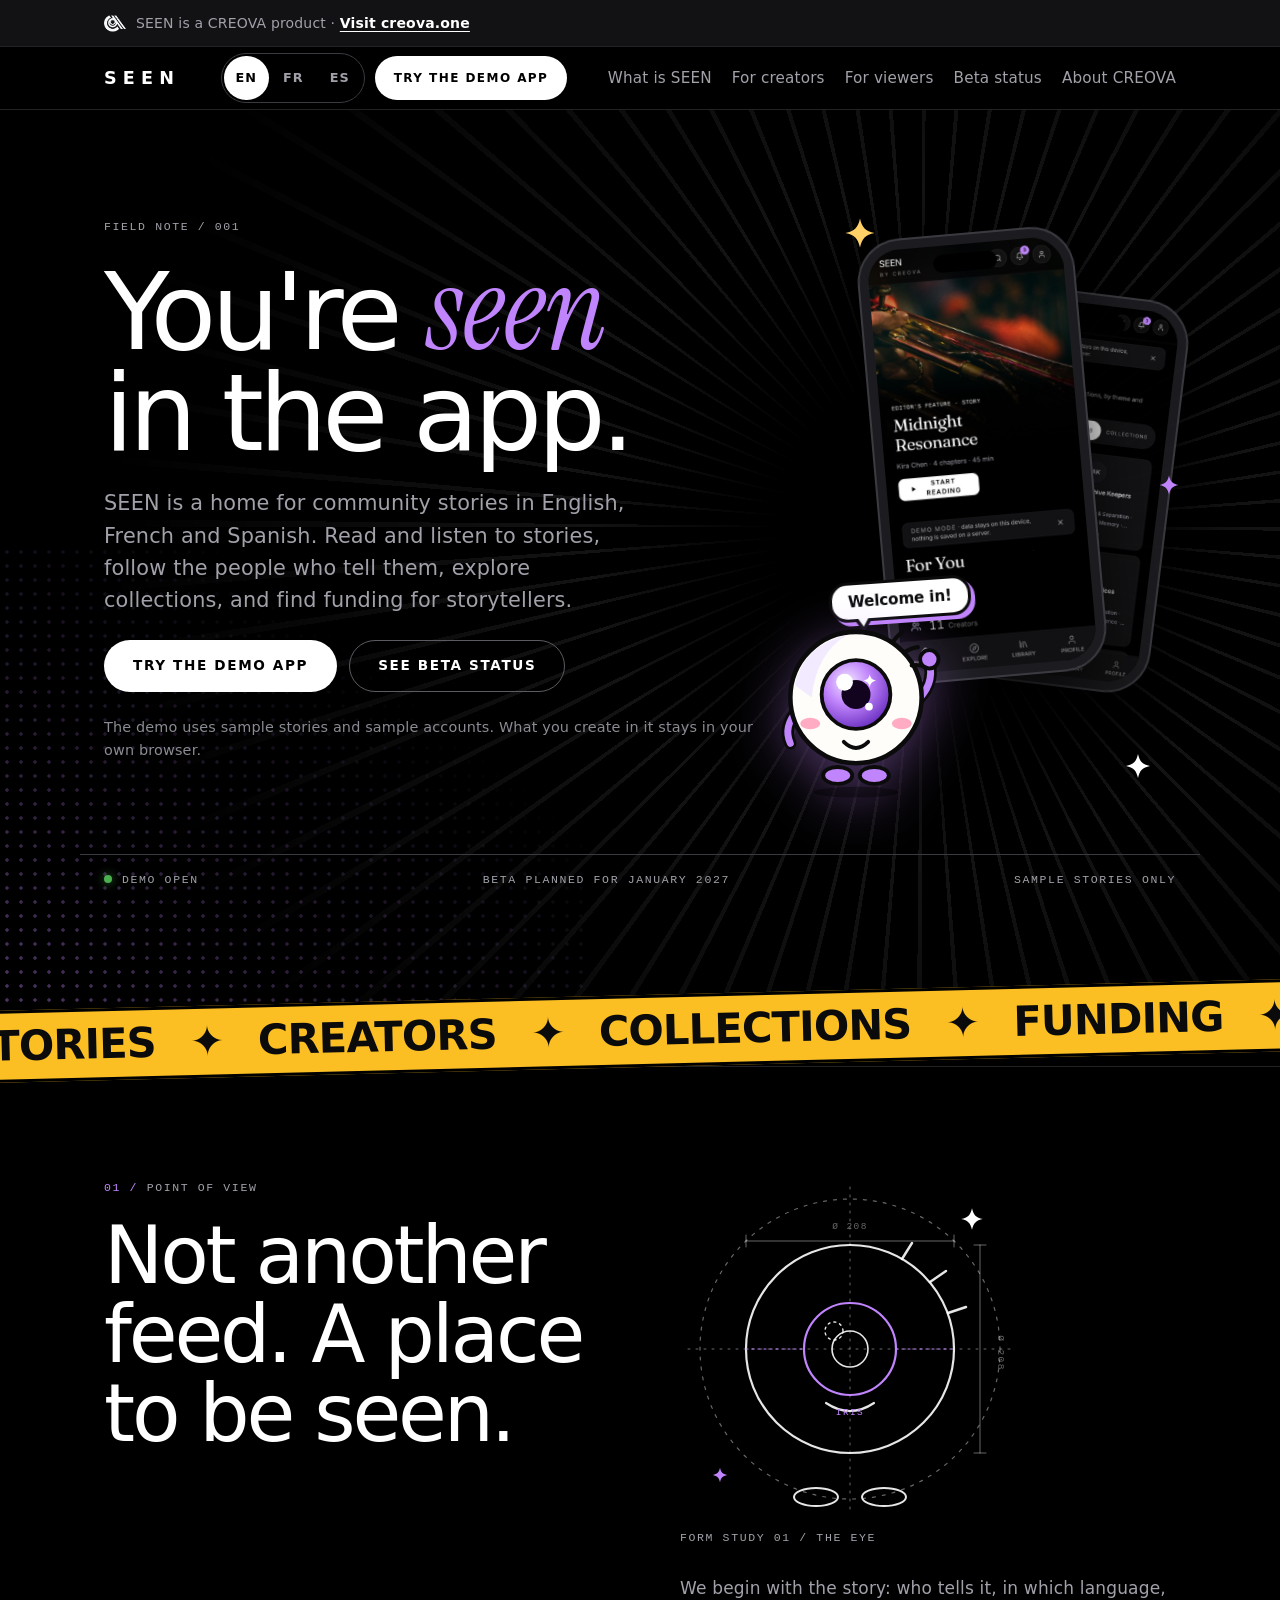
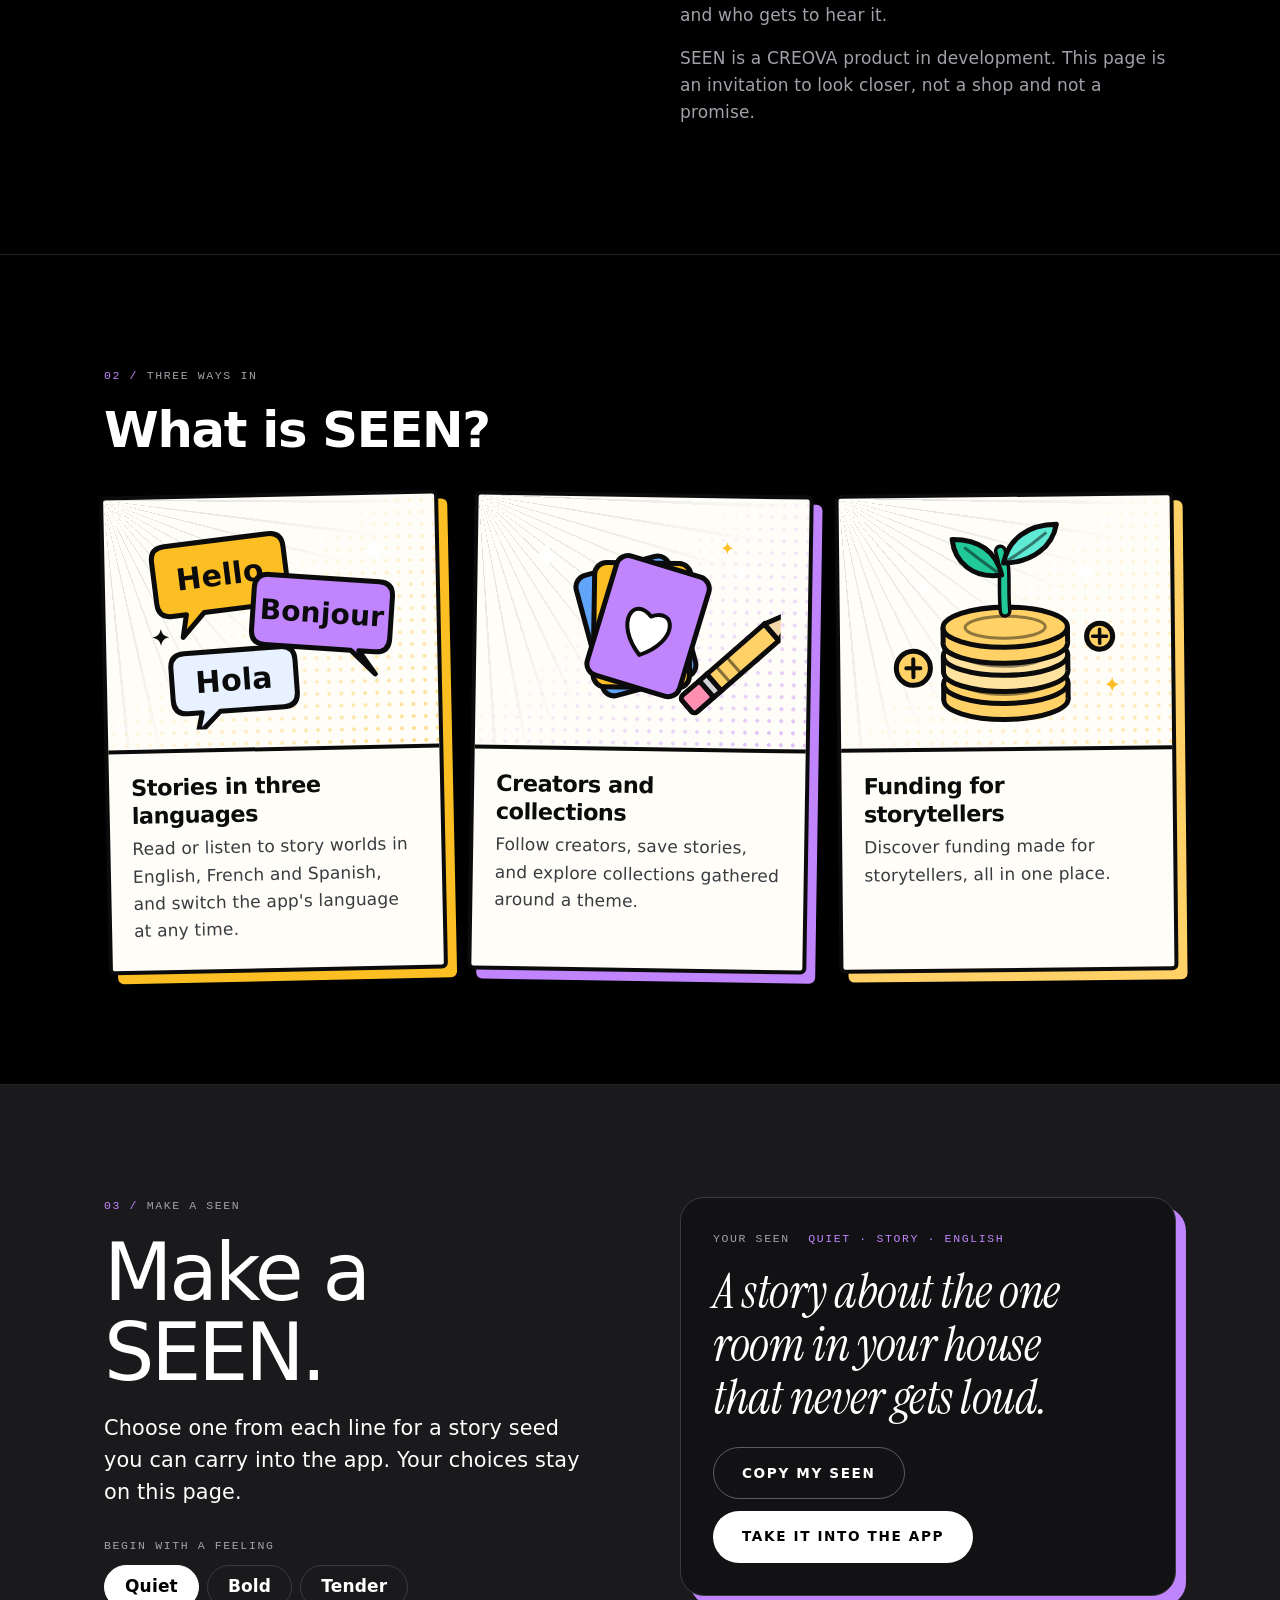
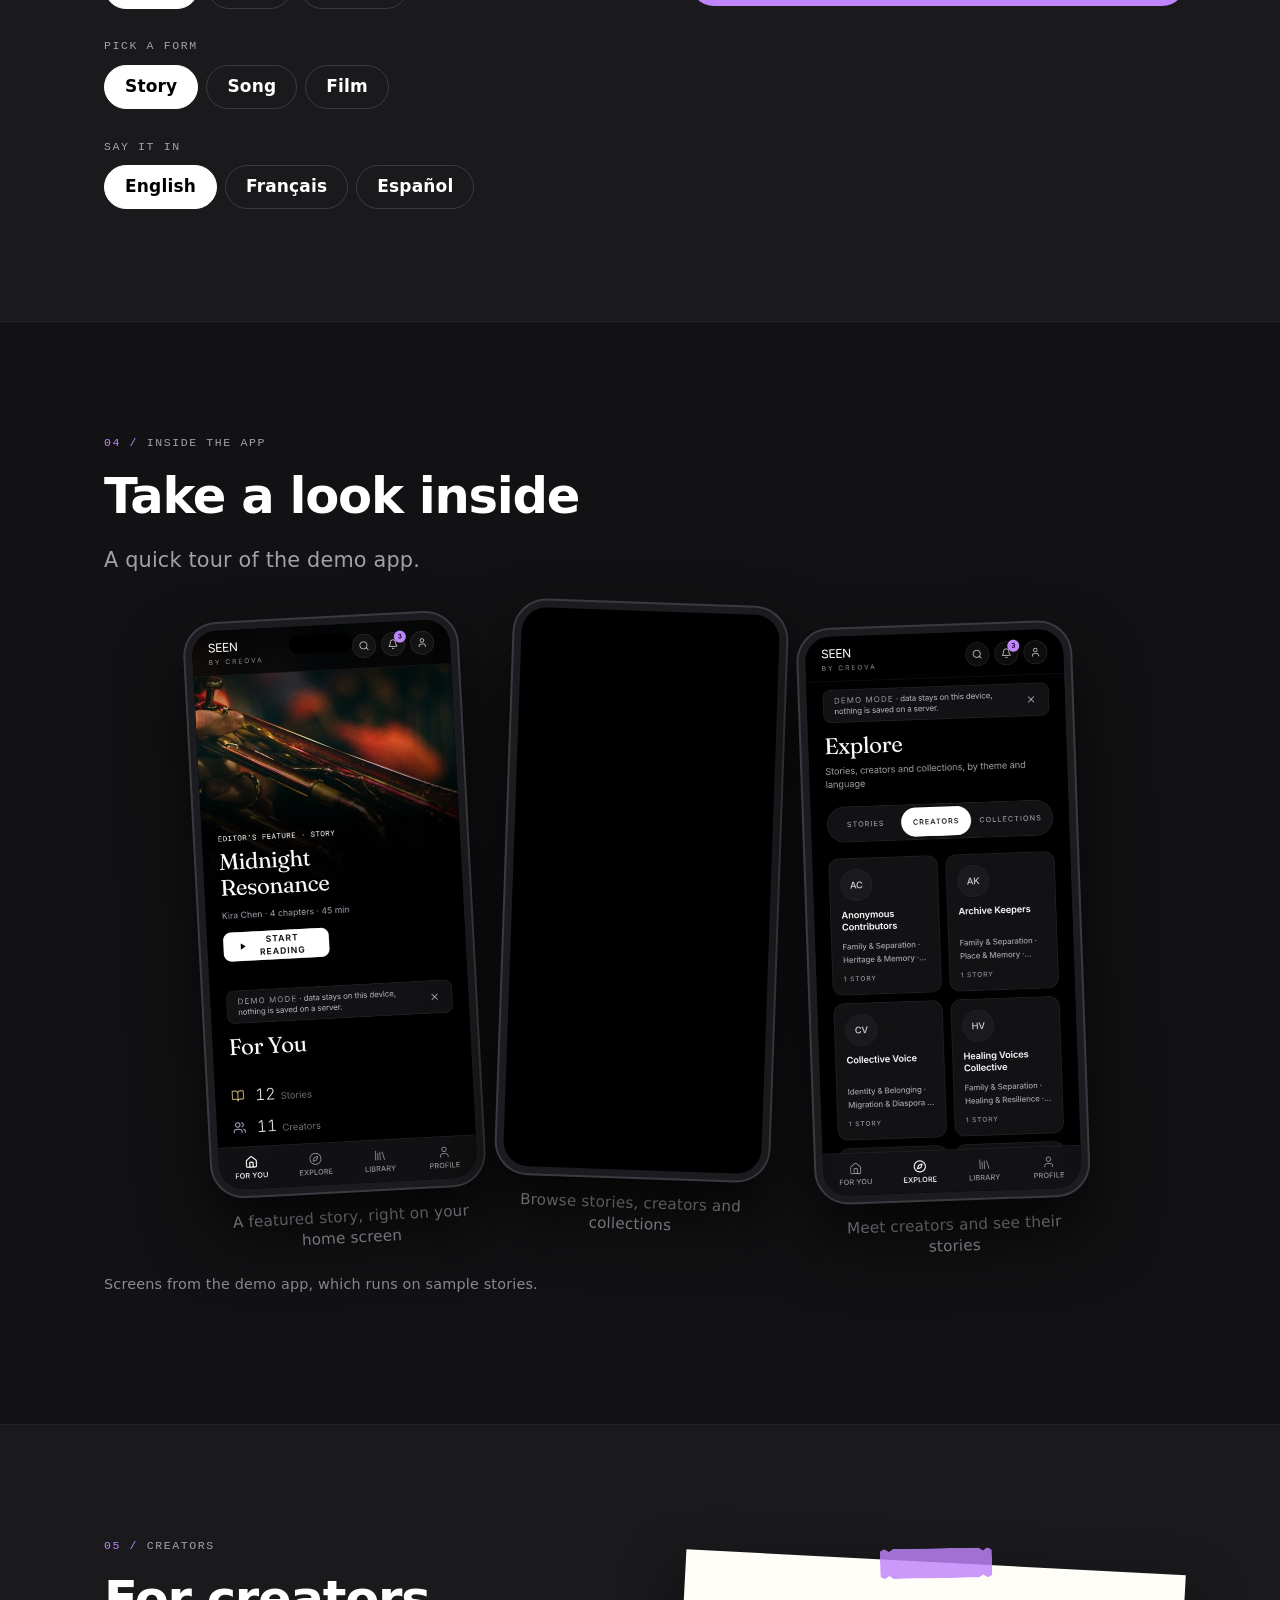
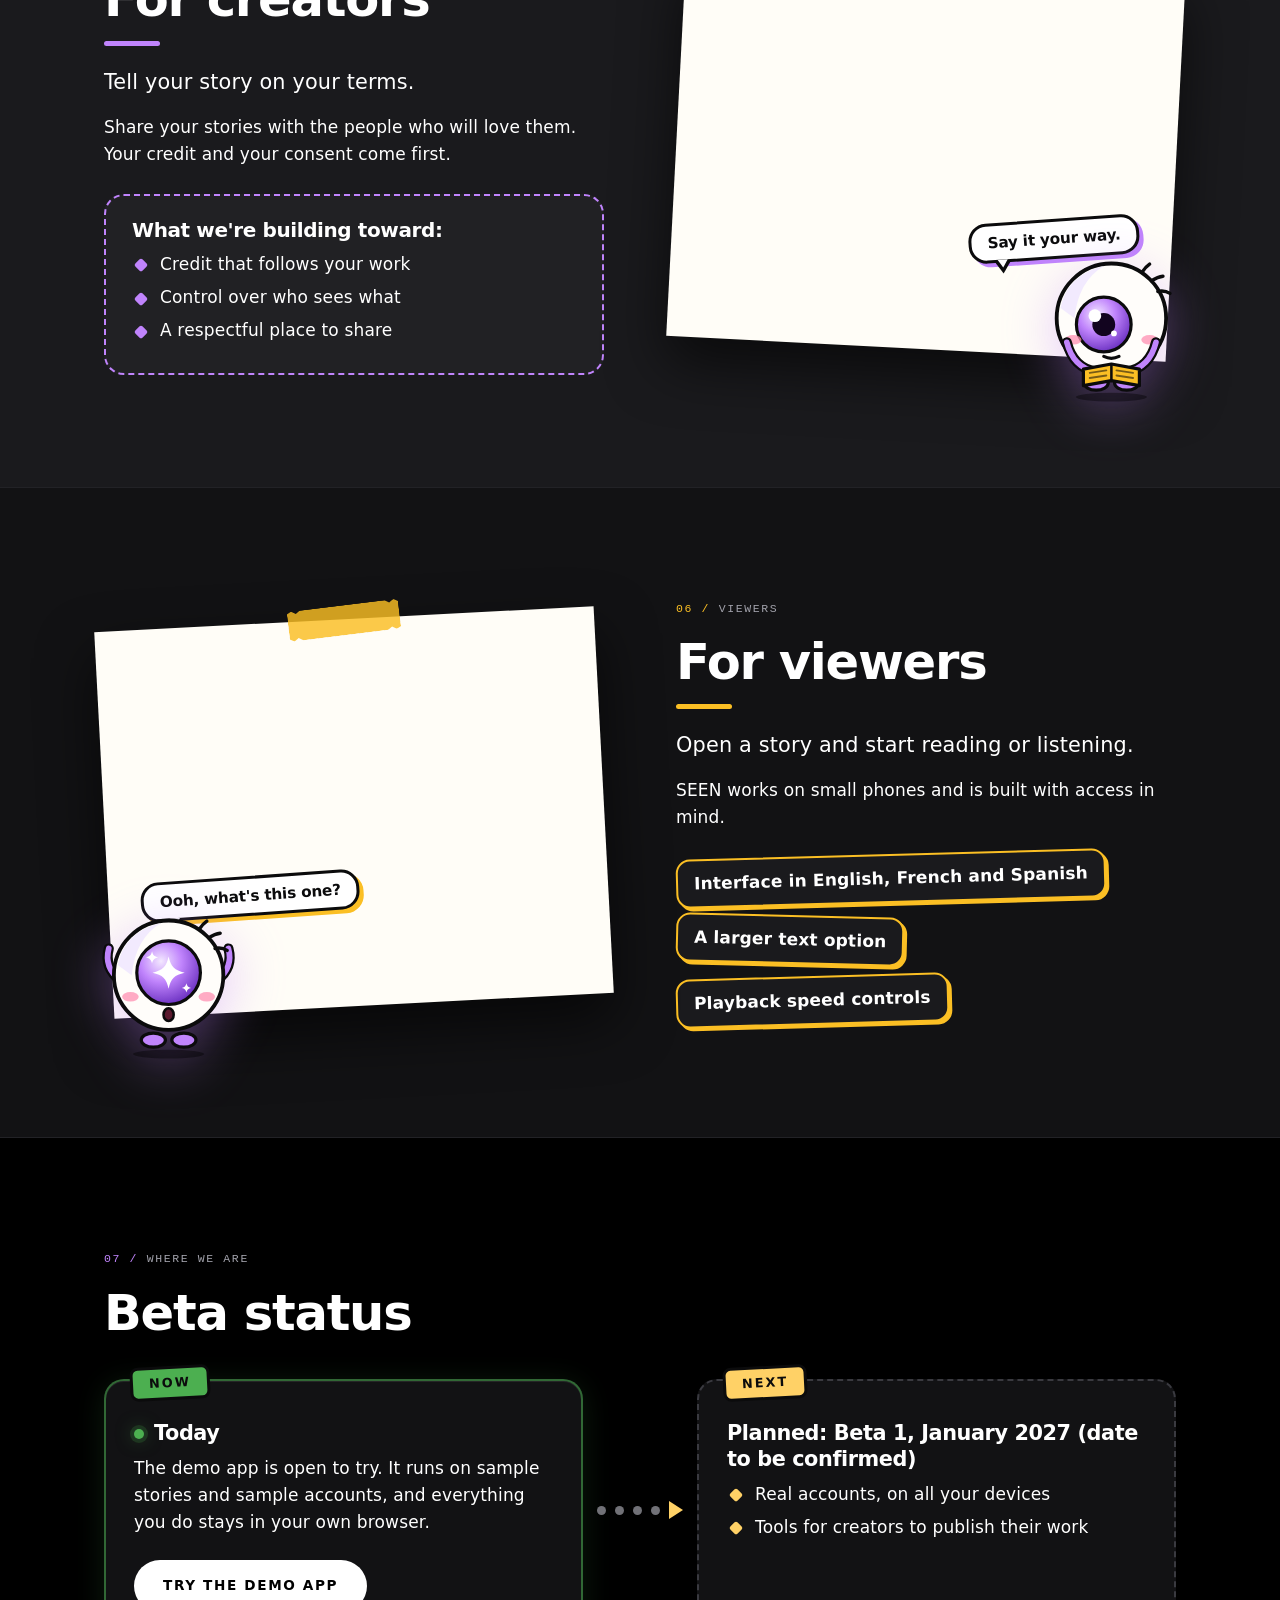
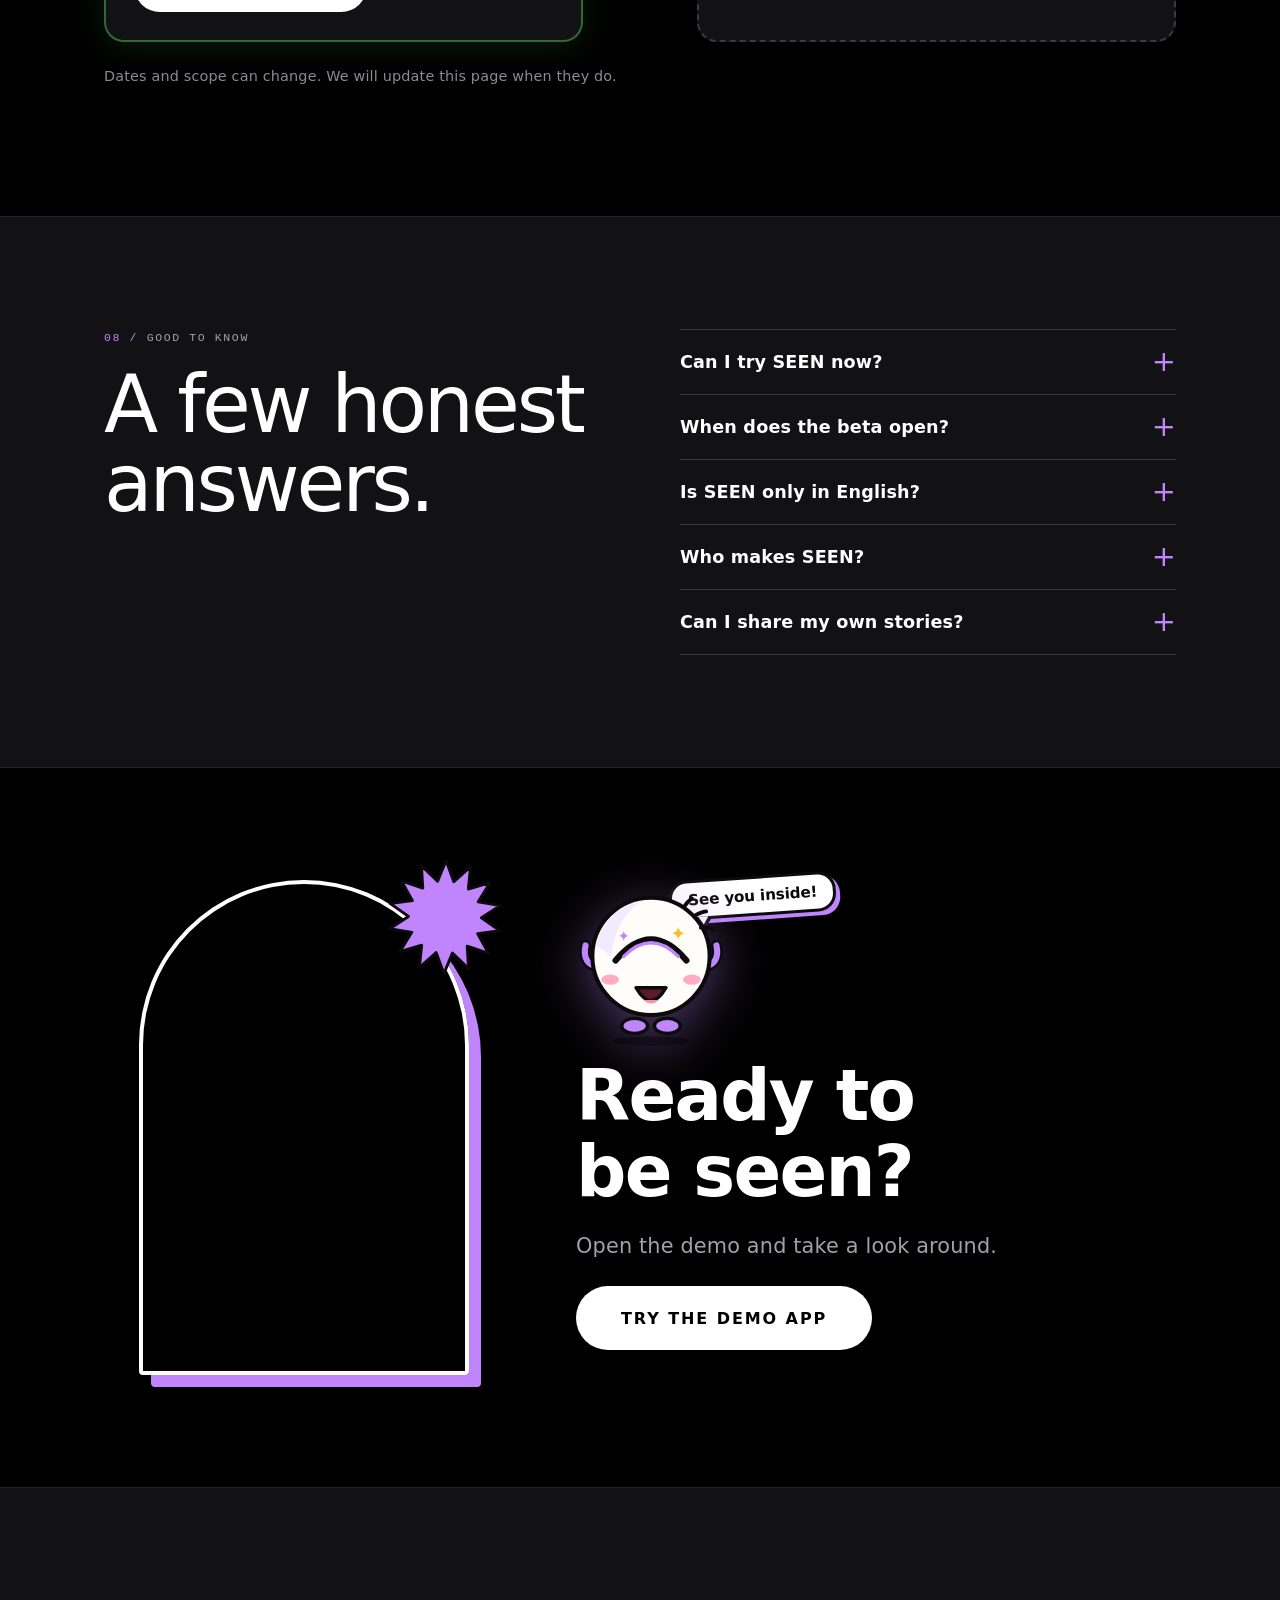
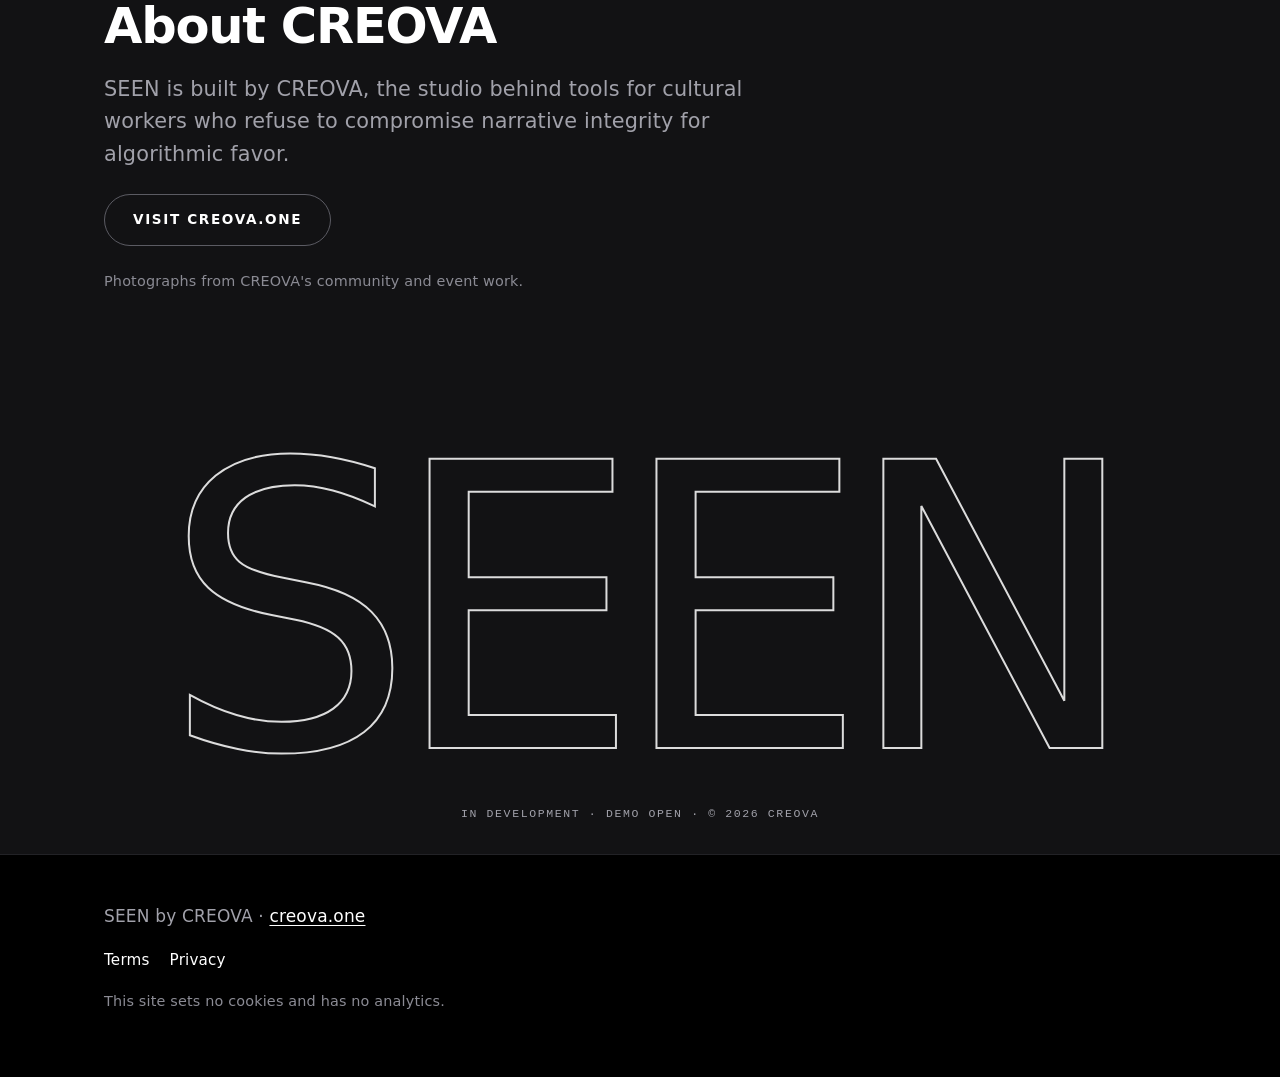
<file: index.html>
<!DOCTYPE html>
<html lang="en">
  <head>
    <meta charset="UTF-8" />
    <meta name="viewport" content="width=device-width, initial-scale=1" />
    <meta http-equiv="Content-Security-Policy" content="default-src 'none'; script-src 'self'; style-src 'self'; font-src 'self'; img-src 'self' data:; base-uri 'self'; form-action 'none'" />
    <meta name="referrer" content="strict-origin-when-cross-origin" />
    <title>SEEN: You're seen in the app</title>
    <meta name="description" content="SEEN is a home for community stories in English, French and Spanish. Read and listen to stories, follow creators, explore collections and find funding for storytellers." />
    <meta name="theme-color" content="#000000" />
    <link rel="icon" type="image/png" sizes="192x192" href="icons/icon-192.png" />
    <link rel="apple-touch-icon" href="icons/apple-touch-icon.png" />
    <meta name="apple-mobile-web-app-title" content="SEEN" />
    <meta property="og:type" content="website" />
    <meta property="og:site_name" content="SEEN by CREOVA" />
    <meta property="og:title" content="SEEN: You're seen in the app" />
    <meta property="og:description" content="SEEN is a home for community stories in English, French and Spanish. Read and listen to stories, follow creators, explore collections and find funding for storytellers." />
    <meta name="twitter:card" content="summary" />
    <meta property="og:image" content="https://seen.creova.one/icons/icon-512.png" />
    <link rel="alternate" hreflang="en" href="https://seen.creova.one/" />
    <link rel="alternate" hreflang="fr" href="https://seen.creova.one/fr/" />
    <link rel="alternate" hreflang="es" href="https://seen.creova.one/es/" />
    <link rel="alternate" hreflang="x-default" href="https://seen.creova.one/" />
    <link rel="canonical" href="https://seen.creova.one/" />
    <meta property="og:url" content="https://seen.creova.one/" />
    <link rel="preload" href="fonts/instrument-serif-latin-400-italic.woff2" as="font" type="font/woff2" crossorigin />
    <link rel="stylesheet" href="styles.css" />
    <script src="site.js" defer></script>
  </head>
  <body>
    <a class="skip" href="#main">Skip to content</a>
    <div class="creova-bar">
      <div class="wrap bar-row">
        <img src="creova-mark.png" alt="" width="22" height="17" />
        <p>SEEN is a CREOVA product · <a href="https://creova.one" rel="noopener">Visit creova.one</a></p>
      </div>
    </div>
    <header class="site-header">
      <div class="wrap header-row">
        <a class="wordmark" href="./" aria-label="SEEN">SEEN</a>
        <div class="header-tools">
          <nav aria-label="Language">
            <ul class="pill"><li><span aria-current="true" lang="en" aria-label="English">EN</span></li><li><a href="fr/" lang="fr" hreflang="fr" aria-label="Français">FR</a></li><li><a href="es/" lang="es" hreflang="es" aria-label="Español">ES</a></li></ul>
          </nav>
          <a class="btn btn-primary btn-small" href="https://seen-sigma-eight.vercel.app" rel="noopener">Try the demo app</a>
        </div>
        <nav class="main-nav" aria-label="Main">
          <ul class="nav">
            <li><a href="#what">What is SEEN</a></li>
            <li><a href="#creators">For creators</a></li>
            <li><a href="#viewers">For viewers</a></li>
            <li><a href="#beta">Beta status</a></li>
            <li><a href="https://creova.one" rel="noopener">About CREOVA</a></li>
          </ul>
        </nav>
      </div>
    </header>

    <main id="main">
      <section class="band band--black hero" aria-labelledby="hero-title">
        <div class="focus-lines" aria-hidden="true"></div>
        <div class="wrap hero-grid">
          <div class="hero-copy">
            <p class="mono field">Field note / 001</p>
            <h1 id="hero-title">You're <em>seen</em> in the app.</h1>
            <p class="lead">SEEN is a home for community stories in English, French and Spanish. Read and listen to stories, follow the people who tell them, explore collections, and find funding for storytellers.</p>
            <p class="actions">
              <a class="btn btn-primary" href="https://seen-sigma-eight.vercel.app" rel="noopener">Try the demo app</a>
              <a class="btn btn-ghost" href="#beta">See beta status</a>
            </p>
            <p class="note">The demo uses sample stories and sample accounts. What you create in it stays in your own browser.</p>
          </div>
          <div class="hero-stage">
            <div class="phone phone--back"><img src="img/app-creators.jpg" alt="The SEEN app's Explore screen on the Creators tab, showing creator cards with initials and story counts." width="508" height="1100" decoding="async" /></div>
            <div class="phone phone--front"><img src="img/app-home.jpg" alt="The SEEN app's For You screen: a featured story, Midnight Resonance by Kira Chen, with a Start reading button." width="508" height="1100" decoding="async" /></div>
            <div class="hero-mascot"><p class="bubble bubble--hero" aria-hidden="true">Welcome in!</p><svg class="mascot mascot--hello" viewBox="0 0 220 244" aria-hidden="true" focusable="false" xmlns="http://www.w3.org/2000/svg"><defs><radialGradient id="iris1" cx="38%" cy="32%" r="78%"><stop offset="0" stop-color="#f3e8ff"/><stop offset=".42" stop-color="#c084fc"/><stop offset="1" stop-color="#5b21b6"/></radialGradient></defs>
    <ellipse cx="110" cy="236" rx="56" ry="7" fill="#000" opacity=".4"/>
    <ellipse cx="86" cy="214" rx="19" ry="11" fill="#c084fc" stroke="#0b0b0c" stroke-width="5"/>
    <ellipse cx="134" cy="214" rx="19" ry="11" fill="#c084fc" stroke="#0b0b0c" stroke-width="5"/>
    <path class="wave" d="M186 120 Q214 96 206 66" fill="none" stroke="#0b0b0c" stroke-width="16" stroke-linecap="round"/><path class="wave" d="M186 120 Q214 96 206 66" fill="none" stroke="#c084fc" stroke-width="9" stroke-linecap="round"/><circle class="wave" cx="206" cy="62" r="12" fill="#c084fc" stroke="#0b0b0c" stroke-width="5"/><path d="M34 128 Q14 150 24 172" fill="none" stroke="#0b0b0c" stroke-width="16" stroke-linecap="round"/><path d="M34 128 Q14 150 24 172" fill="none" stroke="#c084fc" stroke-width="9" stroke-linecap="round"/>
    <circle cx="110" cy="112" r="86" fill="#fffdfa" stroke="#0b0b0c" stroke-width="6"/>
    <path d="M30 96 Q40 44 98 30 Q58 54 52 112 Z" fill="#efe7ff" opacity=".8"/>
    <g class="iris"><circle cx="110" cy="108" r="45" fill="url(#iris1)" stroke="#0b0b0c" stroke-width="5"/><circle cx="110" cy="108" r="19" fill="#12041f"/><circle cx="95" cy="92" r="11" fill="#fff"/><circle cx="127" cy="124" r="5" fill="#fff"/><path transform="translate(128 90) rotate(0) scale(0.7)" fill="#fff" d="M0 -12 C1.6 -4.5 4.5 -1.6 12 0 C4.5 1.6 1.6 4.5 0 12 C-1.6 4.5 -4.5 1.6 -12 0 C-4.5 -1.6 -1.6 -4.5 0 -12Z"/></g>
    <ellipse cx="50" cy="146" rx="13" ry="7.5" fill="#ff8fb1" opacity=".75"/>
    <ellipse cx="170" cy="146" rx="13" ry="7.5" fill="#ff8fb1" opacity=".75"/>
    <path d="M158 40 q6 -9 12 -13 M173 53 q10 -6 18 -7 M183 70 q11 -2 19 3" fill="none" stroke="#0b0b0c" stroke-width="5.5" stroke-linecap="round"/>
    <path d="M94 170 Q110 186 126 170" fill="none" stroke="#0b0b0c" stroke-width="5" stroke-linecap="round"/>
    
    </svg></div>
            <svg class="spark spark--a" viewBox="-14 -14 28 28" width="34" height="34" aria-hidden="true" focusable="false"><path transform="translate(0 0) rotate(0) scale(1)" fill="#ffd166" d="M0 -12 C1.6 -4.5 4.5 -1.6 12 0 C4.5 1.6 1.6 4.5 0 12 C-1.6 4.5 -4.5 1.6 -12 0 C-4.5 -1.6 -1.6 -4.5 0 -12Z"/></svg><svg class="spark spark--b" viewBox="-14 -14 28 28" width="22" height="22" aria-hidden="true" focusable="false"><path transform="translate(0 0) rotate(0) scale(1)" fill="#c084fc" d="M0 -12 C1.6 -4.5 4.5 -1.6 12 0 C4.5 1.6 1.6 4.5 0 12 C-1.6 4.5 -4.5 1.6 -12 0 C-4.5 -1.6 -1.6 -4.5 0 -12Z"/></svg><svg class="spark spark--c" viewBox="-14 -14 28 28" width="28" height="28" aria-hidden="true" focusable="false"><path transform="translate(0 0) rotate(0) scale(1)" fill="#fff" d="M0 -12 C1.6 -4.5 4.5 -1.6 12 0 C4.5 1.6 1.6 4.5 0 12 C-1.6 4.5 -4.5 1.6 -12 0 C-4.5 -1.6 -1.6 -4.5 0 -12Z"/></svg>
          </div>
        </div>
        <ul class="wrap statusbar mono"><li>Demo open</li><li>Beta planned for January 2027</li><li>Sample stories only</li></ul>
      </section>

      <div class="marquee" aria-hidden="true"><div class="marquee-track"><div class="marquee-group"><span>Stories</span><span>Creators</span><span>Collections</span><span>Funding</span><span>English</span><span>Français</span><span>Español</span></div><div class="marquee-group"><span>Stories</span><span>Creators</span><span>Collections</span><span>Funding</span><span>English</span><span>Français</span><span>Español</span></div></div></div>

      <section class="band band--black idea" aria-labelledby="idea-title">
        <div class="wrap idea-grid">
          <div>
            <p class="kicker mono">Point of view</p>
            <h2 id="idea-title" class="display">Not another feed. A place to be seen.</h2>
          </div>
          <div class="idea-side">
            <figure class="study"><svg class="study-art" viewBox="0 0 340 340" aria-hidden="true" focusable="false" xmlns="http://www.w3.org/2000/svg"><g fill="none" stroke-linecap="round">
      <circle cx="170" cy="170" r="150" stroke="rgba(255,255,255,.4)" stroke-width="1.2" stroke-dasharray="3 7"/>
      <path d="M170 8 V332 M8 170 H332" stroke="rgba(255,255,255,.4)" stroke-width="1" stroke-dasharray="2 6"/>
      <circle cx="170" cy="170" r="104" stroke="rgba(255,255,255,.9)" stroke-width="2.2"/>
      <circle cx="170" cy="170" r="46" stroke="#c084fc" stroke-width="2.2"/>
      <circle cx="170" cy="170" r="18" stroke="rgba(255,255,255,.9)" stroke-width="1.6"/>
      <circle cx="154" cy="152" r="9" stroke="rgba(255,255,255,.9)" stroke-width="1.4" stroke-dasharray="2 4"/>
      <path d="M222 80 L232 64 M250 103 L266 92 M268 134 L286 128" stroke="rgba(255,255,255,.9)" stroke-width="2.4"/>
      <path d="M146 224 q24 16 48 0" stroke="rgba(255,255,255,.9)" stroke-width="2.2"/>
      <ellipse cx="136" cy="318" rx="22" ry="9" stroke="rgba(255,255,255,.9)" stroke-width="2"/><ellipse cx="204" cy="318" rx="22" ry="9" stroke="rgba(255,255,255,.9)" stroke-width="2"/>
      <path d="M66 170 H124 M216 170 H274" stroke="#c084fc" stroke-width="1.2" stroke-dasharray="2 4"/>
      <path d="M66 62 H274" stroke="rgba(255,255,255,.4)" stroke-width="1"/><path d="M66 56 V68 M274 56 V68" stroke="rgba(255,255,255,.4)" stroke-width="1"/>
      <path d="M300 66 V274" stroke="rgba(255,255,255,.4)" stroke-width="1"/><path d="M294 66 H306 M294 274 H306" stroke="rgba(255,255,255,.4)" stroke-width="1"/>
    </g>
    <g fill="rgba(255,255,255,.9)" font-size="9.5" letter-spacing="1.4" class="mono-svg">
      <text x="170" y="50" text-anchor="middle" fill="rgba(255,255,255,.4)">&#216; 208</text>
      <text x="318" y="174" text-anchor="middle" fill="rgba(255,255,255,.4)" transform="rotate(90 318 174)">&#216; 208</text>
      <text x="170" y="236" text-anchor="middle" fill="#c084fc">IRIS</text>
      
    </g>
    <path transform="translate(292 40) rotate(0) scale(0.9)" fill="#fff" d="M0 -12 C1.6 -4.5 4.5 -1.6 12 0 C4.5 1.6 1.6 4.5 0 12 C-1.6 4.5 -4.5 1.6 -12 0 C-4.5 -1.6 -1.6 -4.5 0 -12Z"/><path transform="translate(40 296) rotate(0) scale(0.6)" fill="#c084fc" d="M0 -12 C1.6 -4.5 4.5 -1.6 12 0 C4.5 1.6 1.6 4.5 0 12 C-1.6 4.5 -4.5 1.6 -12 0 C-4.5 -1.6 -1.6 -4.5 0 -12Z"/></svg><figcaption class="mono">Form study 01 / The eye</figcaption></figure>
            <p>We begin with the story: who tells it, in which language, and who gets to hear it.</p>
            <p>SEEN is a CREOVA product in development. This page is an invitation to look closer, not a shop and not a promise.</p>
          </div>
        </div>
      </section>

      <section id="what" class="band band--black" aria-labelledby="what-title">
        <div class="wrap">
          <p class="kicker mono">Three ways in</p>
          <h2 id="what-title">What is SEEN?</h2>
          <div class="panels">
            <article class="mpanel mpanel--story">
              <div class="paper"><div class="tone" aria-hidden="true"></div><svg class="spot spot--lang" viewBox="0 0 260 210" aria-hidden="true" focusable="false" xmlns="http://www.w3.org/2000/svg"><g transform="rotate(-6 80 57)"><path d="M28 22 H132 Q146 22 146 36 V78 Q146 92 132 92 H60 L36 114 L42 92 H28 Q14 92 14 78 V36 Q14 22 28 22 Z" fill="#fbbf24" stroke="#0b0b0c" stroke-width="5" stroke-linejoin="round"/><text x="80" y="67.2" text-anchor="middle" font-size="30" font-weight="800" fill="#0b0b0c" class="spot-text">Hello</text></g><g transform="rotate(5 181 97)"><path d="M126 62 H236 Q250 62 250 76 V118 Q250 132 236 132 H220 L238 154 L212 132 H126 Q112 132 112 118 V76 Q112 62 126 62 Z" fill="#c084fc" stroke="#0b0b0c" stroke-width="5" stroke-linejoin="round"/><text x="181" y="106.52" text-anchor="middle" font-size="28" font-weight="800" fill="#0b0b0c" class="spot-text">Bonjour</text></g><g transform="rotate(-3 92 162)"><path d="M44 132 H140 Q154 132 154 146 V178 Q154 192 140 192 H76 L52 214 L58 192 H44 Q30 192 30 178 V146 Q30 132 44 132 Z" fill="#e8f1ff" stroke="#0b0b0c" stroke-width="5" stroke-linejoin="round"/><text x="92" y="172.2" text-anchor="middle" font-size="30" font-weight="800" fill="#0b0b0c" class="spot-text">Hola</text></g>
       <path transform="translate(236 36) rotate(0) scale(1.1)" fill="#fff" d="M0 -12 C1.6 -4.5 4.5 -1.6 12 0 C4.5 1.6 1.6 4.5 0 12 C-1.6 4.5 -4.5 1.6 -12 0 C-4.5 -1.6 -1.6 -4.5 0 -12Z"/><path transform="translate(20 118) rotate(0) scale(0.7)" fill="#0b0b0c" d="M0 -12 C1.6 -4.5 4.5 -1.6 12 0 C4.5 1.6 1.6 4.5 0 12 C-1.6 4.5 -4.5 1.6 -12 0 C-4.5 -1.6 -1.6 -4.5 0 -12Z"/></svg></div>
              <div class="caption"><h3>Stories in three languages</h3><p>Read or listen to story worlds in English, French and Spanish, and switch the app's language at any time.</p></div>
            </article>
            <article class="mpanel mpanel--creator">
              <div class="paper"><div class="tone" aria-hidden="true"></div><svg class="spot spot--create" viewBox="0 0 260 210" aria-hidden="true" focusable="false" xmlns="http://www.w3.org/2000/svg"><g transform="rotate(-16 130 130)"><rect x="82" y="46" width="96" height="124" rx="12" fill="#60a5fa" stroke="#0b0b0c" stroke-width="5"/><circle cx="130" cy="92" r="14" fill="#fff" stroke="#0b0b0c" stroke-width="4"/><path d="M102 150 Q130 116 158 150" fill="#fff" stroke="#0b0b0c" stroke-width="4"/></g>
       <g transform="rotate(0 130 130)"><rect x="82" y="46" width="96" height="124" rx="12" fill="#fbbf24" stroke="#0b0b0c" stroke-width="5"/><path d="M130 76 l8 18 20 2 -15 13 5 20 -18 -10 -18 10 5 -20 -15 -13 20 -2 Z" fill="#fff" stroke="#0b0b0c" stroke-width="4" stroke-linejoin="round"/></g>
       <g transform="rotate(16 130 130)"><rect x="82" y="46" width="96" height="124" rx="12" fill="#c084fc" stroke="#0b0b0c" stroke-width="5"/><path d="M130 138 C96 114 108 82 130 98 C152 82 164 114 130 138 Z" fill="#fff" stroke="#0b0b0c" stroke-width="4" stroke-linejoin="round"/></g>
       <g transform="translate(176 188) rotate(-42)"><rect x="0" y="-11" width="26" height="22" rx="4" fill="#ff8fb1" stroke="#0b0b0c" stroke-width="5"/><rect x="26" y="-11" width="10" height="22" fill="#d4d4d8" stroke="#0b0b0c" stroke-width="5"/><rect x="36" y="-11" width="76" height="22" fill="#ffd166" stroke="#0b0b0c" stroke-width="5"/><path d="M48 -11 V11 M62 -11 V11" stroke="#0b0b0c" stroke-width="3" opacity=".5"/><path d="M112 -11 L146 0 L112 11 Z" fill="#f3d6a5" stroke="#0b0b0c" stroke-width="5" stroke-linejoin="round"/><path d="M134 -4 L146 0 L134 4 Z" fill="#0b0b0c"/></g>
       <path transform="translate(34 40) rotate(0) scale(1.1)" fill="#fff" d="M0 -12 C1.6 -4.5 4.5 -1.6 12 0 C4.5 1.6 1.6 4.5 0 12 C-1.6 4.5 -4.5 1.6 -12 0 C-4.5 -1.6 -1.6 -4.5 0 -12Z"/><path transform="translate(228 54) rotate(0) scale(0.8)" fill="#fff" d="M0 -12 C1.6 -4.5 4.5 -1.6 12 0 C4.5 1.6 1.6 4.5 0 12 C-1.6 4.5 -4.5 1.6 -12 0 C-4.5 -1.6 -1.6 -4.5 0 -12Z"/><path transform="translate(214 30) rotate(0) scale(0.5)" fill="#fbbf24" d="M0 -12 C1.6 -4.5 4.5 -1.6 12 0 C4.5 1.6 1.6 4.5 0 12 C-1.6 4.5 -4.5 1.6 -12 0 C-4.5 -1.6 -1.6 -4.5 0 -12Z"/></svg></div>
              <div class="caption"><h3>Creators and collections</h3><p>Follow creators, save stories, and explore collections gathered around a theme.</p></div>
            </article>
            <article class="mpanel mpanel--funding">
              <div class="paper"><div class="tone" aria-hidden="true"></div><svg class="spot spot--fund" viewBox="0 0 260 210" aria-hidden="true" focusable="false" xmlns="http://www.w3.org/2000/svg"><ellipse cx="130" cy="182" rx="62" ry="20" fill="#ffd166" stroke="#0b0b0c" stroke-width="5"/><rect x="68" y="166" width="124" height="16" fill="#ffd166"/><path d="M68 166 V182 M192 166 V182" stroke="#0b0b0c" stroke-width="5"/><ellipse cx="130" cy="166" rx="62" ry="20" fill="#ffd166" stroke="#0b0b0c" stroke-width="5"/><ellipse cx="130" cy="166" rx="40" ry="11" fill="none" stroke="#0b0b0c" stroke-width="3" opacity=".45"/><ellipse cx="130" cy="154" rx="62" ry="20" fill="#ffe29e" stroke="#0b0b0c" stroke-width="5"/><rect x="68" y="138" width="124" height="16" fill="#ffe29e"/><path d="M68 138 V154 M192 138 V154" stroke="#0b0b0c" stroke-width="5"/><ellipse cx="130" cy="138" rx="62" ry="20" fill="#ffe29e" stroke="#0b0b0c" stroke-width="5"/><ellipse cx="130" cy="138" rx="40" ry="11" fill="none" stroke="#0b0b0c" stroke-width="3" opacity=".45"/><ellipse cx="130" cy="126" rx="62" ry="20" fill="#ffd166" stroke="#0b0b0c" stroke-width="5"/><rect x="68" y="110" width="124" height="16" fill="#ffd166"/><path d="M68 110 V126 M192 110 V126" stroke="#0b0b0c" stroke-width="5"/><ellipse cx="130" cy="110" rx="62" ry="20" fill="#ffd166" stroke="#0b0b0c" stroke-width="5"/><ellipse cx="130" cy="110" rx="40" ry="11" fill="none" stroke="#0b0b0c" stroke-width="3" opacity=".45"/>
     <path d="M130 94 C128 68 132 52 126 34" fill="none" stroke="#0b0b0c" stroke-width="13" stroke-linecap="round"/><path d="M130 94 C128 68 132 52 126 34" fill="none" stroke="#20c997" stroke-width="6" stroke-linecap="round"/>
     <path d="M127 58 C98 62 80 44 78 22 C104 22 122 34 127 58 Z" fill="#20c997" stroke="#0b0b0c" stroke-width="5" stroke-linejoin="round"/><path d="M129 46 C158 46 178 30 182 8 C154 8 134 22 129 46 Z" fill="#5eead4" stroke="#0b0b0c" stroke-width="5" stroke-linejoin="round"/>
     <path d="M127 58 C112 48 100 38 90 30 M129 46 C146 36 160 26 172 16" stroke="#0b0b0c" stroke-width="3" fill="none" opacity=".5"/>
     <circle cx="38" cy="150" r="17" fill="#ffd166" stroke="#0b0b0c" stroke-width="5"/><path d="M38 141 v18 M31 150 h14" stroke="#0b0b0c" stroke-width="4" stroke-linecap="round"/><circle cx="224" cy="120" r="13" fill="#ffd166" stroke="#0b0b0c" stroke-width="5"/><path d="M224 113 v14 M217 120 h14" stroke="#0b0b0c" stroke-width="3.5" stroke-linecap="round"/>
     <path transform="translate(212 56) rotate(0) scale(1)" fill="#fff" d="M0 -12 C1.6 -4.5 4.5 -1.6 12 0 C4.5 1.6 1.6 4.5 0 12 C-1.6 4.5 -4.5 1.6 -12 0 C-4.5 -1.6 -1.6 -4.5 0 -12Z"/><path transform="translate(48 70) rotate(0) scale(0.7)" fill="#fff" d="M0 -12 C1.6 -4.5 4.5 -1.6 12 0 C4.5 1.6 1.6 4.5 0 12 C-1.6 4.5 -4.5 1.6 -12 0 C-4.5 -1.6 -1.6 -4.5 0 -12Z"/><path transform="translate(236 168) rotate(0) scale(0.6)" fill="#fbbf24" d="M0 -12 C1.6 -4.5 4.5 -1.6 12 0 C4.5 1.6 1.6 4.5 0 12 C-1.6 4.5 -4.5 1.6 -12 0 C-4.5 -1.6 -1.6 -4.5 0 -12Z"/></svg></div>
              <div class="caption"><h3>Funding for storytellers</h3><p>Discover funding made for storytellers, all in one place.</p></div>
            </article>
          </div>
        </div>
      </section>

      <section id="make" class="band band--elevated make" aria-labelledby="make-title" data-make>
        <div class="wrap make-grid">
          <div>
            <p class="kicker mono">Make a SEEN</p>
            <h2 id="make-title" class="display">Make a SEEN.</h2>
            <p class="lead">Choose one from each line for a story seed you can carry into the app. Your choices stay on this page.</p>
            <div class="make-controls" data-controls hidden>
              <fieldset><legend class="mono">Begin with a feeling</legend><div class="opts"><label class="opt"><input type="radio" name="feeling" value="0" checked /><span>Quiet</span></label><label class="opt"><input type="radio" name="feeling" value="1" /><span>Bold</span></label><label class="opt"><input type="radio" name="feeling" value="2" /><span>Tender</span></label></div></fieldset>
              <fieldset><legend class="mono">Pick a form</legend><div class="opts"><label class="opt"><input type="radio" name="form" value="0" checked /><span>Story</span></label><label class="opt"><input type="radio" name="form" value="1" /><span>Song</span></label><label class="opt"><input type="radio" name="form" value="2" /><span>Film</span></label></div></fieldset>
              <fieldset><legend class="mono">Say it in</legend><div class="opts"><label class="opt"><input type="radio" name="lang" value="0" checked /><span>English</span></label><label class="opt"><input type="radio" name="lang" value="1" /><span>Français</span></label><label class="opt"><input type="radio" name="lang" value="2" /><span>Español</span></label></div></fieldset>
            </div>
          </div>
          <div class="make-card">
            <p class="mono make-label">Your SEEN <span data-tags>Quiet · Story · English</span></p>
            <p class="seed" data-output lang="en" aria-live="polite">A story about the one room in your house that never gets loud.</p>
            <p class="note" data-fallback>Here is one to start with.</p>
            <p class="actions">
              <button type="button" class="btn btn-ghost" data-copy data-done="Copied" hidden>Copy my SEEN</button>
              <a class="btn btn-primary" href="https://seen-sigma-eight.vercel.app" rel="noopener">Take it into the app</a>
            </p>
          </div>
        </div>
        <ul data-seeds hidden><li data-seed="en-0-0" lang="en">A story about the one room in your house that never gets loud.</li><li data-seed="en-0-1" lang="en">A song for the hour just before everyone wakes.</li><li data-seed="en-0-2" lang="en">A film that is only the light moving across one kitchen table.</li><li data-seed="en-1-0" lang="en">A story that begins with you saying the thing out loud.</li><li data-seed="en-1-1" lang="en">A song that takes up the whole street.</li><li data-seed="en-1-2" lang="en">A film whose first shot is the last thing anyone expected.</li><li data-seed="en-2-0" lang="en">A story about someone who remembers your name correctly.</li><li data-seed="en-2-1" lang="en">A song for the person who stayed.</li><li data-seed="en-2-2" lang="en">A film made of hands: cooking, mending, waving goodbye.</li><li data-seed="fr-0-0" lang="fr">Une histoire sur la seule pièce de la maison qui ne devient jamais bruyante.</li><li data-seed="fr-0-1" lang="fr">Une chanson pour l'heure juste avant que tout le monde se réveille.</li><li data-seed="fr-0-2" lang="fr">Un film qui n'est que la lumière qui traverse une table de cuisine.</li><li data-seed="fr-1-0" lang="fr">Une histoire qui commence par vous, qui dites la chose à voix haute.</li><li data-seed="fr-1-1" lang="fr">Une chanson qui prend toute la rue.</li><li data-seed="fr-1-2" lang="fr">Un film dont le premier plan est ce que personne n'attendait.</li><li data-seed="fr-2-0" lang="fr">Une histoire sur quelqu'un qui retient correctement votre nom.</li><li data-seed="fr-2-1" lang="fr">Une chanson pour la personne qui est restée.</li><li data-seed="fr-2-2" lang="fr">Un film fait de mains : qui cuisinent, qui réparent, qui disent au revoir.</li><li data-seed="es-0-0" lang="es">Una historia sobre la única habitación de tu casa que nunca se pone ruidosa.</li><li data-seed="es-0-1" lang="es">Una canción para la hora justo antes de que todos despierten.</li><li data-seed="es-0-2" lang="es">Una película que es solo la luz cruzando una mesa de cocina.</li><li data-seed="es-1-0" lang="es">Una historia que empieza contigo diciendo la cosa en voz alta.</li><li data-seed="es-1-1" lang="es">Una canción que ocupa toda la calle.</li><li data-seed="es-1-2" lang="es">Una película cuyo primer plano es lo que nadie esperaba.</li><li data-seed="es-2-0" lang="es">Una historia sobre alguien que recuerda bien tu nombre.</li><li data-seed="es-2-1" lang="es">Una canción para la persona que se quedó.</li><li data-seed="es-2-2" lang="es">Una película hecha de manos: cocinando, remendando, diciendo adiós.</li></ul>
      </section>

      <section class="band band--surface tour" aria-labelledby="tour-title">
        <div class="wrap">
          <p class="kicker mono">Inside the app</p>
          <h2 id="tour-title">Take a look inside</h2>
          <p class="lead">A quick tour of the demo app.</p>
          <div class="shots">
            <figure class="shot shot--1"><div class="phone "><img src="img/app-home.jpg" alt="The SEEN app's For You screen: a featured story, Midnight Resonance by Kira Chen, with a Start reading button." width="508" height="1100" loading="lazy" decoding="async" /></div><figcaption>A featured story, right on your home screen</figcaption></figure>
            <figure class="shot shot--2"><div class="phone "><img src="img/app-explore.jpg" alt="The SEEN app's Explore screen with Stories, Creators and Collections tabs and a featured story." width="508" height="1100" loading="lazy" decoding="async" /></div><figcaption>Browse stories, creators and collections</figcaption></figure>
            <figure class="shot shot--3"><div class="phone "><img src="img/app-creators.jpg" alt="The SEEN app's Explore screen on the Creators tab, showing creator cards with initials and story counts." width="508" height="1100" loading="lazy" decoding="async" /></div><figcaption>Meet creators and see their stories</figcaption></figure>
          </div>
          <p class="note">Screens from the demo app, which runs on sample stories.</p>
        </div>
      </section>

      <section id="creators" class="band band--elevated band--creator" aria-labelledby="creators-title">
        <div class="wrap split">
          <div>
            <p class="kicker mono">Creators</p>
            <h2 id="creators-title">For creators</h2>
            <p class="lead">Tell your story on your terms.</p>
            <p>Share your stories with the people who will love them. Your credit and your consent come first.</p>
            <div class="quest-card">
              <h3>What we're building toward:</h3>
              <ul><li>Credit that follows your work</li><li>Control over who sees what</li><li>A respectful place to share</li></ul>
            </div>
          </div>
          <figure class="polaroid polaroid--a">
            <span class="tape" aria-hidden="true"></span>
            <img src="img/creators-laptop.jpg" alt="A woman laughing as she looks up from a laptop in a community lounge with bookshelves behind her." width="960" height="639" loading="lazy" decoding="async" />
            <div class="figure-mascot"><p class="bubble " aria-hidden="true">Say it your way.</p><svg class="mascot mascot--read" viewBox="0 0 220 244" aria-hidden="true" focusable="false" xmlns="http://www.w3.org/2000/svg"><defs><radialGradient id="iris2" cx="38%" cy="32%" r="78%"><stop offset="0" stop-color="#f3e8ff"/><stop offset=".42" stop-color="#c084fc"/><stop offset="1" stop-color="#5b21b6"/></radialGradient></defs>
    <ellipse cx="110" cy="236" rx="56" ry="7" fill="#000" opacity=".4"/>
    <ellipse cx="86" cy="214" rx="19" ry="11" fill="#c084fc" stroke="#0b0b0c" stroke-width="5"/>
    <ellipse cx="134" cy="214" rx="19" ry="11" fill="#c084fc" stroke="#0b0b0c" stroke-width="5"/>
    
    <circle cx="110" cy="112" r="86" fill="#fffdfa" stroke="#0b0b0c" stroke-width="6"/>
    <path d="M30 96 Q40 44 98 30 Q58 54 52 112 Z" fill="#efe7ff" opacity=".8"/>
    <g class="iris" transform="translate(-12 14)"><circle cx="110" cy="108" r="43" fill="url(#iris2)" stroke="#0b0b0c" stroke-width="5"/><circle cx="110" cy="108" r="18" fill="#12041f"/><circle cx="96" cy="94" r="10" fill="#fff"/><circle cx="126" cy="122" r="4.5" fill="#fff"/></g>
    <ellipse cx="50" cy="146" rx="13" ry="7.5" fill="#ff8fb1" opacity=".75"/>
    <ellipse cx="170" cy="146" rx="13" ry="7.5" fill="#ff8fb1" opacity=".75"/>
    <path d="M158 40 q6 -9 12 -13 M173 53 q10 -6 18 -7 M183 70 q11 -2 19 3" fill="none" stroke="#0b0b0c" stroke-width="5.5" stroke-linecap="round"/>
    <path d="M98 172 Q110 178 122 172" fill="none" stroke="#0b0b0c" stroke-width="5" stroke-linecap="round"/>
    <path d="M40 150 Q50 190 86 196" fill="none" stroke="#0b0b0c" stroke-width="16" stroke-linecap="round"/><path d="M40 150 Q50 190 86 196" fill="none" stroke="#c084fc" stroke-width="9" stroke-linecap="round"/><path d="M180 150 Q170 190 134 196" fill="none" stroke="#0b0b0c" stroke-width="16" stroke-linecap="round"/><path d="M180 150 Q170 190 134 196" fill="none" stroke="#c084fc" stroke-width="9" stroke-linecap="round"/>
    <g transform="translate(110 198)"><path d="M-44 -6 L0 -14 L44 -6 L44 20 L0 12 L-44 20 Z" fill="#fbbf24" stroke="#0b0b0c" stroke-width="5" stroke-linejoin="round"/><path d="M0 -14 L0 12" stroke="#0b0b0c" stroke-width="4"/><path d="M-34 0 L-8 -4 M-34 8 L-8 4 M8 -4 L34 0 M8 4 L34 8" stroke="#0b0b0c" stroke-width="3" stroke-linecap="round" opacity=".55"/></g></svg></div>
          </figure>
        </div>
      </section>

      <section id="viewers" class="band band--surface band--story" aria-labelledby="viewers-title">
        <div class="wrap split split--flip">
          <div>
            <p class="kicker mono">Viewers</p>
            <h2 id="viewers-title">For viewers</h2>
            <p class="lead">Open a story and start reading or listening.</p>
            <p>SEEN works on small phones and is built with access in mind.</p>
            <ul class="chips"><li>Interface in English, French and Spanish</li><li>A larger text option</li><li>Playback speed controls</li></ul>
          </div>
          <figure class="polaroid polaroid--b">
            <span class="tape" aria-hidden="true"></span>
            <img src="img/viewers-chess.jpg" alt="Two people talking over a chess board in a community room with full bookshelves." width="960" height="639" loading="lazy" decoding="async" />
            <div class="figure-mascot figure-mascot--left"><p class="bubble " aria-hidden="true">Ooh, what's this one?</p><svg class="mascot mascot--wow" viewBox="0 0 220 244" aria-hidden="true" focusable="false" xmlns="http://www.w3.org/2000/svg"><defs><radialGradient id="iris3" cx="38%" cy="32%" r="78%"><stop offset="0" stop-color="#f3e8ff"/><stop offset=".42" stop-color="#c084fc"/><stop offset="1" stop-color="#5b21b6"/></radialGradient></defs>
    <ellipse cx="110" cy="236" rx="56" ry="7" fill="#000" opacity=".4"/>
    <ellipse cx="86" cy="214" rx="19" ry="11" fill="#c084fc" stroke="#0b0b0c" stroke-width="5"/>
    <ellipse cx="134" cy="214" rx="19" ry="11" fill="#c084fc" stroke="#0b0b0c" stroke-width="5"/>
    <path d="M34 120 Q8 100 16 70" fill="none" stroke="#0b0b0c" stroke-width="16" stroke-linecap="round"/><path d="M34 120 Q8 100 16 70" fill="none" stroke="#c084fc" stroke-width="9" stroke-linecap="round"/><path d="M186 120 Q212 100 204 70" fill="none" stroke="#0b0b0c" stroke-width="16" stroke-linecap="round"/><path d="M186 120 Q212 100 204 70" fill="none" stroke="#c084fc" stroke-width="9" stroke-linecap="round"/>
    <circle cx="110" cy="112" r="86" fill="#fffdfa" stroke="#0b0b0c" stroke-width="6"/>
    <path d="M30 96 Q40 44 98 30 Q58 54 52 112 Z" fill="#efe7ff" opacity=".8"/>
    <g class="iris"><circle cx="110" cy="108" r="50" fill="url(#iris3)" stroke="#0b0b0c" stroke-width="5"/><path transform="translate(110 108) rotate(0) scale(2.1)" fill="#fff" d="M0 -12 C1.6 -4.5 4.5 -1.6 12 0 C4.5 1.6 1.6 4.5 0 12 C-1.6 4.5 -4.5 1.6 -12 0 C-4.5 -1.6 -1.6 -4.5 0 -12Z"/><path transform="translate(84 84) rotate(0) scale(0.8)" fill="#fff" d="M0 -12 C1.6 -4.5 4.5 -1.6 12 0 C4.5 1.6 1.6 4.5 0 12 C-1.6 4.5 -4.5 1.6 -12 0 C-4.5 -1.6 -1.6 -4.5 0 -12Z"/><path transform="translate(138 132) rotate(0) scale(0.6)" fill="#fff" d="M0 -12 C1.6 -4.5 4.5 -1.6 12 0 C4.5 1.6 1.6 4.5 0 12 C-1.6 4.5 -4.5 1.6 -12 0 C-4.5 -1.6 -1.6 -4.5 0 -12Z"/></g>
    <ellipse cx="50" cy="146" rx="13" ry="7.5" fill="#ff8fb1" opacity=".75"/>
    <ellipse cx="170" cy="146" rx="13" ry="7.5" fill="#ff8fb1" opacity=".75"/>
    <path d="M158 40 q6 -9 12 -13 M173 53 q10 -6 18 -7 M183 70 q11 -2 19 3" fill="none" stroke="#0b0b0c" stroke-width="5.5" stroke-linecap="round"/>
    <ellipse cx="110" cy="174" rx="8" ry="10" fill="#5b1a2e" stroke="#0b0b0c" stroke-width="4"/>
    
    </svg></div>
          </figure>
        </div>
      </section>

      <section id="beta" class="band band--black" aria-labelledby="beta-title">
        <div class="wrap">
          <p class="kicker mono">Where we are</p>
          <h2 id="beta-title">Beta status</h2>
          <div class="quest">
            <div class="stage stage--now">
              <span class="ribbon">Now</span>
              <h3><span class="live-dot" aria-hidden="true"></span>Today</h3>
              <p>The demo app is open to try. It runs on sample stories and sample accounts, and everything you do stays in your own browser.</p>
              <p class="actions"><a class="btn btn-primary" href="https://seen-sigma-eight.vercel.app" rel="noopener">Try the demo app</a></p>
            </div>
            <div class="trail" aria-hidden="true"><i></i><i></i><i></i><i></i><b></b></div>
            <div class="stage stage--next">
              <span class="ribbon ribbon--next">Next</span>
              <h3>Planned: Beta 1, January 2027 (date to be confirmed)</h3>
              <ul><li>Real accounts, on all your devices</li><li>Tools for creators to publish their work</li></ul>
            </div>
          </div>
          <p class="note">Dates and scope can change. We will update this page when they do.</p>
        </div>
      </section>

      <section class="band band--surface faq" aria-labelledby="faq-title">
        <div class="wrap faq-grid">
          <div>
            <p class="kicker mono">Good to know</p>
            <h2 id="faq-title" class="display">A few honest answers.</h2>
          </div>
          <div class="faq-list">
            <details><summary>Can I try SEEN now?</summary><p>Yes. The demo app is open. It runs on sample stories and sample accounts, and what you create in it stays in your own browser.</p></details>
            <details><summary>When does the beta open?</summary><p>We are planning Beta 1 for January 2027. The date is to be confirmed, and we will update this page when it is.</p></details>
            <details><summary>Is SEEN only in English?</summary><p>No. The app works in English, French and Spanish, and so does this site.</p></details>
            <details><summary>Who makes SEEN?</summary><p>CREOVA, a cultural storytelling studio in Ontario.</p></details>
            <details><summary>Can I share my own stories?</summary><p>Creator tools are part of the plan for the beta. We will say more when they are ready.</p></details>
          </div>
        </div>
      </section>

      <section class="band band--black closer" aria-labelledby="closer-title">
        <div class="wrap closer-grid">
          <figure class="arch">
            <img src="img/hero-portrait.jpg" alt="Two people posing close together in a studio portrait against a pale background, both smiling at the camera." width="533" height="800" loading="lazy" decoding="async" />
            <span class="arch-burst" aria-hidden="true"><svg class="burst" viewBox="0 0 200 200" aria-hidden="true" focusable="false" xmlns="http://www.w3.org/2000/svg"><polygon points="196.0,100.0 160.4,113.8 186.5,141.7 148.5,138.7 159.9,175.1 126.9,155.9 121.4,193.6 100.0,162.0 78.6,193.6 73.1,155.9 40.1,175.1 51.5,138.7 13.5,141.7 39.6,113.8 4.0,100.0 39.6,86.2 13.5,58.3 51.5,61.3 40.1,24.9 73.1,44.1 78.6,6.4 100.0,38.0 121.4,6.4 126.9,44.1 159.9,24.9 148.5,61.3 186.5,58.3 160.4,86.2" fill="#c084fc" stroke="#0b0b0c" stroke-width="5" stroke-linejoin="round"/></svg></span>
          </figure>
          <div class="closer-copy">
            <div class="figure-mascot figure-mascot--inline"><p class="bubble " aria-hidden="true">See you inside!</p><svg class="mascot mascot--joy" viewBox="0 0 220 244" aria-hidden="true" focusable="false" xmlns="http://www.w3.org/2000/svg"><defs><radialGradient id="iris4" cx="38%" cy="32%" r="78%"><stop offset="0" stop-color="#f3e8ff"/><stop offset=".42" stop-color="#c084fc"/><stop offset="1" stop-color="#5b21b6"/></radialGradient></defs>
    <ellipse cx="110" cy="236" rx="56" ry="7" fill="#000" opacity=".4"/>
    <ellipse cx="86" cy="214" rx="19" ry="11" fill="#c084fc" stroke="#0b0b0c" stroke-width="5"/>
    <ellipse cx="134" cy="214" rx="19" ry="11" fill="#c084fc" stroke="#0b0b0c" stroke-width="5"/>
    <path d="M34 128 Q8 124 14 96" fill="none" stroke="#0b0b0c" stroke-width="16" stroke-linecap="round"/><path d="M34 128 Q8 124 14 96" fill="none" stroke="#c084fc" stroke-width="9" stroke-linecap="round"/><path d="M186 128 Q212 124 206 96" fill="none" stroke="#0b0b0c" stroke-width="16" stroke-linecap="round"/><path d="M186 128 Q212 124 206 96" fill="none" stroke="#c084fc" stroke-width="9" stroke-linecap="round"/>
    <circle cx="110" cy="112" r="86" fill="#fffdfa" stroke="#0b0b0c" stroke-width="6"/>
    <path d="M30 96 Q40 44 98 30 Q58 54 52 112 Z" fill="#efe7ff" opacity=".8"/>
    <path d="M58 118 Q110 56 162 118" fill="none" stroke="#0b0b0c" stroke-width="9" stroke-linecap="round"/><path d="M70 112 Q110 72 150 112" fill="none" stroke="#c084fc" stroke-width="5" stroke-linecap="round"/><path transform="translate(150 78) rotate(0) scale(0.8)" fill="#fbbf24" d="M0 -12 C1.6 -4.5 4.5 -1.6 12 0 C4.5 1.6 1.6 4.5 0 12 C-1.6 4.5 -4.5 1.6 -12 0 C-4.5 -1.6 -1.6 -4.5 0 -12Z"/><path transform="translate(70 82) rotate(0) scale(0.6)" fill="#c084fc" d="M0 -12 C1.6 -4.5 4.5 -1.6 12 0 C4.5 1.6 1.6 4.5 0 12 C-1.6 4.5 -4.5 1.6 -12 0 C-4.5 -1.6 -1.6 -4.5 0 -12Z"/>
    <ellipse cx="50" cy="146" rx="13" ry="7.5" fill="#ff8fb1" opacity=".75"/>
    <ellipse cx="170" cy="146" rx="13" ry="7.5" fill="#ff8fb1" opacity=".75"/>
    <path d="M158 40 q6 -9 12 -13 M173 53 q10 -6 18 -7 M183 70 q11 -2 19 3" fill="none" stroke="#0b0b0c" stroke-width="5.5" stroke-linecap="round"/>
    <path d="M88 158 Q110 196 132 158 Z" fill="#5b1a2e" stroke="#0b0b0c" stroke-width="5" stroke-linejoin="round"/><path d="M98 176 Q110 186 122 176" fill="#ff8fb1" stroke="none"/>
    
    </svg></div>
            <h2 id="closer-title">Ready to be seen?</h2>
            <p class="lead">Open the demo and take a look around.</p>
            <p class="actions"><a class="btn btn-primary btn-big" href="https://seen-sigma-eight.vercel.app" rel="noopener">Try the demo app</a></p>
          </div>
        </div>
      </section>

      <section id="about" class="band band--surface about" aria-labelledby="about-title">
        <div class="wrap">
          <h2 id="about-title">About CREOVA</h2>
          <p class="lead">SEEN is built by CREOVA, the studio behind tools for cultural workers who refuse to compromise narrative integrity for algorithmic favor.</p>
          <p class="actions"><a class="btn btn-ghost" href="https://creova.one" rel="noopener">Visit creova.one</a></p>
          <p class="note">Photographs from CREOVA's community and event work.</p>
        </div>
        <div class="giant" aria-hidden="true">SEEN</div>
        <p class="wrap mono giant-note">In development · Demo open · © 2026 CREOVA</p>
      </section>
    </main>

    <footer class="site-footer">
      <div class="wrap footer-row">
        <p>SEEN by CREOVA · <a href="https://creova.one" rel="noopener">creova.one</a></p>
        <ul class="footer-links">
          <li><a href="terms/">Terms</a></li>
          <li><a href="privacy/">Privacy</a></li>
        </ul>
        <p class="note">This site sets no cookies and has no analytics.</p>
      </div>
    </footer>
  </body>
</html>
</file>
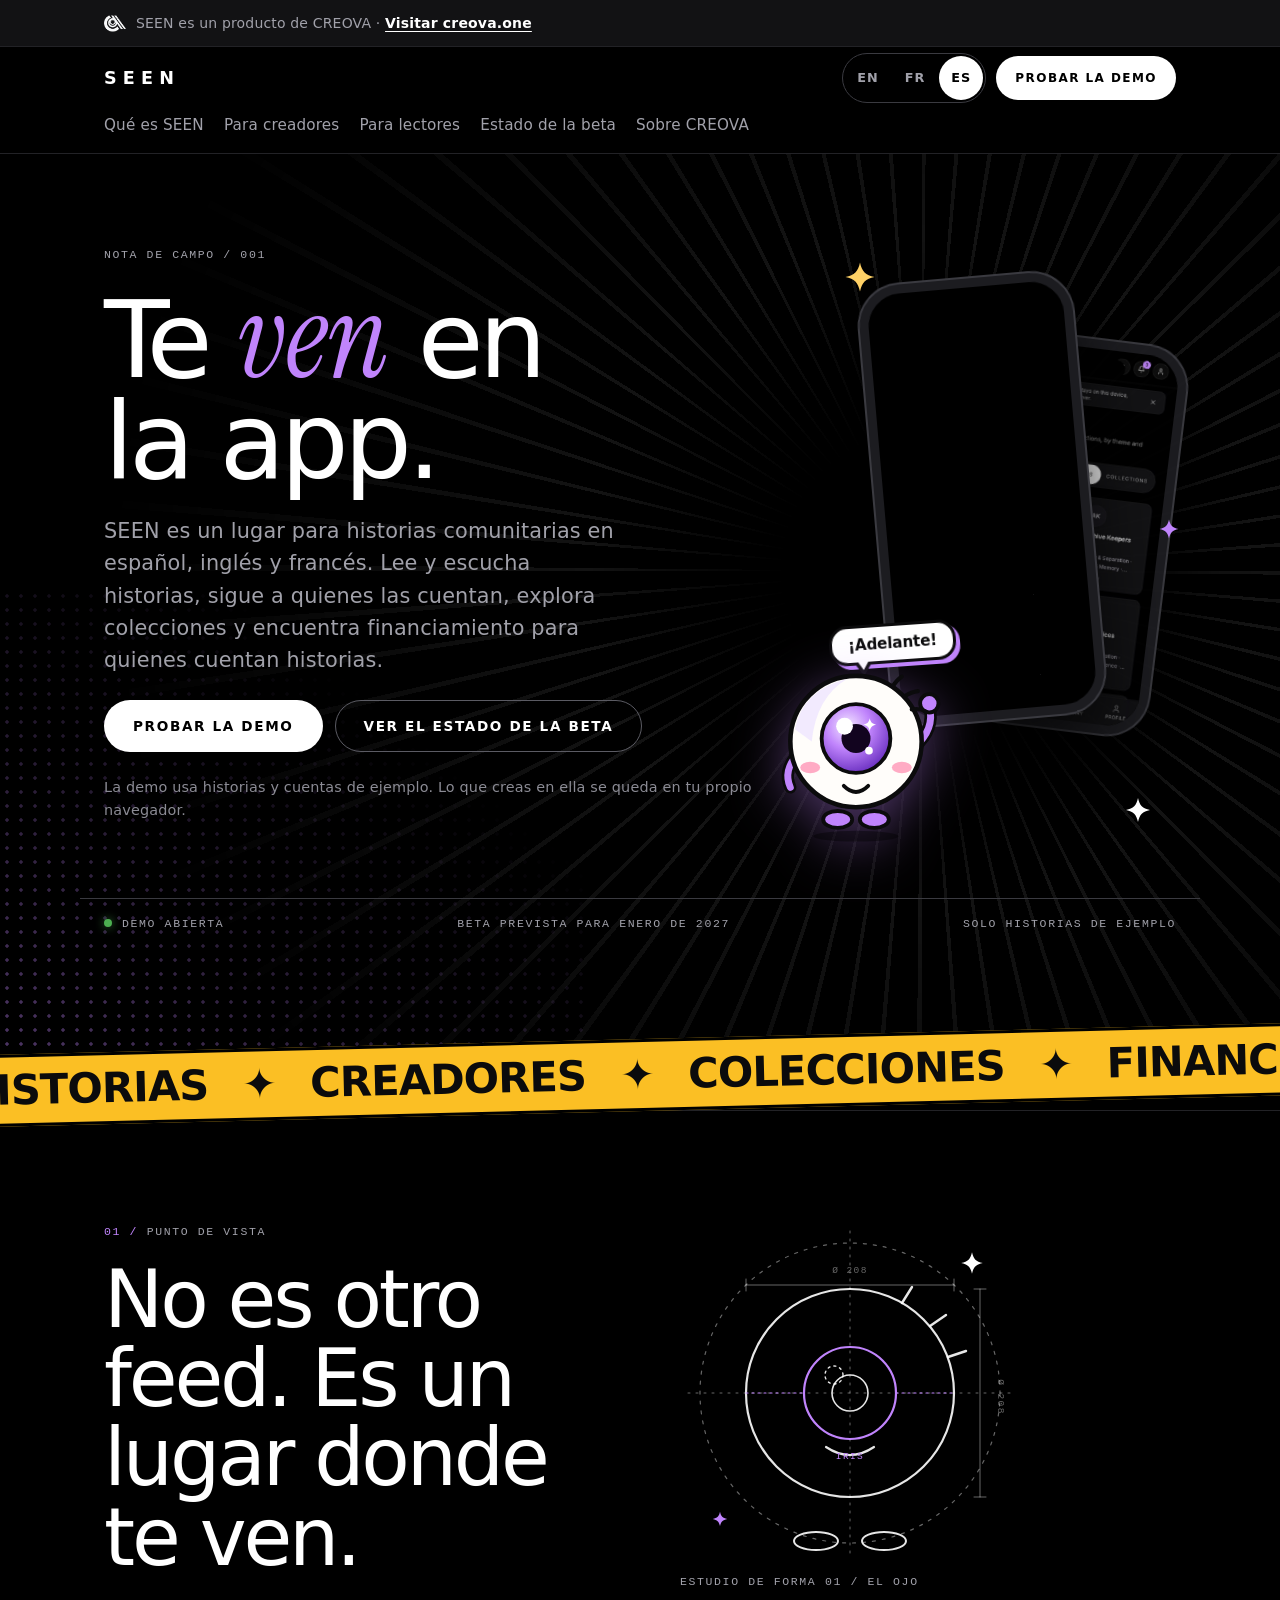
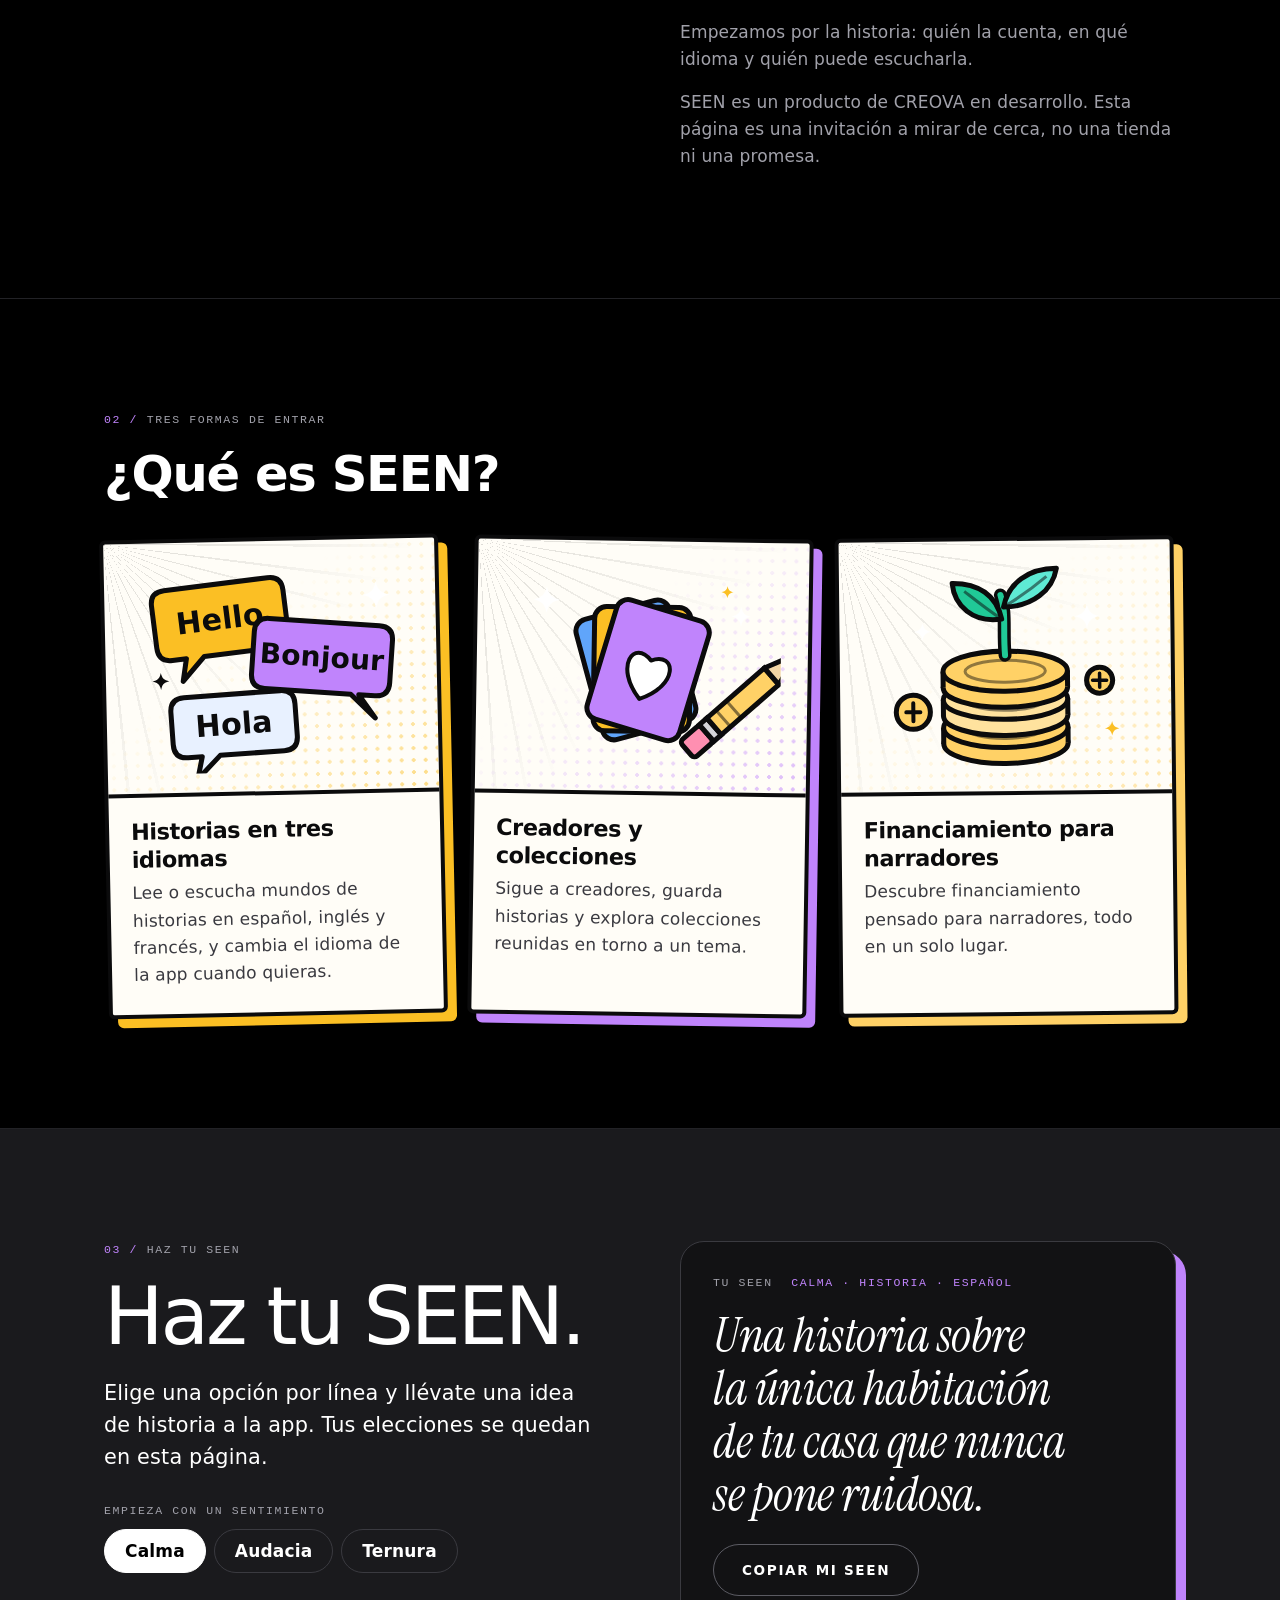
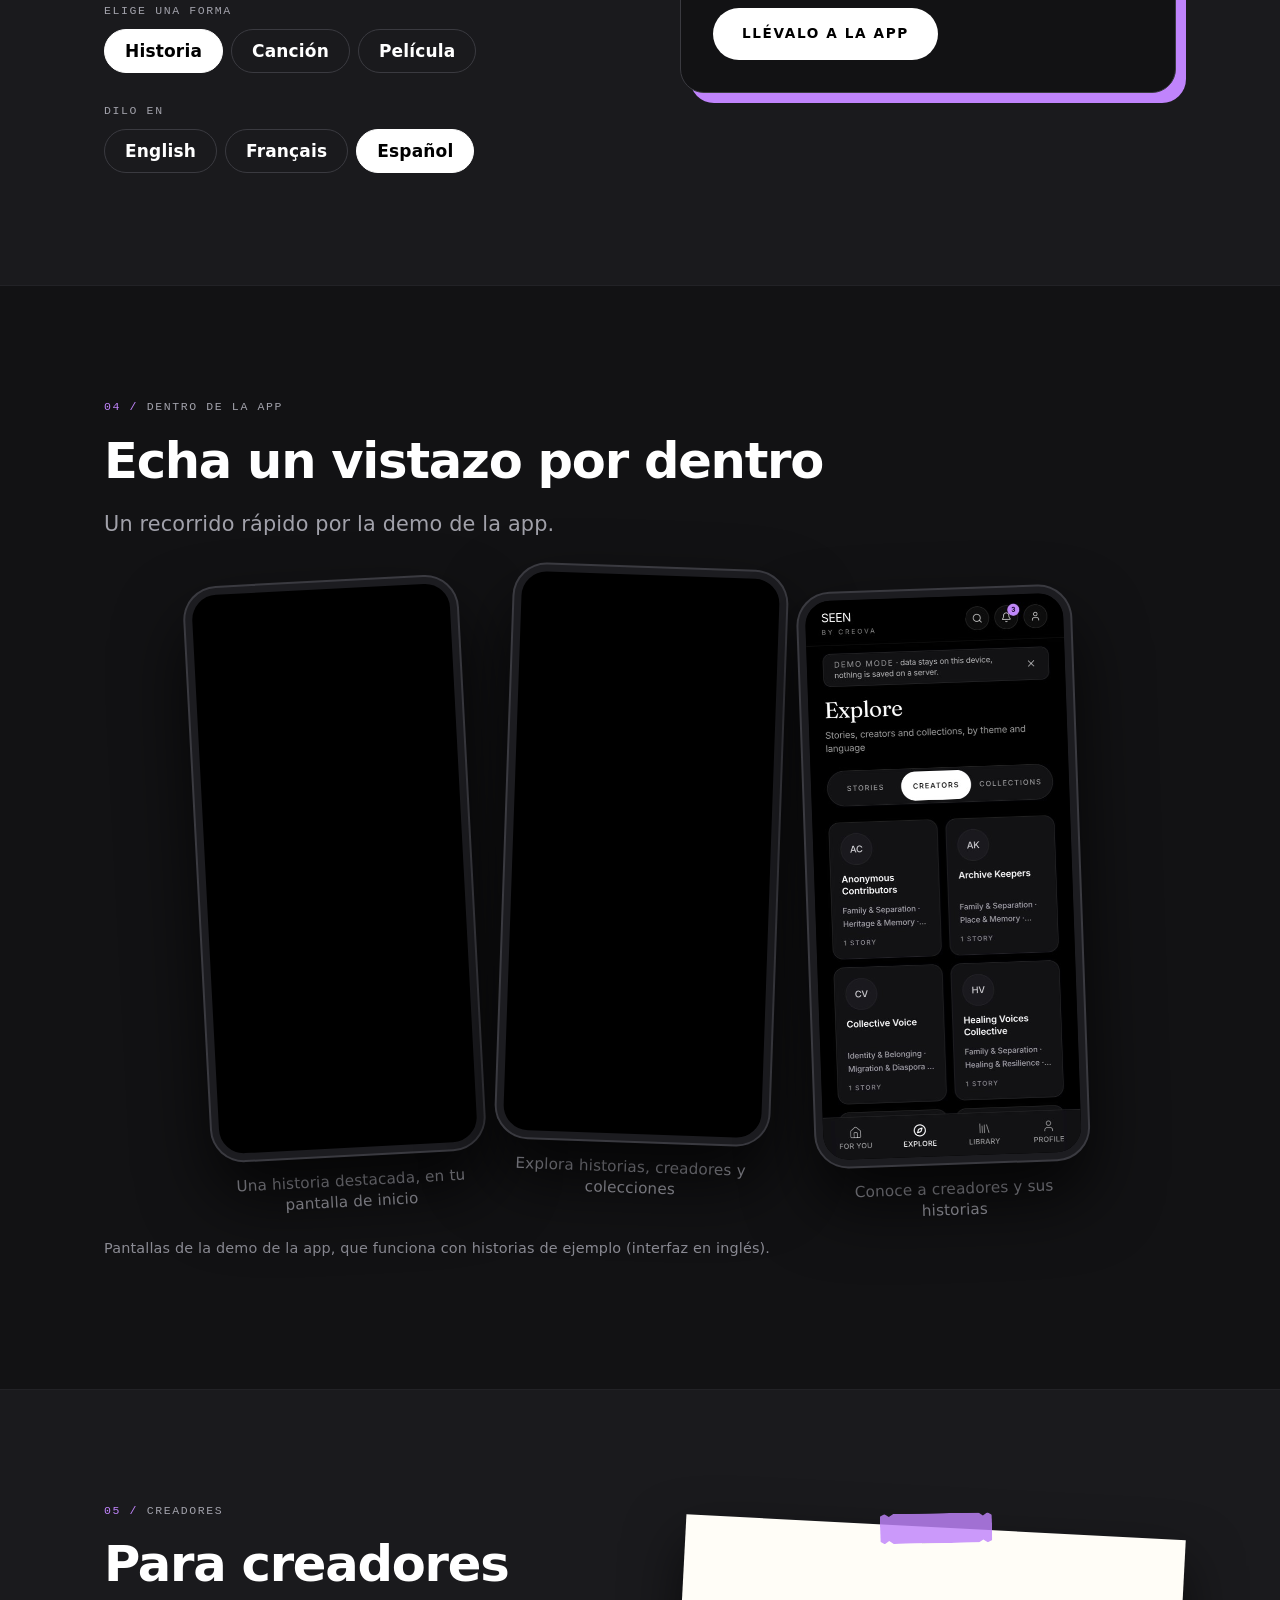
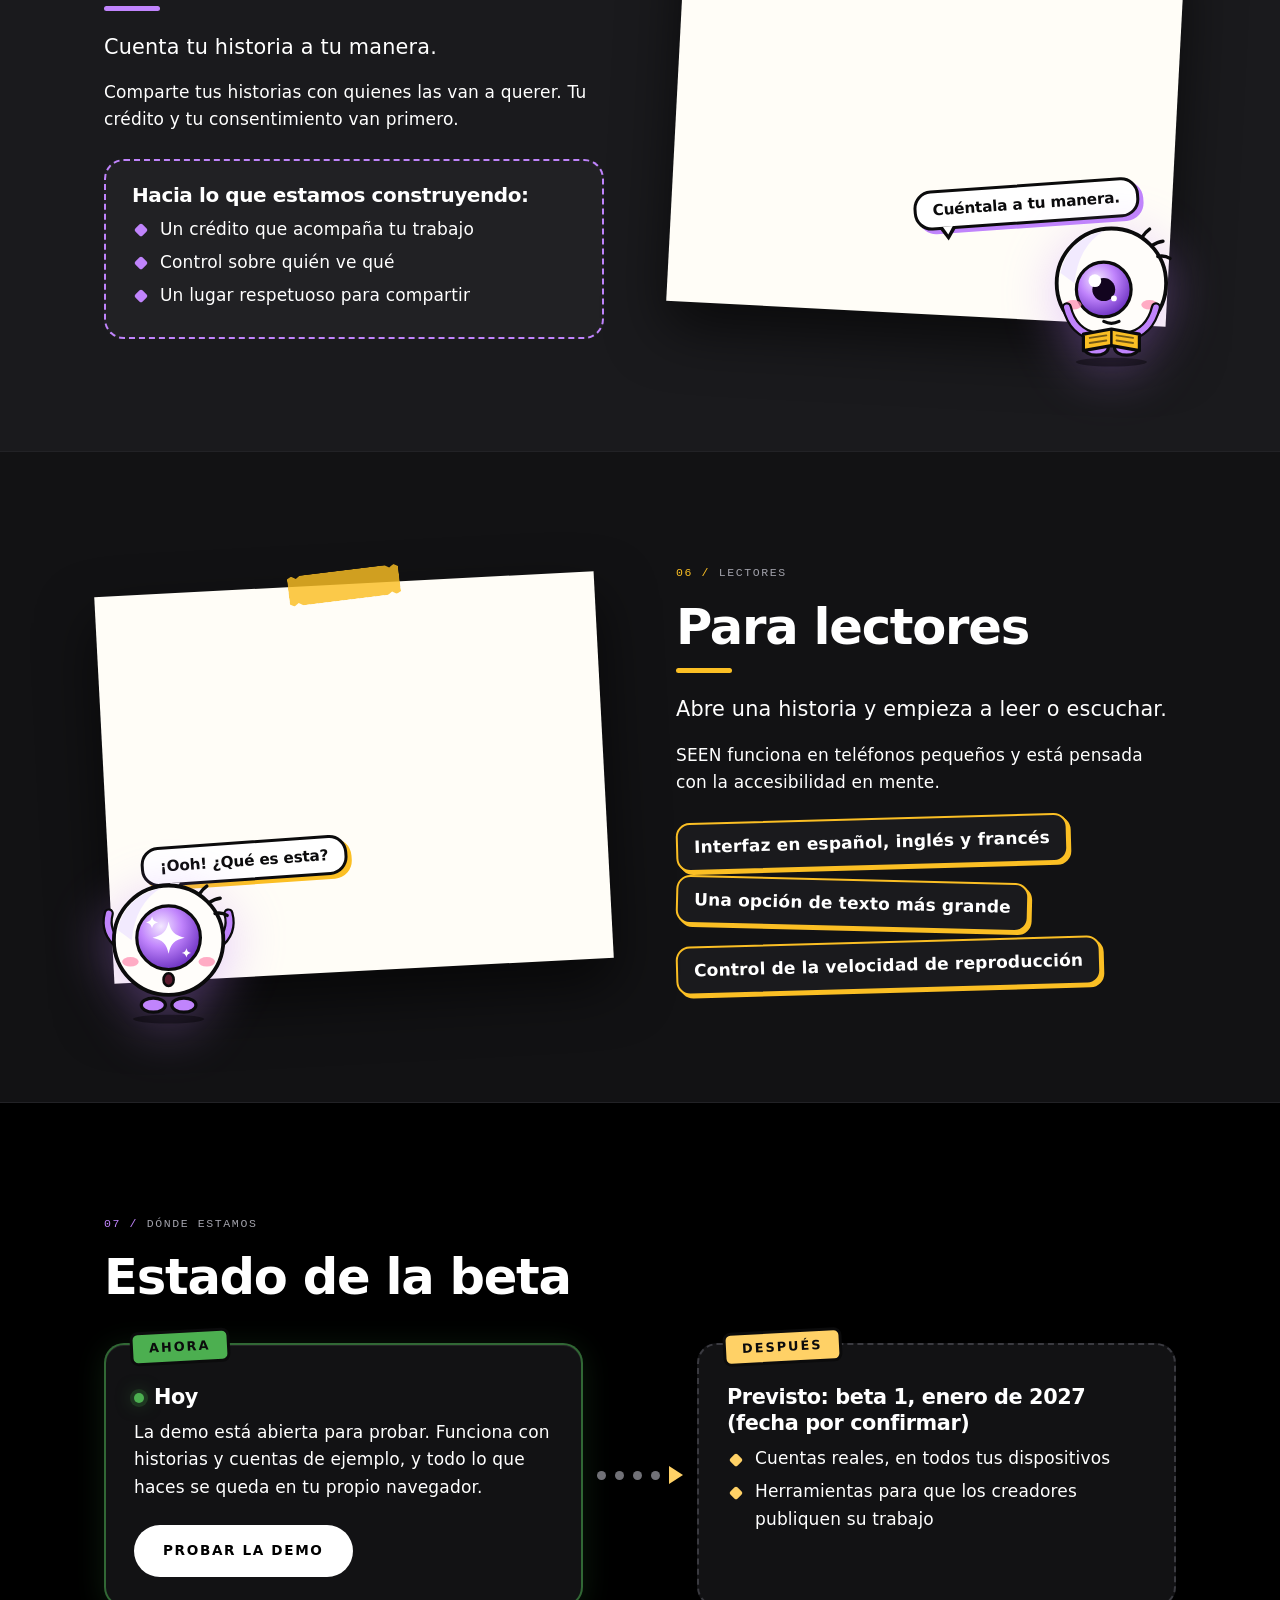
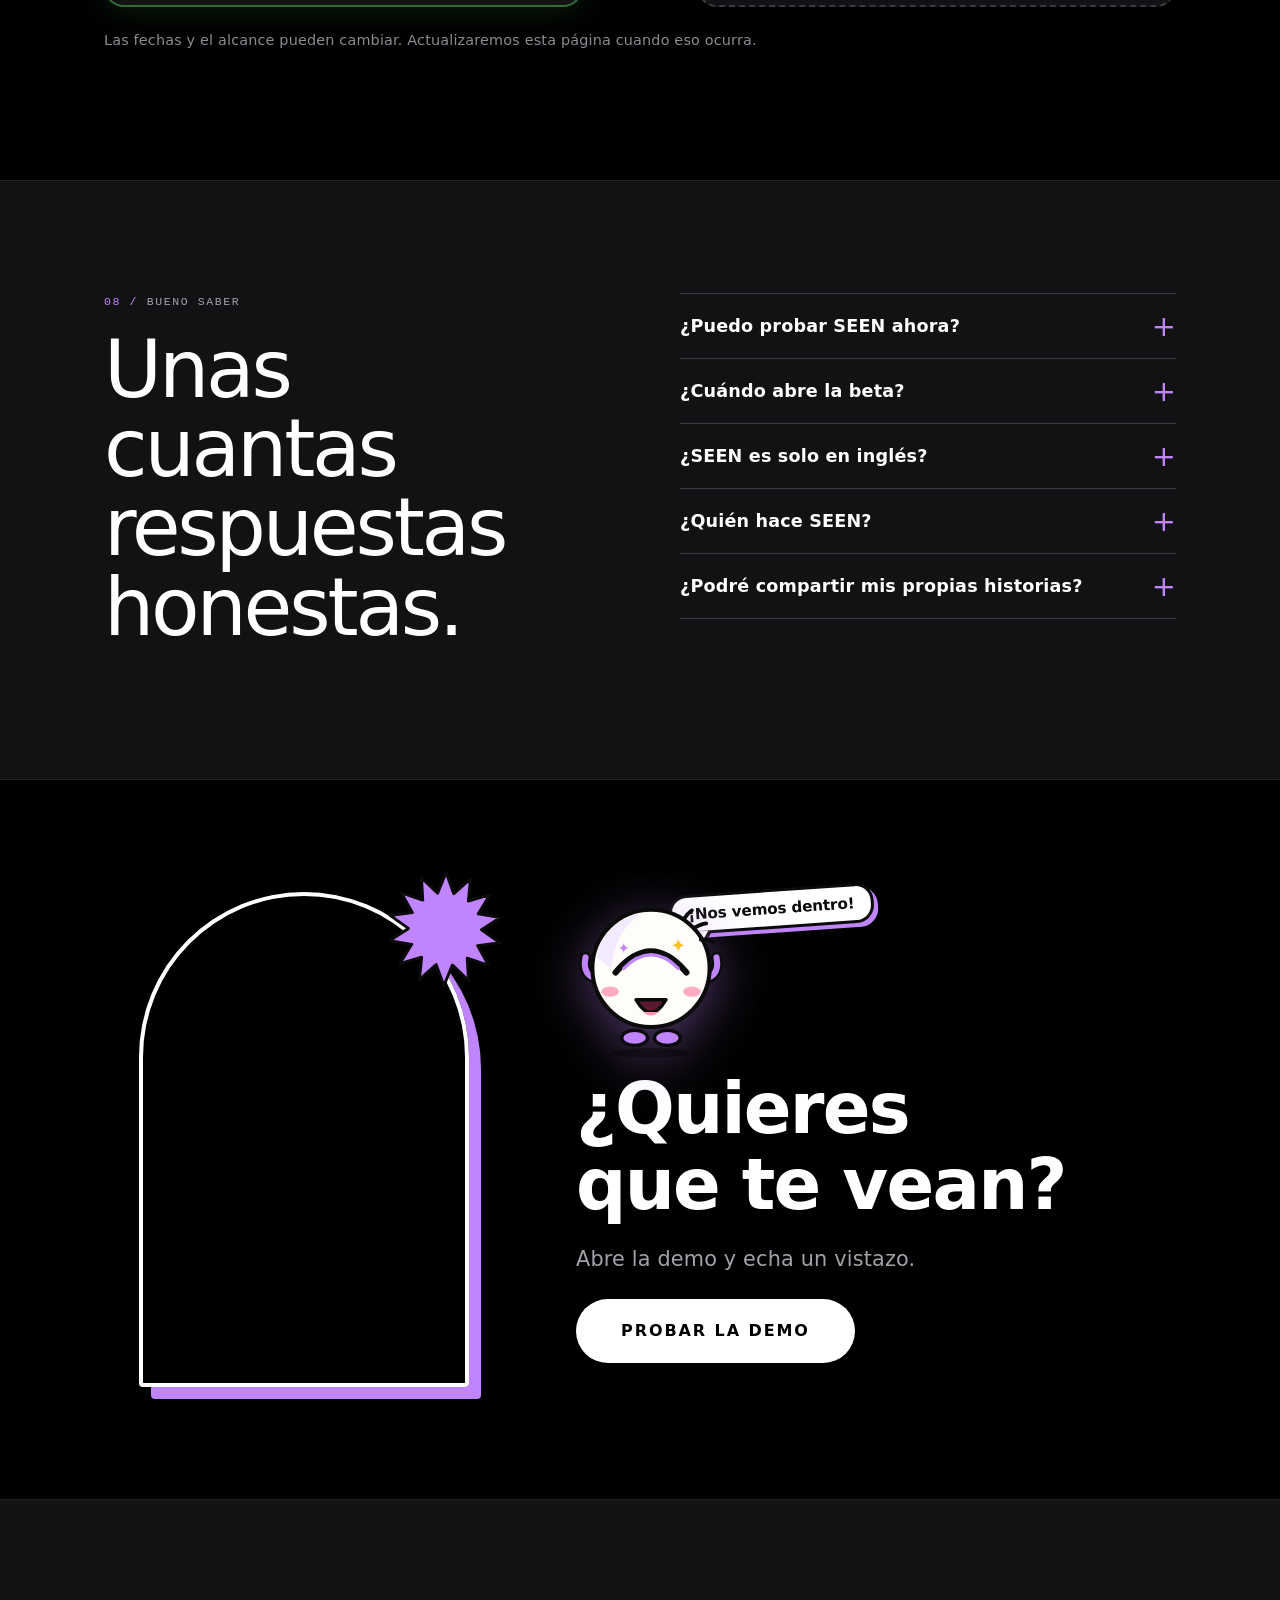
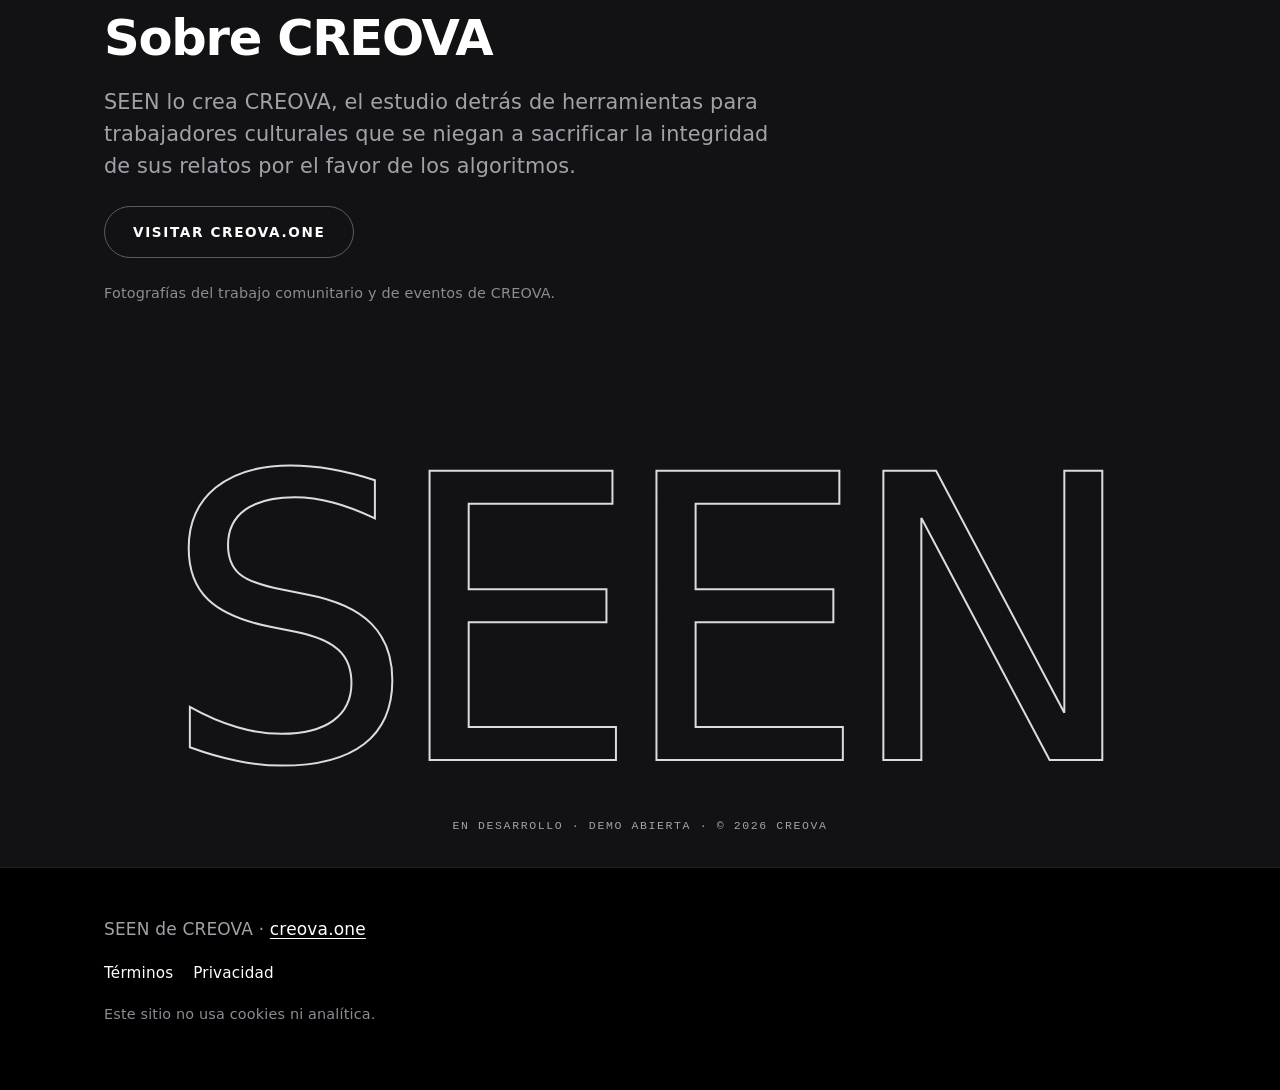
<file: es/index.html>
<!DOCTYPE html>
<html lang="es">
  <head>
    <meta charset="UTF-8" />
    <meta name="viewport" content="width=device-width, initial-scale=1" />
    <meta http-equiv="Content-Security-Policy" content="default-src 'none'; script-src 'self'; style-src 'self'; font-src 'self'; img-src 'self' data:; base-uri 'self'; form-action 'none'" />
    <meta name="referrer" content="strict-origin-when-cross-origin" />
    <title>SEEN: Te ven en la app</title>
    <meta name="description" content="SEEN es un lugar para historias comunitarias en español, inglés y francés. Lee y escucha historias, sigue a sus creadores, explora colecciones y encuentra financiamiento para quienes cuentan historias." />
    <meta name="theme-color" content="#000000" />
    <link rel="icon" type="image/png" sizes="192x192" href="../icons/icon-192.png" />
    <link rel="apple-touch-icon" href="../icons/apple-touch-icon.png" />
    <meta name="apple-mobile-web-app-title" content="SEEN" />
    <meta property="og:type" content="website" />
    <meta property="og:site_name" content="SEEN by CREOVA" />
    <meta property="og:title" content="SEEN: Te ven en la app" />
    <meta property="og:description" content="SEEN es un lugar para historias comunitarias en español, inglés y francés. Lee y escucha historias, sigue a sus creadores, explora colecciones y encuentra financiamiento para quienes cuentan historias." />
    <meta name="twitter:card" content="summary" />
    <meta property="og:image" content="https://seen.creova.one/icons/icon-512.png" />
    <link rel="alternate" hreflang="en" href="https://seen.creova.one/" />
    <link rel="alternate" hreflang="fr" href="https://seen.creova.one/fr/" />
    <link rel="alternate" hreflang="es" href="https://seen.creova.one/es/" />
    <link rel="alternate" hreflang="x-default" href="https://seen.creova.one/" />
    <link rel="canonical" href="https://seen.creova.one/es/" />
    <meta property="og:url" content="https://seen.creova.one/es/" />
    <link rel="preload" href="../fonts/instrument-serif-latin-400-italic.woff2" as="font" type="font/woff2" crossorigin />
    <link rel="stylesheet" href="../styles.css" />
    <script src="../site.js" defer></script>
  </head>
  <body>
    <a class="skip" href="#main">Saltar al contenido</a>
    <div class="creova-bar">
      <div class="wrap bar-row">
        <img src="../creova-mark.png" alt="" width="22" height="17" />
        <p>SEEN es un producto de CREOVA · <a href="https://creova.one" rel="noopener">Visitar creova.one</a></p>
      </div>
    </div>
    <header class="site-header">
      <div class="wrap header-row">
        <a class="wordmark" href="../es/" aria-label="SEEN">SEEN</a>
        <div class="header-tools">
          <nav aria-label="Idioma">
            <ul class="pill"><li><a href="../" lang="en" hreflang="en" aria-label="English">EN</a></li><li><a href="../fr/" lang="fr" hreflang="fr" aria-label="Français">FR</a></li><li><span aria-current="true" lang="es" aria-label="Español">ES</span></li></ul>
          </nav>
          <a class="btn btn-primary btn-small" href="https://seen-sigma-eight.vercel.app" rel="noopener">Probar la demo</a>
        </div>
        <nav class="main-nav" aria-label="Principal">
          <ul class="nav">
            <li><a href="#what">Qué es SEEN</a></li>
            <li><a href="#creators">Para creadores</a></li>
            <li><a href="#viewers">Para lectores</a></li>
            <li><a href="#beta">Estado de la beta</a></li>
            <li><a href="https://creova.one" rel="noopener">Sobre CREOVA</a></li>
          </ul>
        </nav>
      </div>
    </header>

    <main id="main">
      <section class="band band--black hero" aria-labelledby="hero-title">
        <div class="focus-lines" aria-hidden="true"></div>
        <div class="wrap hero-grid">
          <div class="hero-copy">
            <p class="mono field">Nota de campo / 001</p>
            <h1 id="hero-title">Te <em>ven</em> en la app.</h1>
            <p class="lead">SEEN es un lugar para historias comunitarias en español, inglés y francés. Lee y escucha historias, sigue a quienes las cuentan, explora colecciones y encuentra financiamiento para quienes cuentan historias.</p>
            <p class="actions">
              <a class="btn btn-primary" href="https://seen-sigma-eight.vercel.app" rel="noopener">Probar la demo</a>
              <a class="btn btn-ghost" href="#beta">Ver el estado de la beta</a>
            </p>
            <p class="note">La demo usa historias y cuentas de ejemplo. Lo que creas en ella se queda en tu propio navegador.</p>
          </div>
          <div class="hero-stage">
            <div class="phone phone--back"><img src="../img/app-creators.jpg" alt="Pantalla Explore de la app SEEN, pestaña Creators, en inglés: tarjetas de creadores con iniciales y número de historias." width="508" height="1100" decoding="async" /></div>
            <div class="phone phone--front"><img src="../img/app-home.jpg" alt="Pantalla For You de la app SEEN, en inglés: una historia destacada, Midnight Resonance de Kira Chen, con un botón Start reading." width="508" height="1100" decoding="async" /></div>
            <div class="hero-mascot"><p class="bubble bubble--hero" aria-hidden="true">¡Adelante!</p><svg class="mascot mascot--hello" viewBox="0 0 220 244" aria-hidden="true" focusable="false" xmlns="http://www.w3.org/2000/svg"><defs><radialGradient id="iris1" cx="38%" cy="32%" r="78%"><stop offset="0" stop-color="#f3e8ff"/><stop offset=".42" stop-color="#c084fc"/><stop offset="1" stop-color="#5b21b6"/></radialGradient></defs>
    <ellipse cx="110" cy="236" rx="56" ry="7" fill="#000" opacity=".4"/>
    <ellipse cx="86" cy="214" rx="19" ry="11" fill="#c084fc" stroke="#0b0b0c" stroke-width="5"/>
    <ellipse cx="134" cy="214" rx="19" ry="11" fill="#c084fc" stroke="#0b0b0c" stroke-width="5"/>
    <path class="wave" d="M186 120 Q214 96 206 66" fill="none" stroke="#0b0b0c" stroke-width="16" stroke-linecap="round"/><path class="wave" d="M186 120 Q214 96 206 66" fill="none" stroke="#c084fc" stroke-width="9" stroke-linecap="round"/><circle class="wave" cx="206" cy="62" r="12" fill="#c084fc" stroke="#0b0b0c" stroke-width="5"/><path d="M34 128 Q14 150 24 172" fill="none" stroke="#0b0b0c" stroke-width="16" stroke-linecap="round"/><path d="M34 128 Q14 150 24 172" fill="none" stroke="#c084fc" stroke-width="9" stroke-linecap="round"/>
    <circle cx="110" cy="112" r="86" fill="#fffdfa" stroke="#0b0b0c" stroke-width="6"/>
    <path d="M30 96 Q40 44 98 30 Q58 54 52 112 Z" fill="#efe7ff" opacity=".8"/>
    <g class="iris"><circle cx="110" cy="108" r="45" fill="url(#iris1)" stroke="#0b0b0c" stroke-width="5"/><circle cx="110" cy="108" r="19" fill="#12041f"/><circle cx="95" cy="92" r="11" fill="#fff"/><circle cx="127" cy="124" r="5" fill="#fff"/><path transform="translate(128 90) rotate(0) scale(0.7)" fill="#fff" d="M0 -12 C1.6 -4.5 4.5 -1.6 12 0 C4.5 1.6 1.6 4.5 0 12 C-1.6 4.5 -4.5 1.6 -12 0 C-4.5 -1.6 -1.6 -4.5 0 -12Z"/></g>
    <ellipse cx="50" cy="146" rx="13" ry="7.5" fill="#ff8fb1" opacity=".75"/>
    <ellipse cx="170" cy="146" rx="13" ry="7.5" fill="#ff8fb1" opacity=".75"/>
    <path d="M158 40 q6 -9 12 -13 M173 53 q10 -6 18 -7 M183 70 q11 -2 19 3" fill="none" stroke="#0b0b0c" stroke-width="5.5" stroke-linecap="round"/>
    <path d="M94 170 Q110 186 126 170" fill="none" stroke="#0b0b0c" stroke-width="5" stroke-linecap="round"/>
    
    </svg></div>
            <svg class="spark spark--a" viewBox="-14 -14 28 28" width="34" height="34" aria-hidden="true" focusable="false"><path transform="translate(0 0) rotate(0) scale(1)" fill="#ffd166" d="M0 -12 C1.6 -4.5 4.5 -1.6 12 0 C4.5 1.6 1.6 4.5 0 12 C-1.6 4.5 -4.5 1.6 -12 0 C-4.5 -1.6 -1.6 -4.5 0 -12Z"/></svg><svg class="spark spark--b" viewBox="-14 -14 28 28" width="22" height="22" aria-hidden="true" focusable="false"><path transform="translate(0 0) rotate(0) scale(1)" fill="#c084fc" d="M0 -12 C1.6 -4.5 4.5 -1.6 12 0 C4.5 1.6 1.6 4.5 0 12 C-1.6 4.5 -4.5 1.6 -12 0 C-4.5 -1.6 -1.6 -4.5 0 -12Z"/></svg><svg class="spark spark--c" viewBox="-14 -14 28 28" width="28" height="28" aria-hidden="true" focusable="false"><path transform="translate(0 0) rotate(0) scale(1)" fill="#fff" d="M0 -12 C1.6 -4.5 4.5 -1.6 12 0 C4.5 1.6 1.6 4.5 0 12 C-1.6 4.5 -4.5 1.6 -12 0 C-4.5 -1.6 -1.6 -4.5 0 -12Z"/></svg>
          </div>
        </div>
        <ul class="wrap statusbar mono"><li>Demo abierta</li><li>Beta prevista para enero de 2027</li><li>Solo historias de ejemplo</li></ul>
      </section>

      <div class="marquee" aria-hidden="true"><div class="marquee-track"><div class="marquee-group"><span>Historias</span><span>Creadores</span><span>Colecciones</span><span>Financiamiento</span><span>English</span><span>Français</span><span>Español</span></div><div class="marquee-group"><span>Historias</span><span>Creadores</span><span>Colecciones</span><span>Financiamiento</span><span>English</span><span>Français</span><span>Español</span></div></div></div>

      <section class="band band--black idea" aria-labelledby="idea-title">
        <div class="wrap idea-grid">
          <div>
            <p class="kicker mono">Punto de vista</p>
            <h2 id="idea-title" class="display">No es otro feed. Es un lugar donde te ven.</h2>
          </div>
          <div class="idea-side">
            <figure class="study"><svg class="study-art" viewBox="0 0 340 340" aria-hidden="true" focusable="false" xmlns="http://www.w3.org/2000/svg"><g fill="none" stroke-linecap="round">
      <circle cx="170" cy="170" r="150" stroke="rgba(255,255,255,.4)" stroke-width="1.2" stroke-dasharray="3 7"/>
      <path d="M170 8 V332 M8 170 H332" stroke="rgba(255,255,255,.4)" stroke-width="1" stroke-dasharray="2 6"/>
      <circle cx="170" cy="170" r="104" stroke="rgba(255,255,255,.9)" stroke-width="2.2"/>
      <circle cx="170" cy="170" r="46" stroke="#c084fc" stroke-width="2.2"/>
      <circle cx="170" cy="170" r="18" stroke="rgba(255,255,255,.9)" stroke-width="1.6"/>
      <circle cx="154" cy="152" r="9" stroke="rgba(255,255,255,.9)" stroke-width="1.4" stroke-dasharray="2 4"/>
      <path d="M222 80 L232 64 M250 103 L266 92 M268 134 L286 128" stroke="rgba(255,255,255,.9)" stroke-width="2.4"/>
      <path d="M146 224 q24 16 48 0" stroke="rgba(255,255,255,.9)" stroke-width="2.2"/>
      <ellipse cx="136" cy="318" rx="22" ry="9" stroke="rgba(255,255,255,.9)" stroke-width="2"/><ellipse cx="204" cy="318" rx="22" ry="9" stroke="rgba(255,255,255,.9)" stroke-width="2"/>
      <path d="M66 170 H124 M216 170 H274" stroke="#c084fc" stroke-width="1.2" stroke-dasharray="2 4"/>
      <path d="M66 62 H274" stroke="rgba(255,255,255,.4)" stroke-width="1"/><path d="M66 56 V68 M274 56 V68" stroke="rgba(255,255,255,.4)" stroke-width="1"/>
      <path d="M300 66 V274" stroke="rgba(255,255,255,.4)" stroke-width="1"/><path d="M294 66 H306 M294 274 H306" stroke="rgba(255,255,255,.4)" stroke-width="1"/>
    </g>
    <g fill="rgba(255,255,255,.9)" font-size="9.5" letter-spacing="1.4" class="mono-svg">
      <text x="170" y="50" text-anchor="middle" fill="rgba(255,255,255,.4)">&#216; 208</text>
      <text x="318" y="174" text-anchor="middle" fill="rgba(255,255,255,.4)" transform="rotate(90 318 174)">&#216; 208</text>
      <text x="170" y="236" text-anchor="middle" fill="#c084fc">IRIS</text>
      
    </g>
    <path transform="translate(292 40) rotate(0) scale(0.9)" fill="#fff" d="M0 -12 C1.6 -4.5 4.5 -1.6 12 0 C4.5 1.6 1.6 4.5 0 12 C-1.6 4.5 -4.5 1.6 -12 0 C-4.5 -1.6 -1.6 -4.5 0 -12Z"/><path transform="translate(40 296) rotate(0) scale(0.6)" fill="#c084fc" d="M0 -12 C1.6 -4.5 4.5 -1.6 12 0 C4.5 1.6 1.6 4.5 0 12 C-1.6 4.5 -4.5 1.6 -12 0 C-4.5 -1.6 -1.6 -4.5 0 -12Z"/></svg><figcaption class="mono">Estudio de forma 01 / El ojo</figcaption></figure>
            <p>Empezamos por la historia: quién la cuenta, en qué idioma y quién puede escucharla.</p>
            <p>SEEN es un producto de CREOVA en desarrollo. Esta página es una invitación a mirar de cerca, no una tienda ni una promesa.</p>
          </div>
        </div>
      </section>

      <section id="what" class="band band--black" aria-labelledby="what-title">
        <div class="wrap">
          <p class="kicker mono">Tres formas de entrar</p>
          <h2 id="what-title">¿Qué es SEEN?</h2>
          <div class="panels">
            <article class="mpanel mpanel--story">
              <div class="paper"><div class="tone" aria-hidden="true"></div><svg class="spot spot--lang" viewBox="0 0 260 210" aria-hidden="true" focusable="false" xmlns="http://www.w3.org/2000/svg"><g transform="rotate(-6 80 57)"><path d="M28 22 H132 Q146 22 146 36 V78 Q146 92 132 92 H60 L36 114 L42 92 H28 Q14 92 14 78 V36 Q14 22 28 22 Z" fill="#fbbf24" stroke="#0b0b0c" stroke-width="5" stroke-linejoin="round"/><text x="80" y="67.2" text-anchor="middle" font-size="30" font-weight="800" fill="#0b0b0c" class="spot-text">Hello</text></g><g transform="rotate(5 181 97)"><path d="M126 62 H236 Q250 62 250 76 V118 Q250 132 236 132 H220 L238 154 L212 132 H126 Q112 132 112 118 V76 Q112 62 126 62 Z" fill="#c084fc" stroke="#0b0b0c" stroke-width="5" stroke-linejoin="round"/><text x="181" y="106.52" text-anchor="middle" font-size="28" font-weight="800" fill="#0b0b0c" class="spot-text">Bonjour</text></g><g transform="rotate(-3 92 162)"><path d="M44 132 H140 Q154 132 154 146 V178 Q154 192 140 192 H76 L52 214 L58 192 H44 Q30 192 30 178 V146 Q30 132 44 132 Z" fill="#e8f1ff" stroke="#0b0b0c" stroke-width="5" stroke-linejoin="round"/><text x="92" y="172.2" text-anchor="middle" font-size="30" font-weight="800" fill="#0b0b0c" class="spot-text">Hola</text></g>
       <path transform="translate(236 36) rotate(0) scale(1.1)" fill="#fff" d="M0 -12 C1.6 -4.5 4.5 -1.6 12 0 C4.5 1.6 1.6 4.5 0 12 C-1.6 4.5 -4.5 1.6 -12 0 C-4.5 -1.6 -1.6 -4.5 0 -12Z"/><path transform="translate(20 118) rotate(0) scale(0.7)" fill="#0b0b0c" d="M0 -12 C1.6 -4.5 4.5 -1.6 12 0 C4.5 1.6 1.6 4.5 0 12 C-1.6 4.5 -4.5 1.6 -12 0 C-4.5 -1.6 -1.6 -4.5 0 -12Z"/></svg></div>
              <div class="caption"><h3>Historias en tres idiomas</h3><p>Lee o escucha mundos de historias en español, inglés y francés, y cambia el idioma de la app cuando quieras.</p></div>
            </article>
            <article class="mpanel mpanel--creator">
              <div class="paper"><div class="tone" aria-hidden="true"></div><svg class="spot spot--create" viewBox="0 0 260 210" aria-hidden="true" focusable="false" xmlns="http://www.w3.org/2000/svg"><g transform="rotate(-16 130 130)"><rect x="82" y="46" width="96" height="124" rx="12" fill="#60a5fa" stroke="#0b0b0c" stroke-width="5"/><circle cx="130" cy="92" r="14" fill="#fff" stroke="#0b0b0c" stroke-width="4"/><path d="M102 150 Q130 116 158 150" fill="#fff" stroke="#0b0b0c" stroke-width="4"/></g>
       <g transform="rotate(0 130 130)"><rect x="82" y="46" width="96" height="124" rx="12" fill="#fbbf24" stroke="#0b0b0c" stroke-width="5"/><path d="M130 76 l8 18 20 2 -15 13 5 20 -18 -10 -18 10 5 -20 -15 -13 20 -2 Z" fill="#fff" stroke="#0b0b0c" stroke-width="4" stroke-linejoin="round"/></g>
       <g transform="rotate(16 130 130)"><rect x="82" y="46" width="96" height="124" rx="12" fill="#c084fc" stroke="#0b0b0c" stroke-width="5"/><path d="M130 138 C96 114 108 82 130 98 C152 82 164 114 130 138 Z" fill="#fff" stroke="#0b0b0c" stroke-width="4" stroke-linejoin="round"/></g>
       <g transform="translate(176 188) rotate(-42)"><rect x="0" y="-11" width="26" height="22" rx="4" fill="#ff8fb1" stroke="#0b0b0c" stroke-width="5"/><rect x="26" y="-11" width="10" height="22" fill="#d4d4d8" stroke="#0b0b0c" stroke-width="5"/><rect x="36" y="-11" width="76" height="22" fill="#ffd166" stroke="#0b0b0c" stroke-width="5"/><path d="M48 -11 V11 M62 -11 V11" stroke="#0b0b0c" stroke-width="3" opacity=".5"/><path d="M112 -11 L146 0 L112 11 Z" fill="#f3d6a5" stroke="#0b0b0c" stroke-width="5" stroke-linejoin="round"/><path d="M134 -4 L146 0 L134 4 Z" fill="#0b0b0c"/></g>
       <path transform="translate(34 40) rotate(0) scale(1.1)" fill="#fff" d="M0 -12 C1.6 -4.5 4.5 -1.6 12 0 C4.5 1.6 1.6 4.5 0 12 C-1.6 4.5 -4.5 1.6 -12 0 C-4.5 -1.6 -1.6 -4.5 0 -12Z"/><path transform="translate(228 54) rotate(0) scale(0.8)" fill="#fff" d="M0 -12 C1.6 -4.5 4.5 -1.6 12 0 C4.5 1.6 1.6 4.5 0 12 C-1.6 4.5 -4.5 1.6 -12 0 C-4.5 -1.6 -1.6 -4.5 0 -12Z"/><path transform="translate(214 30) rotate(0) scale(0.5)" fill="#fbbf24" d="M0 -12 C1.6 -4.5 4.5 -1.6 12 0 C4.5 1.6 1.6 4.5 0 12 C-1.6 4.5 -4.5 1.6 -12 0 C-4.5 -1.6 -1.6 -4.5 0 -12Z"/></svg></div>
              <div class="caption"><h3>Creadores y colecciones</h3><p>Sigue a creadores, guarda historias y explora colecciones reunidas en torno a un tema.</p></div>
            </article>
            <article class="mpanel mpanel--funding">
              <div class="paper"><div class="tone" aria-hidden="true"></div><svg class="spot spot--fund" viewBox="0 0 260 210" aria-hidden="true" focusable="false" xmlns="http://www.w3.org/2000/svg"><ellipse cx="130" cy="182" rx="62" ry="20" fill="#ffd166" stroke="#0b0b0c" stroke-width="5"/><rect x="68" y="166" width="124" height="16" fill="#ffd166"/><path d="M68 166 V182 M192 166 V182" stroke="#0b0b0c" stroke-width="5"/><ellipse cx="130" cy="166" rx="62" ry="20" fill="#ffd166" stroke="#0b0b0c" stroke-width="5"/><ellipse cx="130" cy="166" rx="40" ry="11" fill="none" stroke="#0b0b0c" stroke-width="3" opacity=".45"/><ellipse cx="130" cy="154" rx="62" ry="20" fill="#ffe29e" stroke="#0b0b0c" stroke-width="5"/><rect x="68" y="138" width="124" height="16" fill="#ffe29e"/><path d="M68 138 V154 M192 138 V154" stroke="#0b0b0c" stroke-width="5"/><ellipse cx="130" cy="138" rx="62" ry="20" fill="#ffe29e" stroke="#0b0b0c" stroke-width="5"/><ellipse cx="130" cy="138" rx="40" ry="11" fill="none" stroke="#0b0b0c" stroke-width="3" opacity=".45"/><ellipse cx="130" cy="126" rx="62" ry="20" fill="#ffd166" stroke="#0b0b0c" stroke-width="5"/><rect x="68" y="110" width="124" height="16" fill="#ffd166"/><path d="M68 110 V126 M192 110 V126" stroke="#0b0b0c" stroke-width="5"/><ellipse cx="130" cy="110" rx="62" ry="20" fill="#ffd166" stroke="#0b0b0c" stroke-width="5"/><ellipse cx="130" cy="110" rx="40" ry="11" fill="none" stroke="#0b0b0c" stroke-width="3" opacity=".45"/>
     <path d="M130 94 C128 68 132 52 126 34" fill="none" stroke="#0b0b0c" stroke-width="13" stroke-linecap="round"/><path d="M130 94 C128 68 132 52 126 34" fill="none" stroke="#20c997" stroke-width="6" stroke-linecap="round"/>
     <path d="M127 58 C98 62 80 44 78 22 C104 22 122 34 127 58 Z" fill="#20c997" stroke="#0b0b0c" stroke-width="5" stroke-linejoin="round"/><path d="M129 46 C158 46 178 30 182 8 C154 8 134 22 129 46 Z" fill="#5eead4" stroke="#0b0b0c" stroke-width="5" stroke-linejoin="round"/>
     <path d="M127 58 C112 48 100 38 90 30 M129 46 C146 36 160 26 172 16" stroke="#0b0b0c" stroke-width="3" fill="none" opacity=".5"/>
     <circle cx="38" cy="150" r="17" fill="#ffd166" stroke="#0b0b0c" stroke-width="5"/><path d="M38 141 v18 M31 150 h14" stroke="#0b0b0c" stroke-width="4" stroke-linecap="round"/><circle cx="224" cy="120" r="13" fill="#ffd166" stroke="#0b0b0c" stroke-width="5"/><path d="M224 113 v14 M217 120 h14" stroke="#0b0b0c" stroke-width="3.5" stroke-linecap="round"/>
     <path transform="translate(212 56) rotate(0) scale(1)" fill="#fff" d="M0 -12 C1.6 -4.5 4.5 -1.6 12 0 C4.5 1.6 1.6 4.5 0 12 C-1.6 4.5 -4.5 1.6 -12 0 C-4.5 -1.6 -1.6 -4.5 0 -12Z"/><path transform="translate(48 70) rotate(0) scale(0.7)" fill="#fff" d="M0 -12 C1.6 -4.5 4.5 -1.6 12 0 C4.5 1.6 1.6 4.5 0 12 C-1.6 4.5 -4.5 1.6 -12 0 C-4.5 -1.6 -1.6 -4.5 0 -12Z"/><path transform="translate(236 168) rotate(0) scale(0.6)" fill="#fbbf24" d="M0 -12 C1.6 -4.5 4.5 -1.6 12 0 C4.5 1.6 1.6 4.5 0 12 C-1.6 4.5 -4.5 1.6 -12 0 C-4.5 -1.6 -1.6 -4.5 0 -12Z"/></svg></div>
              <div class="caption"><h3>Financiamiento para narradores</h3><p>Descubre financiamiento pensado para narradores, todo en un solo lugar.</p></div>
            </article>
          </div>
        </div>
      </section>

      <section id="make" class="band band--elevated make" aria-labelledby="make-title" data-make>
        <div class="wrap make-grid">
          <div>
            <p class="kicker mono">Haz tu SEEN</p>
            <h2 id="make-title" class="display">Haz tu SEEN.</h2>
            <p class="lead">Elige una opción por línea y llévate una idea de historia a la app. Tus elecciones se quedan en esta página.</p>
            <div class="make-controls" data-controls hidden>
              <fieldset><legend class="mono">Empieza con un sentimiento</legend><div class="opts"><label class="opt"><input type="radio" name="feeling" value="0" checked /><span>Calma</span></label><label class="opt"><input type="radio" name="feeling" value="1" /><span>Audacia</span></label><label class="opt"><input type="radio" name="feeling" value="2" /><span>Ternura</span></label></div></fieldset>
              <fieldset><legend class="mono">Elige una forma</legend><div class="opts"><label class="opt"><input type="radio" name="form" value="0" checked /><span>Historia</span></label><label class="opt"><input type="radio" name="form" value="1" /><span>Canción</span></label><label class="opt"><input type="radio" name="form" value="2" /><span>Película</span></label></div></fieldset>
              <fieldset><legend class="mono">Dilo en</legend><div class="opts"><label class="opt"><input type="radio" name="lang" value="0" /><span>English</span></label><label class="opt"><input type="radio" name="lang" value="1" /><span>Français</span></label><label class="opt"><input type="radio" name="lang" value="2" checked /><span>Español</span></label></div></fieldset>
            </div>
          </div>
          <div class="make-card">
            <p class="mono make-label">Tu SEEN <span data-tags>Calma · Historia · Español</span></p>
            <p class="seed" data-output lang="es" aria-live="polite">Una historia sobre la única habitación de tu casa que nunca se pone ruidosa.</p>
            <p class="note" data-fallback>Aquí tienes una para empezar.</p>
            <p class="actions">
              <button type="button" class="btn btn-ghost" data-copy data-done="Copiado" hidden>Copiar mi SEEN</button>
              <a class="btn btn-primary" href="https://seen-sigma-eight.vercel.app" rel="noopener">Llévalo a la app</a>
            </p>
          </div>
        </div>
        <ul data-seeds hidden><li data-seed="en-0-0" lang="en">A story about the one room in your house that never gets loud.</li><li data-seed="en-0-1" lang="en">A song for the hour just before everyone wakes.</li><li data-seed="en-0-2" lang="en">A film that is only the light moving across one kitchen table.</li><li data-seed="en-1-0" lang="en">A story that begins with you saying the thing out loud.</li><li data-seed="en-1-1" lang="en">A song that takes up the whole street.</li><li data-seed="en-1-2" lang="en">A film whose first shot is the last thing anyone expected.</li><li data-seed="en-2-0" lang="en">A story about someone who remembers your name correctly.</li><li data-seed="en-2-1" lang="en">A song for the person who stayed.</li><li data-seed="en-2-2" lang="en">A film made of hands: cooking, mending, waving goodbye.</li><li data-seed="fr-0-0" lang="fr">Une histoire sur la seule pièce de la maison qui ne devient jamais bruyante.</li><li data-seed="fr-0-1" lang="fr">Une chanson pour l'heure juste avant que tout le monde se réveille.</li><li data-seed="fr-0-2" lang="fr">Un film qui n'est que la lumière qui traverse une table de cuisine.</li><li data-seed="fr-1-0" lang="fr">Une histoire qui commence par vous, qui dites la chose à voix haute.</li><li data-seed="fr-1-1" lang="fr">Une chanson qui prend toute la rue.</li><li data-seed="fr-1-2" lang="fr">Un film dont le premier plan est ce que personne n'attendait.</li><li data-seed="fr-2-0" lang="fr">Une histoire sur quelqu'un qui retient correctement votre nom.</li><li data-seed="fr-2-1" lang="fr">Une chanson pour la personne qui est restée.</li><li data-seed="fr-2-2" lang="fr">Un film fait de mains : qui cuisinent, qui réparent, qui disent au revoir.</li><li data-seed="es-0-0" lang="es">Una historia sobre la única habitación de tu casa que nunca se pone ruidosa.</li><li data-seed="es-0-1" lang="es">Una canción para la hora justo antes de que todos despierten.</li><li data-seed="es-0-2" lang="es">Una película que es solo la luz cruzando una mesa de cocina.</li><li data-seed="es-1-0" lang="es">Una historia que empieza contigo diciendo la cosa en voz alta.</li><li data-seed="es-1-1" lang="es">Una canción que ocupa toda la calle.</li><li data-seed="es-1-2" lang="es">Una película cuyo primer plano es lo que nadie esperaba.</li><li data-seed="es-2-0" lang="es">Una historia sobre alguien que recuerda bien tu nombre.</li><li data-seed="es-2-1" lang="es">Una canción para la persona que se quedó.</li><li data-seed="es-2-2" lang="es">Una película hecha de manos: cocinando, remendando, diciendo adiós.</li></ul>
      </section>

      <section class="band band--surface tour" aria-labelledby="tour-title">
        <div class="wrap">
          <p class="kicker mono">Dentro de la app</p>
          <h2 id="tour-title">Echa un vistazo por dentro</h2>
          <p class="lead">Un recorrido rápido por la demo de la app.</p>
          <div class="shots">
            <figure class="shot shot--1"><div class="phone "><img src="../img/app-home.jpg" alt="Pantalla For You de la app SEEN, en inglés: una historia destacada, Midnight Resonance de Kira Chen, con un botón Start reading." width="508" height="1100" loading="lazy" decoding="async" /></div><figcaption>Una historia destacada, en tu pantalla de inicio</figcaption></figure>
            <figure class="shot shot--2"><div class="phone "><img src="../img/app-explore.jpg" alt="Pantalla Explore de la app SEEN, en inglés, con las pestañas Stories, Creators y Collections y una historia destacada." width="508" height="1100" loading="lazy" decoding="async" /></div><figcaption>Explora historias, creadores y colecciones</figcaption></figure>
            <figure class="shot shot--3"><div class="phone "><img src="../img/app-creators.jpg" alt="Pantalla Explore de la app SEEN, pestaña Creators, en inglés: tarjetas de creadores con iniciales y número de historias." width="508" height="1100" loading="lazy" decoding="async" /></div><figcaption>Conoce a creadores y sus historias</figcaption></figure>
          </div>
          <p class="note">Pantallas de la demo de la app, que funciona con historias de ejemplo (interfaz en inglés).</p>
        </div>
      </section>

      <section id="creators" class="band band--elevated band--creator" aria-labelledby="creators-title">
        <div class="wrap split">
          <div>
            <p class="kicker mono">Creadores</p>
            <h2 id="creators-title">Para creadores</h2>
            <p class="lead">Cuenta tu historia a tu manera.</p>
            <p>Comparte tus historias con quienes las van a querer. Tu crédito y tu consentimiento van primero.</p>
            <div class="quest-card">
              <h3>Hacia lo que estamos construyendo:</h3>
              <ul><li>Un crédito que acompaña tu trabajo</li><li>Control sobre quién ve qué</li><li>Un lugar respetuoso para compartir</li></ul>
            </div>
          </div>
          <figure class="polaroid polaroid--a">
            <span class="tape" aria-hidden="true"></span>
            <img src="../img/creators-laptop.jpg" alt="Una mujer se ríe al levantar la vista de su portátil en una sala comunitaria con estanterías de libros al fondo." width="960" height="639" loading="lazy" decoding="async" />
            <div class="figure-mascot"><p class="bubble " aria-hidden="true">Cuéntala a tu manera.</p><svg class="mascot mascot--read" viewBox="0 0 220 244" aria-hidden="true" focusable="false" xmlns="http://www.w3.org/2000/svg"><defs><radialGradient id="iris2" cx="38%" cy="32%" r="78%"><stop offset="0" stop-color="#f3e8ff"/><stop offset=".42" stop-color="#c084fc"/><stop offset="1" stop-color="#5b21b6"/></radialGradient></defs>
    <ellipse cx="110" cy="236" rx="56" ry="7" fill="#000" opacity=".4"/>
    <ellipse cx="86" cy="214" rx="19" ry="11" fill="#c084fc" stroke="#0b0b0c" stroke-width="5"/>
    <ellipse cx="134" cy="214" rx="19" ry="11" fill="#c084fc" stroke="#0b0b0c" stroke-width="5"/>
    
    <circle cx="110" cy="112" r="86" fill="#fffdfa" stroke="#0b0b0c" stroke-width="6"/>
    <path d="M30 96 Q40 44 98 30 Q58 54 52 112 Z" fill="#efe7ff" opacity=".8"/>
    <g class="iris" transform="translate(-12 14)"><circle cx="110" cy="108" r="43" fill="url(#iris2)" stroke="#0b0b0c" stroke-width="5"/><circle cx="110" cy="108" r="18" fill="#12041f"/><circle cx="96" cy="94" r="10" fill="#fff"/><circle cx="126" cy="122" r="4.5" fill="#fff"/></g>
    <ellipse cx="50" cy="146" rx="13" ry="7.5" fill="#ff8fb1" opacity=".75"/>
    <ellipse cx="170" cy="146" rx="13" ry="7.5" fill="#ff8fb1" opacity=".75"/>
    <path d="M158 40 q6 -9 12 -13 M173 53 q10 -6 18 -7 M183 70 q11 -2 19 3" fill="none" stroke="#0b0b0c" stroke-width="5.5" stroke-linecap="round"/>
    <path d="M98 172 Q110 178 122 172" fill="none" stroke="#0b0b0c" stroke-width="5" stroke-linecap="round"/>
    <path d="M40 150 Q50 190 86 196" fill="none" stroke="#0b0b0c" stroke-width="16" stroke-linecap="round"/><path d="M40 150 Q50 190 86 196" fill="none" stroke="#c084fc" stroke-width="9" stroke-linecap="round"/><path d="M180 150 Q170 190 134 196" fill="none" stroke="#0b0b0c" stroke-width="16" stroke-linecap="round"/><path d="M180 150 Q170 190 134 196" fill="none" stroke="#c084fc" stroke-width="9" stroke-linecap="round"/>
    <g transform="translate(110 198)"><path d="M-44 -6 L0 -14 L44 -6 L44 20 L0 12 L-44 20 Z" fill="#fbbf24" stroke="#0b0b0c" stroke-width="5" stroke-linejoin="round"/><path d="M0 -14 L0 12" stroke="#0b0b0c" stroke-width="4"/><path d="M-34 0 L-8 -4 M-34 8 L-8 4 M8 -4 L34 0 M8 4 L34 8" stroke="#0b0b0c" stroke-width="3" stroke-linecap="round" opacity=".55"/></g></svg></div>
          </figure>
        </div>
      </section>

      <section id="viewers" class="band band--surface band--story" aria-labelledby="viewers-title">
        <div class="wrap split split--flip">
          <div>
            <p class="kicker mono">Lectores</p>
            <h2 id="viewers-title">Para lectores</h2>
            <p class="lead">Abre una historia y empieza a leer o escuchar.</p>
            <p>SEEN funciona en teléfonos pequeños y está pensada con la accesibilidad en mente.</p>
            <ul class="chips"><li>Interfaz en español, inglés y francés</li><li>Una opción de texto más grande</li><li>Control de la velocidad de reproducción</li></ul>
          </div>
          <figure class="polaroid polaroid--b">
            <span class="tape" aria-hidden="true"></span>
            <img src="../img/viewers-chess.jpg" alt="Dos personas conversan junto a un tablero de ajedrez en una sala comunitaria con estanterías llenas de libros." width="960" height="639" loading="lazy" decoding="async" />
            <div class="figure-mascot figure-mascot--left"><p class="bubble " aria-hidden="true">¡Ooh! ¿Qué es esta?</p><svg class="mascot mascot--wow" viewBox="0 0 220 244" aria-hidden="true" focusable="false" xmlns="http://www.w3.org/2000/svg"><defs><radialGradient id="iris3" cx="38%" cy="32%" r="78%"><stop offset="0" stop-color="#f3e8ff"/><stop offset=".42" stop-color="#c084fc"/><stop offset="1" stop-color="#5b21b6"/></radialGradient></defs>
    <ellipse cx="110" cy="236" rx="56" ry="7" fill="#000" opacity=".4"/>
    <ellipse cx="86" cy="214" rx="19" ry="11" fill="#c084fc" stroke="#0b0b0c" stroke-width="5"/>
    <ellipse cx="134" cy="214" rx="19" ry="11" fill="#c084fc" stroke="#0b0b0c" stroke-width="5"/>
    <path d="M34 120 Q8 100 16 70" fill="none" stroke="#0b0b0c" stroke-width="16" stroke-linecap="round"/><path d="M34 120 Q8 100 16 70" fill="none" stroke="#c084fc" stroke-width="9" stroke-linecap="round"/><path d="M186 120 Q212 100 204 70" fill="none" stroke="#0b0b0c" stroke-width="16" stroke-linecap="round"/><path d="M186 120 Q212 100 204 70" fill="none" stroke="#c084fc" stroke-width="9" stroke-linecap="round"/>
    <circle cx="110" cy="112" r="86" fill="#fffdfa" stroke="#0b0b0c" stroke-width="6"/>
    <path d="M30 96 Q40 44 98 30 Q58 54 52 112 Z" fill="#efe7ff" opacity=".8"/>
    <g class="iris"><circle cx="110" cy="108" r="50" fill="url(#iris3)" stroke="#0b0b0c" stroke-width="5"/><path transform="translate(110 108) rotate(0) scale(2.1)" fill="#fff" d="M0 -12 C1.6 -4.5 4.5 -1.6 12 0 C4.5 1.6 1.6 4.5 0 12 C-1.6 4.5 -4.5 1.6 -12 0 C-4.5 -1.6 -1.6 -4.5 0 -12Z"/><path transform="translate(84 84) rotate(0) scale(0.8)" fill="#fff" d="M0 -12 C1.6 -4.5 4.5 -1.6 12 0 C4.5 1.6 1.6 4.5 0 12 C-1.6 4.5 -4.5 1.6 -12 0 C-4.5 -1.6 -1.6 -4.5 0 -12Z"/><path transform="translate(138 132) rotate(0) scale(0.6)" fill="#fff" d="M0 -12 C1.6 -4.5 4.5 -1.6 12 0 C4.5 1.6 1.6 4.5 0 12 C-1.6 4.5 -4.5 1.6 -12 0 C-4.5 -1.6 -1.6 -4.5 0 -12Z"/></g>
    <ellipse cx="50" cy="146" rx="13" ry="7.5" fill="#ff8fb1" opacity=".75"/>
    <ellipse cx="170" cy="146" rx="13" ry="7.5" fill="#ff8fb1" opacity=".75"/>
    <path d="M158 40 q6 -9 12 -13 M173 53 q10 -6 18 -7 M183 70 q11 -2 19 3" fill="none" stroke="#0b0b0c" stroke-width="5.5" stroke-linecap="round"/>
    <ellipse cx="110" cy="174" rx="8" ry="10" fill="#5b1a2e" stroke="#0b0b0c" stroke-width="4"/>
    
    </svg></div>
          </figure>
        </div>
      </section>

      <section id="beta" class="band band--black" aria-labelledby="beta-title">
        <div class="wrap">
          <p class="kicker mono">Dónde estamos</p>
          <h2 id="beta-title">Estado de la beta</h2>
          <div class="quest">
            <div class="stage stage--now">
              <span class="ribbon">Ahora</span>
              <h3><span class="live-dot" aria-hidden="true"></span>Hoy</h3>
              <p>La demo está abierta para probar. Funciona con historias y cuentas de ejemplo, y todo lo que haces se queda en tu propio navegador.</p>
              <p class="actions"><a class="btn btn-primary" href="https://seen-sigma-eight.vercel.app" rel="noopener">Probar la demo</a></p>
            </div>
            <div class="trail" aria-hidden="true"><i></i><i></i><i></i><i></i><b></b></div>
            <div class="stage stage--next">
              <span class="ribbon ribbon--next">Después</span>
              <h3>Previsto: beta 1, enero de 2027 (fecha por confirmar)</h3>
              <ul><li>Cuentas reales, en todos tus dispositivos</li><li>Herramientas para que los creadores publiquen su trabajo</li></ul>
            </div>
          </div>
          <p class="note">Las fechas y el alcance pueden cambiar. Actualizaremos esta página cuando eso ocurra.</p>
        </div>
      </section>

      <section class="band band--surface faq" aria-labelledby="faq-title">
        <div class="wrap faq-grid">
          <div>
            <p class="kicker mono">Bueno saber</p>
            <h2 id="faq-title" class="display">Unas cuantas respuestas honestas.</h2>
          </div>
          <div class="faq-list">
            <details><summary>¿Puedo probar SEEN ahora?</summary><p>Sí. La demo está abierta. Funciona con historias y cuentas de ejemplo, y lo que creas se queda en tu propio navegador.</p></details>
            <details><summary>¿Cuándo abre la beta?</summary><p>Planeamos la beta 1 para enero de 2027. La fecha está por confirmar y actualizaremos esta página.</p></details>
            <details><summary>¿SEEN es solo en inglés?</summary><p>No. La app funciona en español, inglés y francés, igual que este sitio.</p></details>
            <details><summary>¿Quién hace SEEN?</summary><p>CREOVA, un estudio de narración cultural en Ontario.</p></details>
            <details><summary>¿Podré compartir mis propias historias?</summary><p>Las herramientas para creadores forman parte del plan de la beta. Diremos más cuando estén listas.</p></details>
          </div>
        </div>
      </section>

      <section class="band band--black closer" aria-labelledby="closer-title">
        <div class="wrap closer-grid">
          <figure class="arch">
            <img src="../img/hero-portrait.jpg" alt="Dos personas posan juntas en un retrato de estudio ante un fondo claro, ambas sonriendo a la cámara." width="533" height="800" loading="lazy" decoding="async" />
            <span class="arch-burst" aria-hidden="true"><svg class="burst" viewBox="0 0 200 200" aria-hidden="true" focusable="false" xmlns="http://www.w3.org/2000/svg"><polygon points="196.0,100.0 160.4,113.8 186.5,141.7 148.5,138.7 159.9,175.1 126.9,155.9 121.4,193.6 100.0,162.0 78.6,193.6 73.1,155.9 40.1,175.1 51.5,138.7 13.5,141.7 39.6,113.8 4.0,100.0 39.6,86.2 13.5,58.3 51.5,61.3 40.1,24.9 73.1,44.1 78.6,6.4 100.0,38.0 121.4,6.4 126.9,44.1 159.9,24.9 148.5,61.3 186.5,58.3 160.4,86.2" fill="#c084fc" stroke="#0b0b0c" stroke-width="5" stroke-linejoin="round"/></svg></span>
          </figure>
          <div class="closer-copy">
            <div class="figure-mascot figure-mascot--inline"><p class="bubble " aria-hidden="true">¡Nos vemos dentro!</p><svg class="mascot mascot--joy" viewBox="0 0 220 244" aria-hidden="true" focusable="false" xmlns="http://www.w3.org/2000/svg"><defs><radialGradient id="iris4" cx="38%" cy="32%" r="78%"><stop offset="0" stop-color="#f3e8ff"/><stop offset=".42" stop-color="#c084fc"/><stop offset="1" stop-color="#5b21b6"/></radialGradient></defs>
    <ellipse cx="110" cy="236" rx="56" ry="7" fill="#000" opacity=".4"/>
    <ellipse cx="86" cy="214" rx="19" ry="11" fill="#c084fc" stroke="#0b0b0c" stroke-width="5"/>
    <ellipse cx="134" cy="214" rx="19" ry="11" fill="#c084fc" stroke="#0b0b0c" stroke-width="5"/>
    <path d="M34 128 Q8 124 14 96" fill="none" stroke="#0b0b0c" stroke-width="16" stroke-linecap="round"/><path d="M34 128 Q8 124 14 96" fill="none" stroke="#c084fc" stroke-width="9" stroke-linecap="round"/><path d="M186 128 Q212 124 206 96" fill="none" stroke="#0b0b0c" stroke-width="16" stroke-linecap="round"/><path d="M186 128 Q212 124 206 96" fill="none" stroke="#c084fc" stroke-width="9" stroke-linecap="round"/>
    <circle cx="110" cy="112" r="86" fill="#fffdfa" stroke="#0b0b0c" stroke-width="6"/>
    <path d="M30 96 Q40 44 98 30 Q58 54 52 112 Z" fill="#efe7ff" opacity=".8"/>
    <path d="M58 118 Q110 56 162 118" fill="none" stroke="#0b0b0c" stroke-width="9" stroke-linecap="round"/><path d="M70 112 Q110 72 150 112" fill="none" stroke="#c084fc" stroke-width="5" stroke-linecap="round"/><path transform="translate(150 78) rotate(0) scale(0.8)" fill="#fbbf24" d="M0 -12 C1.6 -4.5 4.5 -1.6 12 0 C4.5 1.6 1.6 4.5 0 12 C-1.6 4.5 -4.5 1.6 -12 0 C-4.5 -1.6 -1.6 -4.5 0 -12Z"/><path transform="translate(70 82) rotate(0) scale(0.6)" fill="#c084fc" d="M0 -12 C1.6 -4.5 4.5 -1.6 12 0 C4.5 1.6 1.6 4.5 0 12 C-1.6 4.5 -4.5 1.6 -12 0 C-4.5 -1.6 -1.6 -4.5 0 -12Z"/>
    <ellipse cx="50" cy="146" rx="13" ry="7.5" fill="#ff8fb1" opacity=".75"/>
    <ellipse cx="170" cy="146" rx="13" ry="7.5" fill="#ff8fb1" opacity=".75"/>
    <path d="M158 40 q6 -9 12 -13 M173 53 q10 -6 18 -7 M183 70 q11 -2 19 3" fill="none" stroke="#0b0b0c" stroke-width="5.5" stroke-linecap="round"/>
    <path d="M88 158 Q110 196 132 158 Z" fill="#5b1a2e" stroke="#0b0b0c" stroke-width="5" stroke-linejoin="round"/><path d="M98 176 Q110 186 122 176" fill="#ff8fb1" stroke="none"/>
    
    </svg></div>
            <h2 id="closer-title">¿Quieres que te vean?</h2>
            <p class="lead">Abre la demo y echa un vistazo.</p>
            <p class="actions"><a class="btn btn-primary btn-big" href="https://seen-sigma-eight.vercel.app" rel="noopener">Probar la demo</a></p>
          </div>
        </div>
      </section>

      <section id="about" class="band band--surface about" aria-labelledby="about-title">
        <div class="wrap">
          <h2 id="about-title">Sobre CREOVA</h2>
          <p class="lead">SEEN lo crea CREOVA, el estudio detrás de herramientas para trabajadores culturales que se niegan a sacrificar la integridad de sus relatos por el favor de los algoritmos.</p>
          <p class="actions"><a class="btn btn-ghost" href="https://creova.one" rel="noopener">Visitar creova.one</a></p>
          <p class="note">Fotografías del trabajo comunitario y de eventos de CREOVA.</p>
        </div>
        <div class="giant" aria-hidden="true">SEEN</div>
        <p class="wrap mono giant-note">En desarrollo · Demo abierta · © 2026 CREOVA</p>
      </section>
    </main>

    <footer class="site-footer">
      <div class="wrap footer-row">
        <p>SEEN de CREOVA · <a href="https://creova.one" rel="noopener">creova.one</a></p>
        <ul class="footer-links">
          <li><a href="../es/terms/">Términos</a></li>
          <li><a href="../es/privacy/">Privacidad</a></li>
        </ul>
        <p class="note">Este sitio no usa cookies ni analítica.</p>
      </div>
    </footer>
  </body>
</html>
</file>
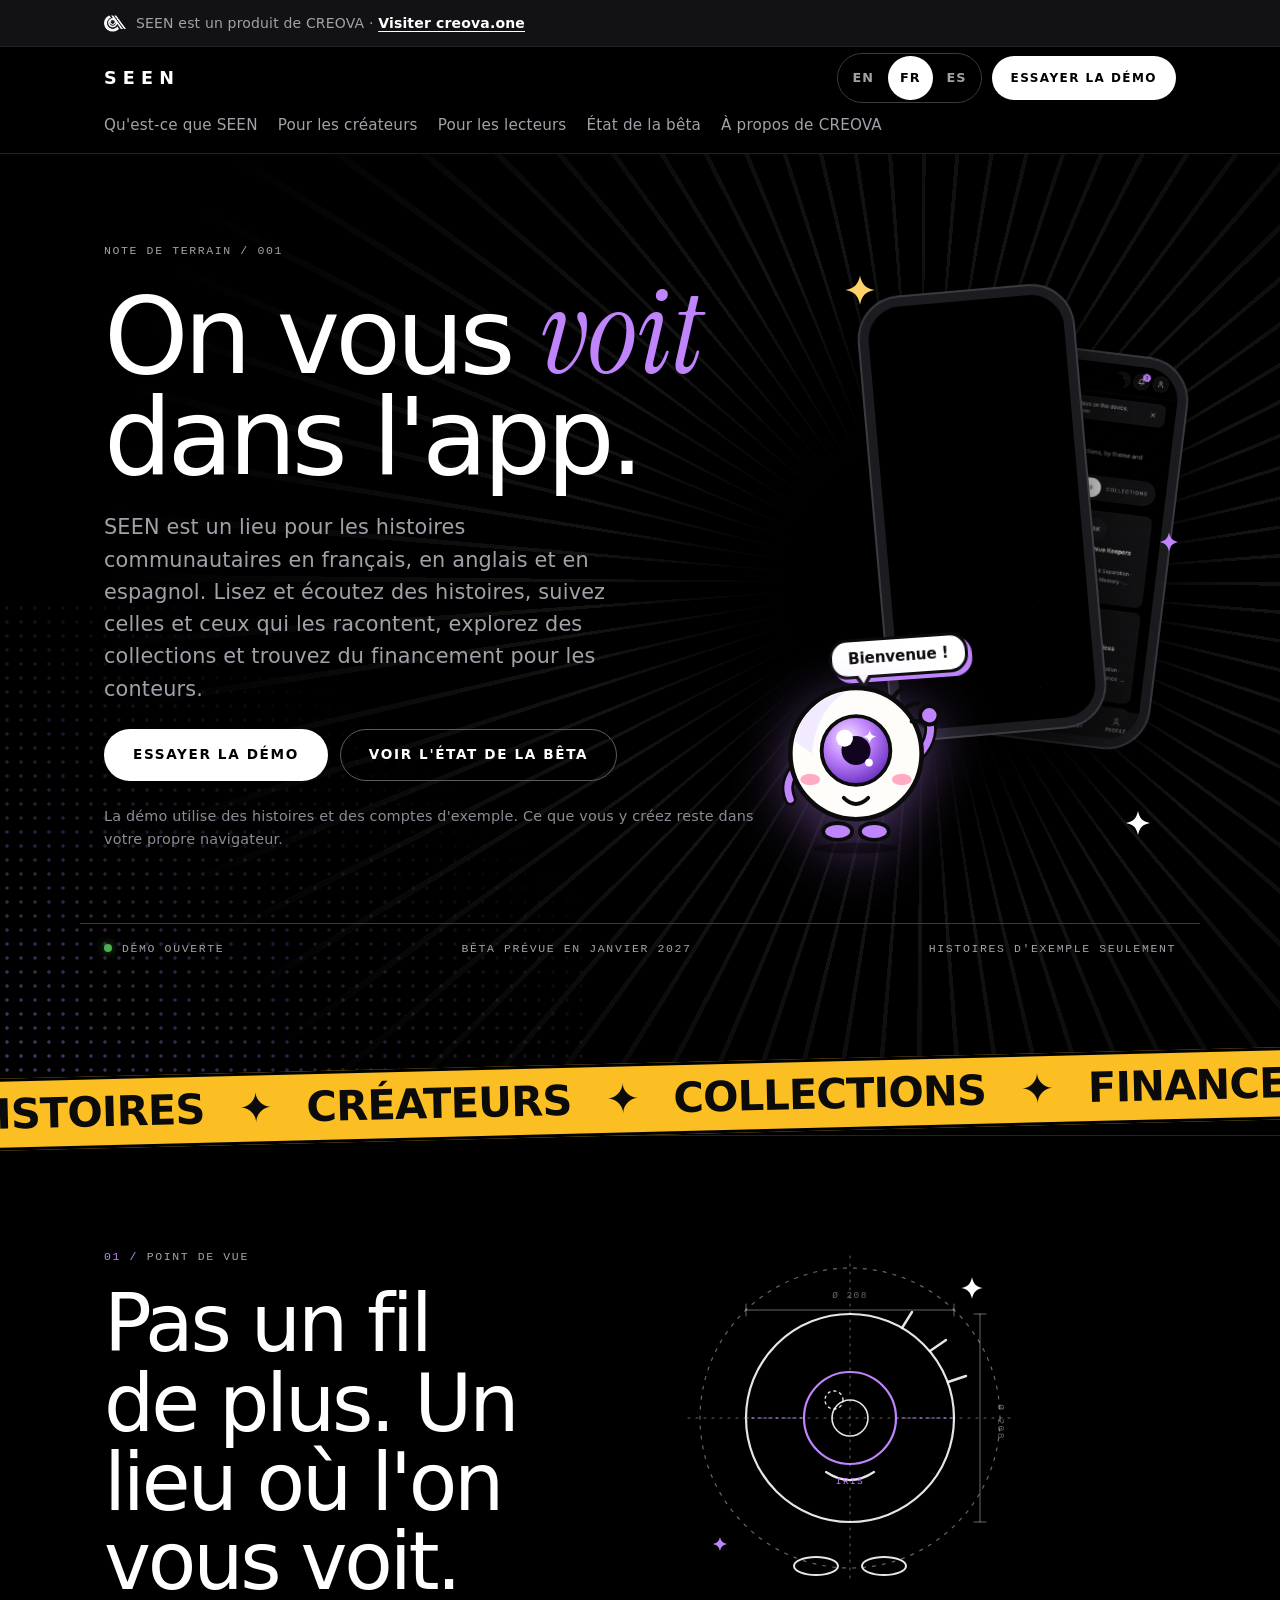
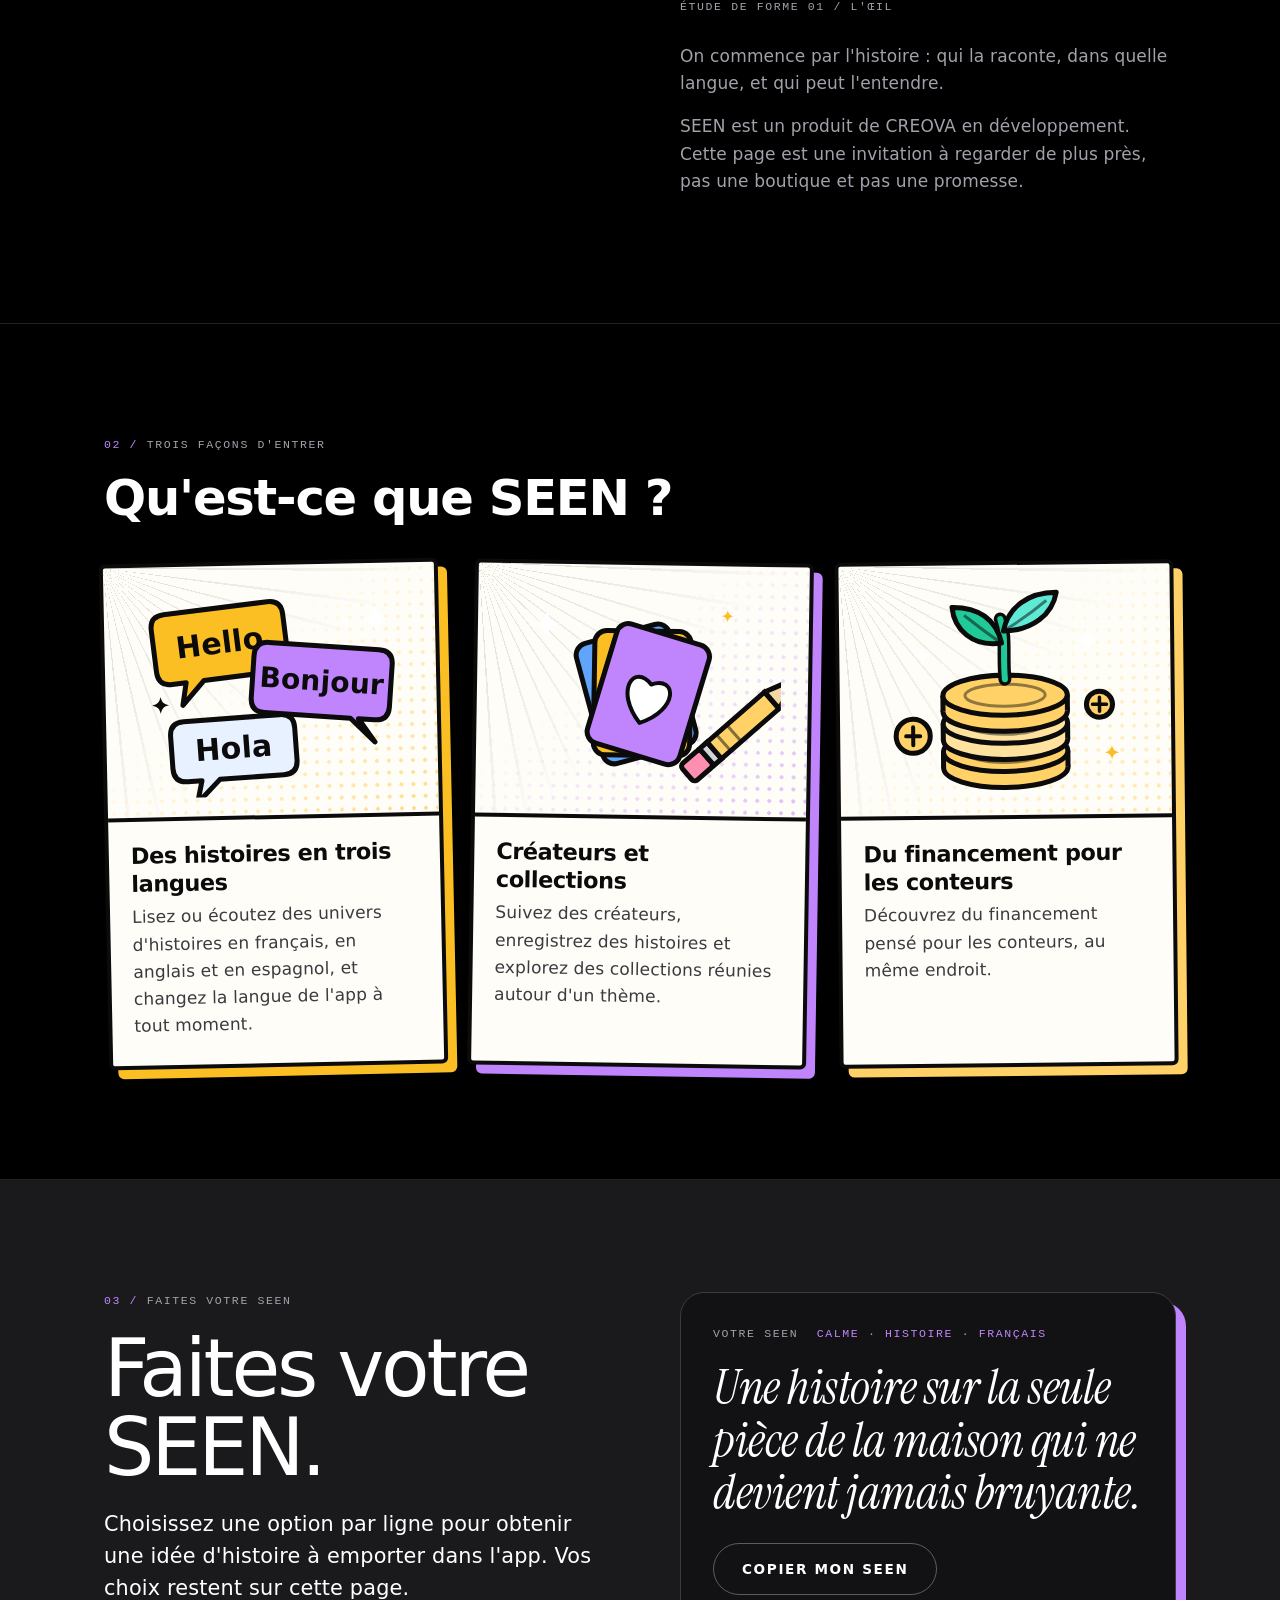
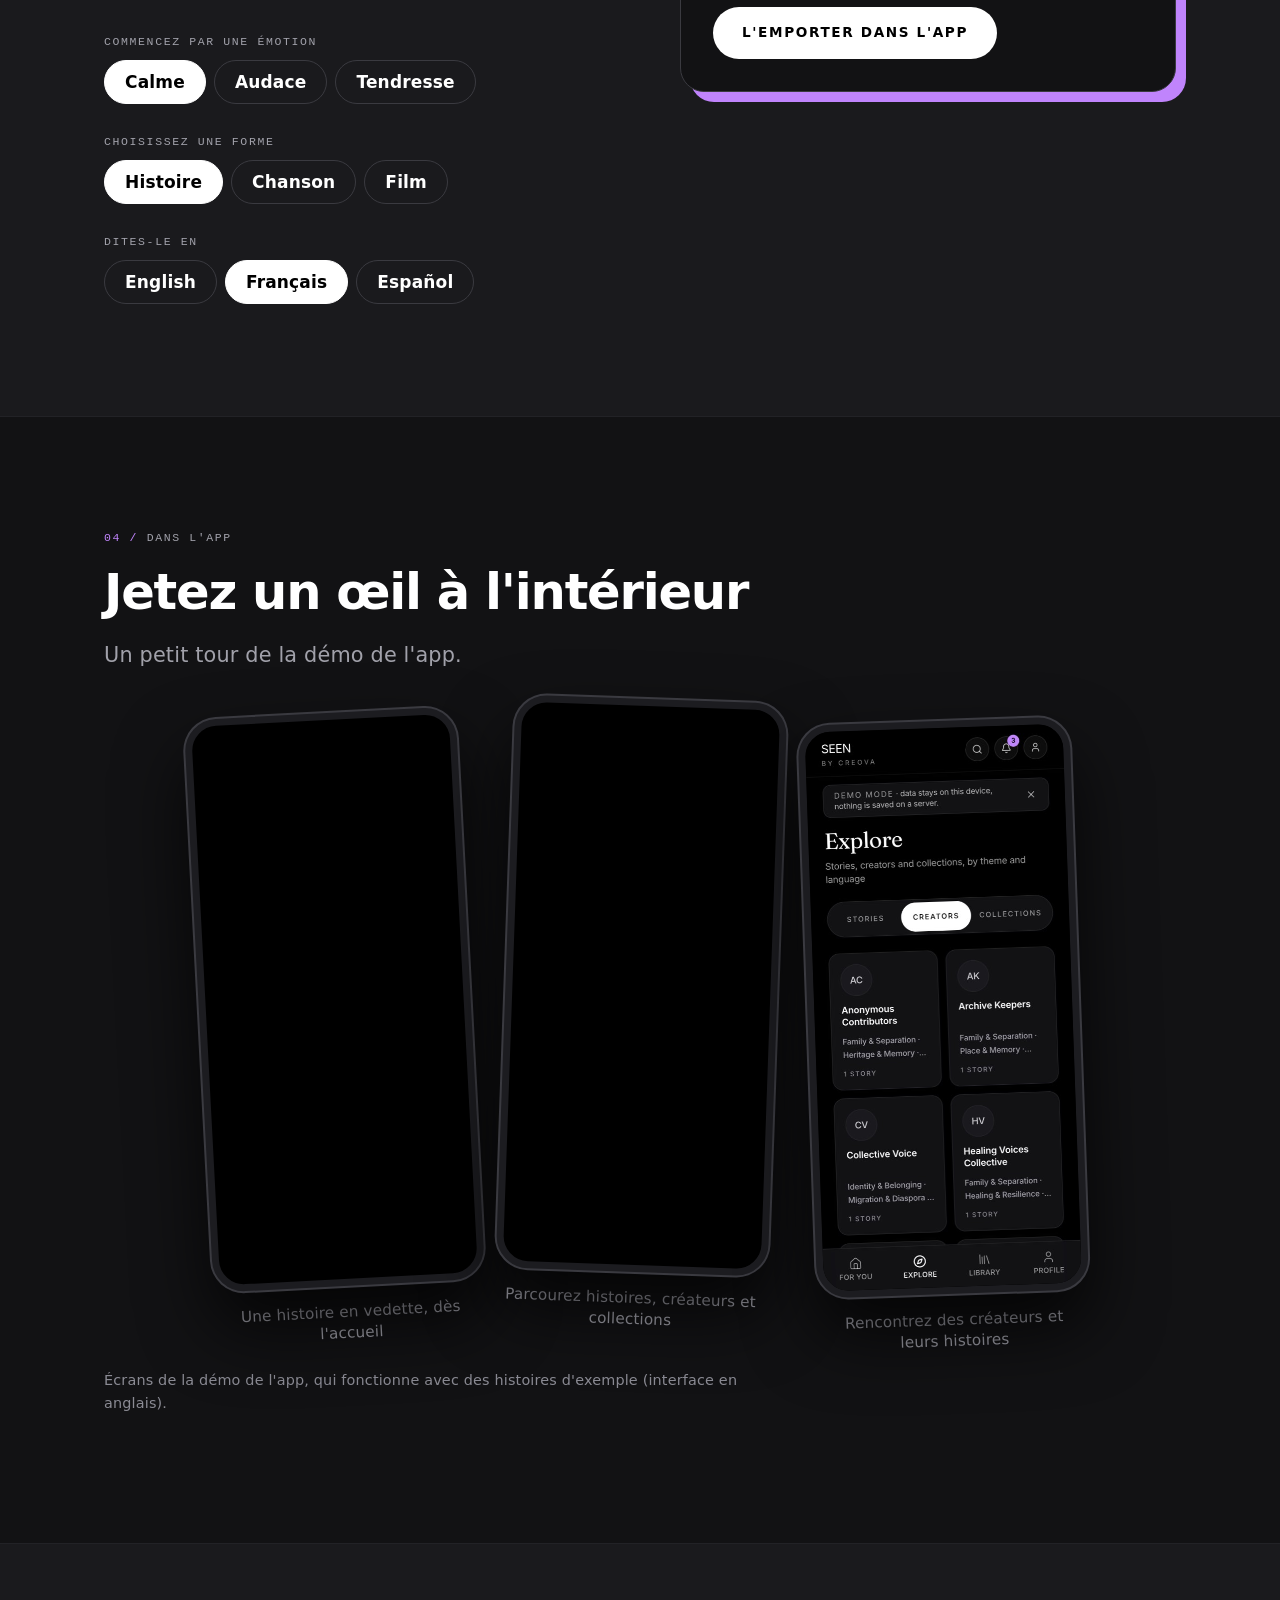
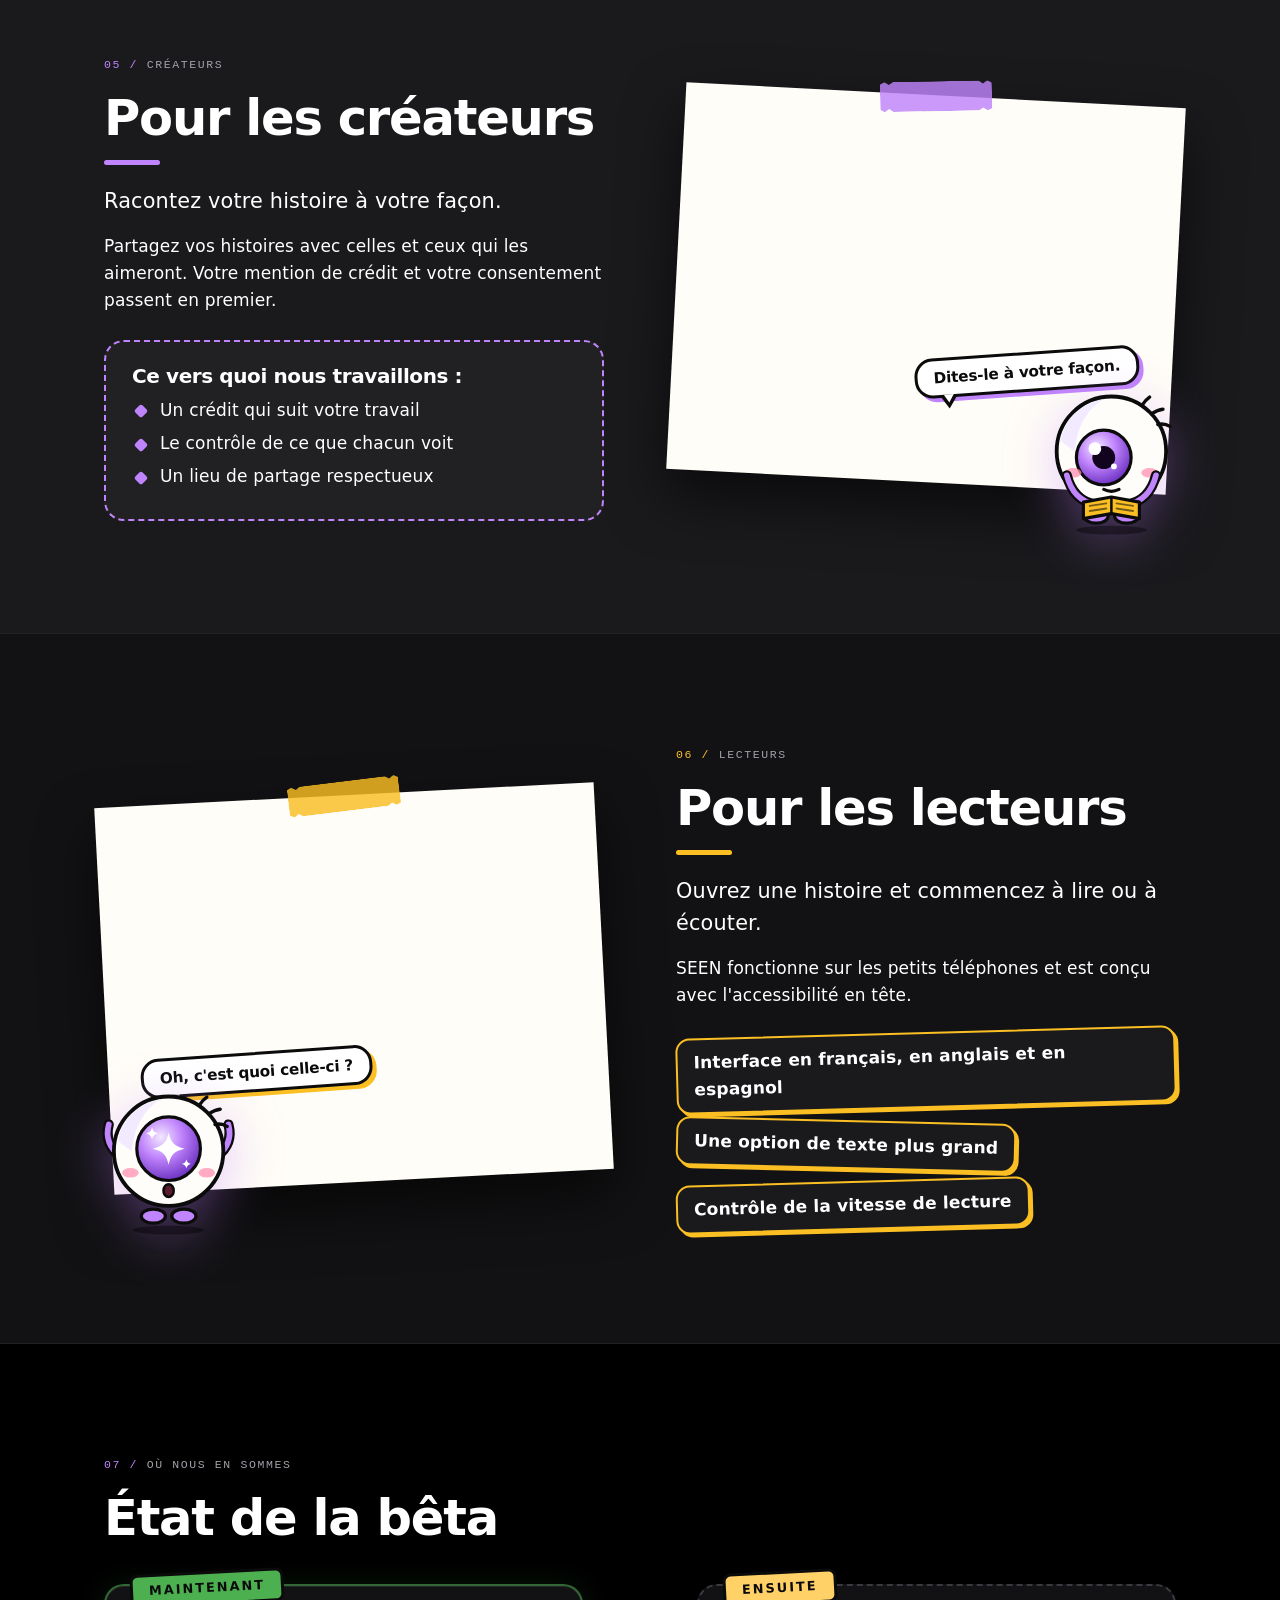
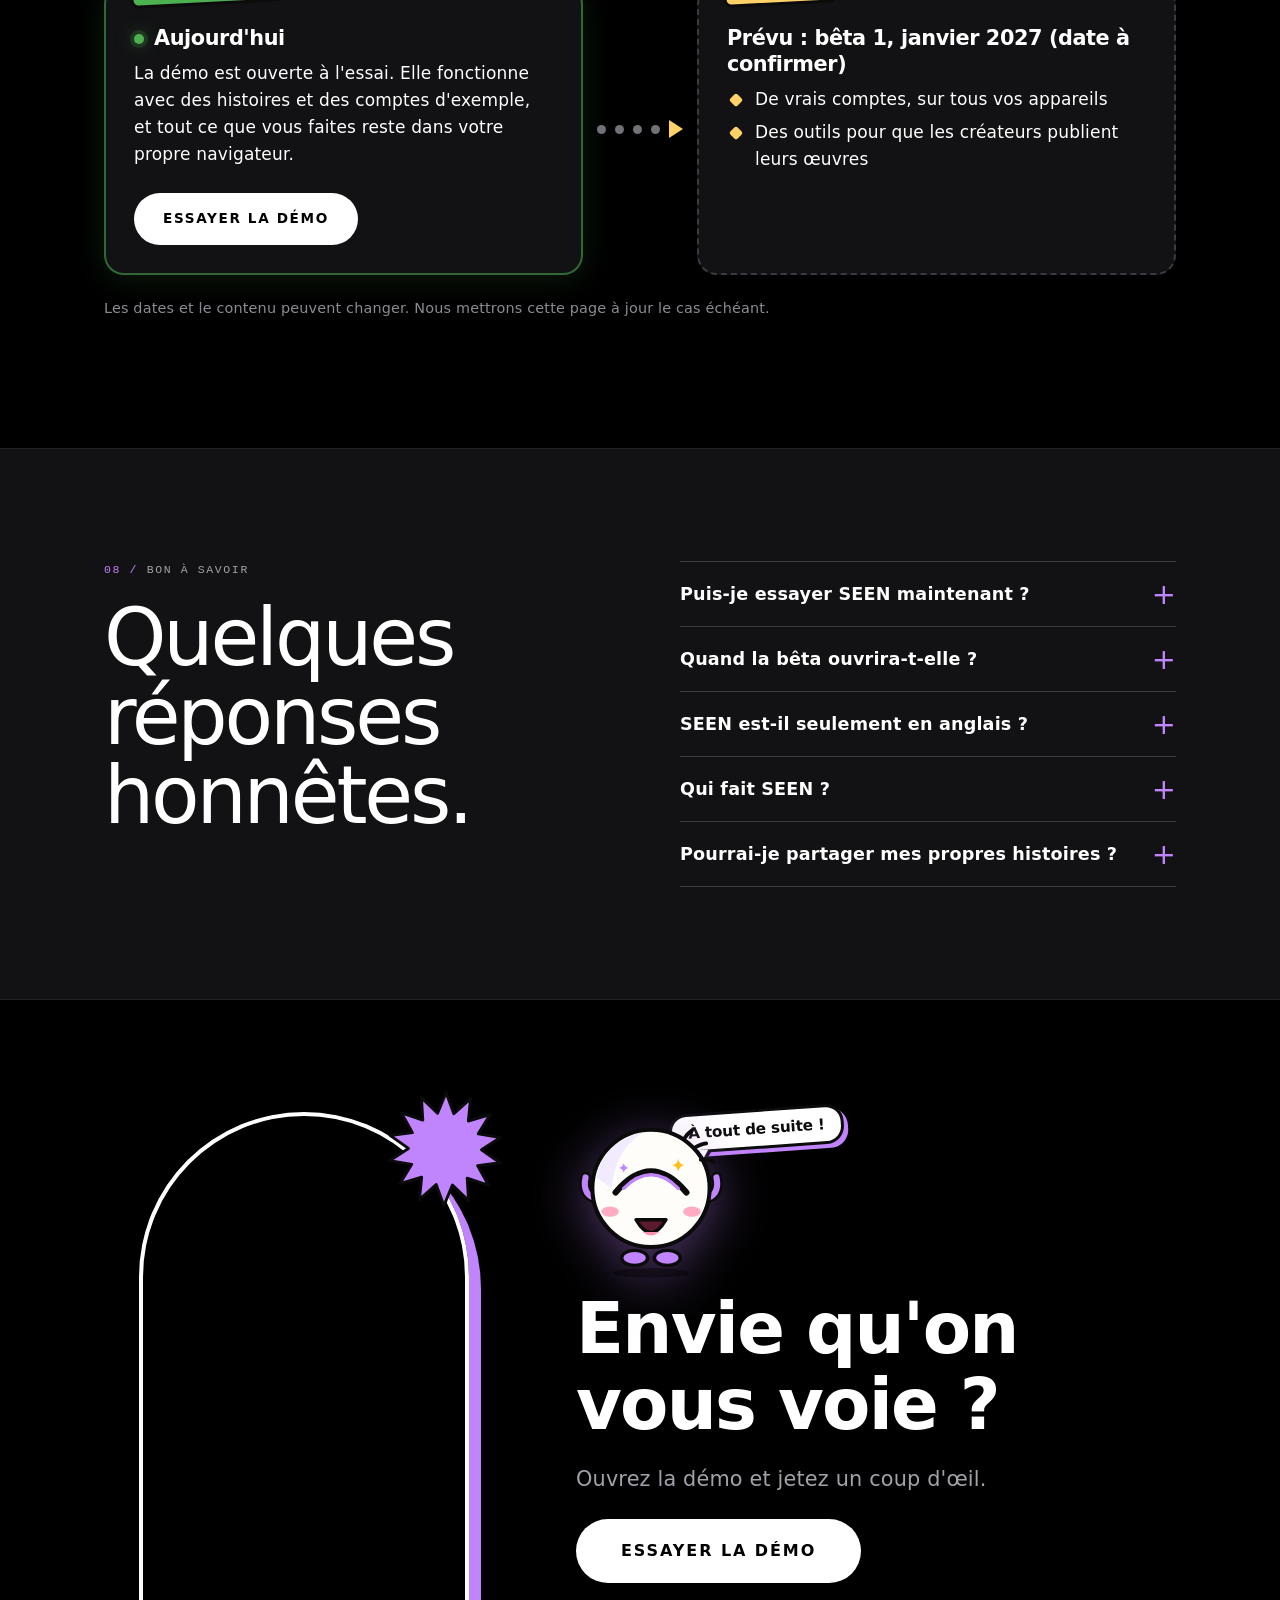
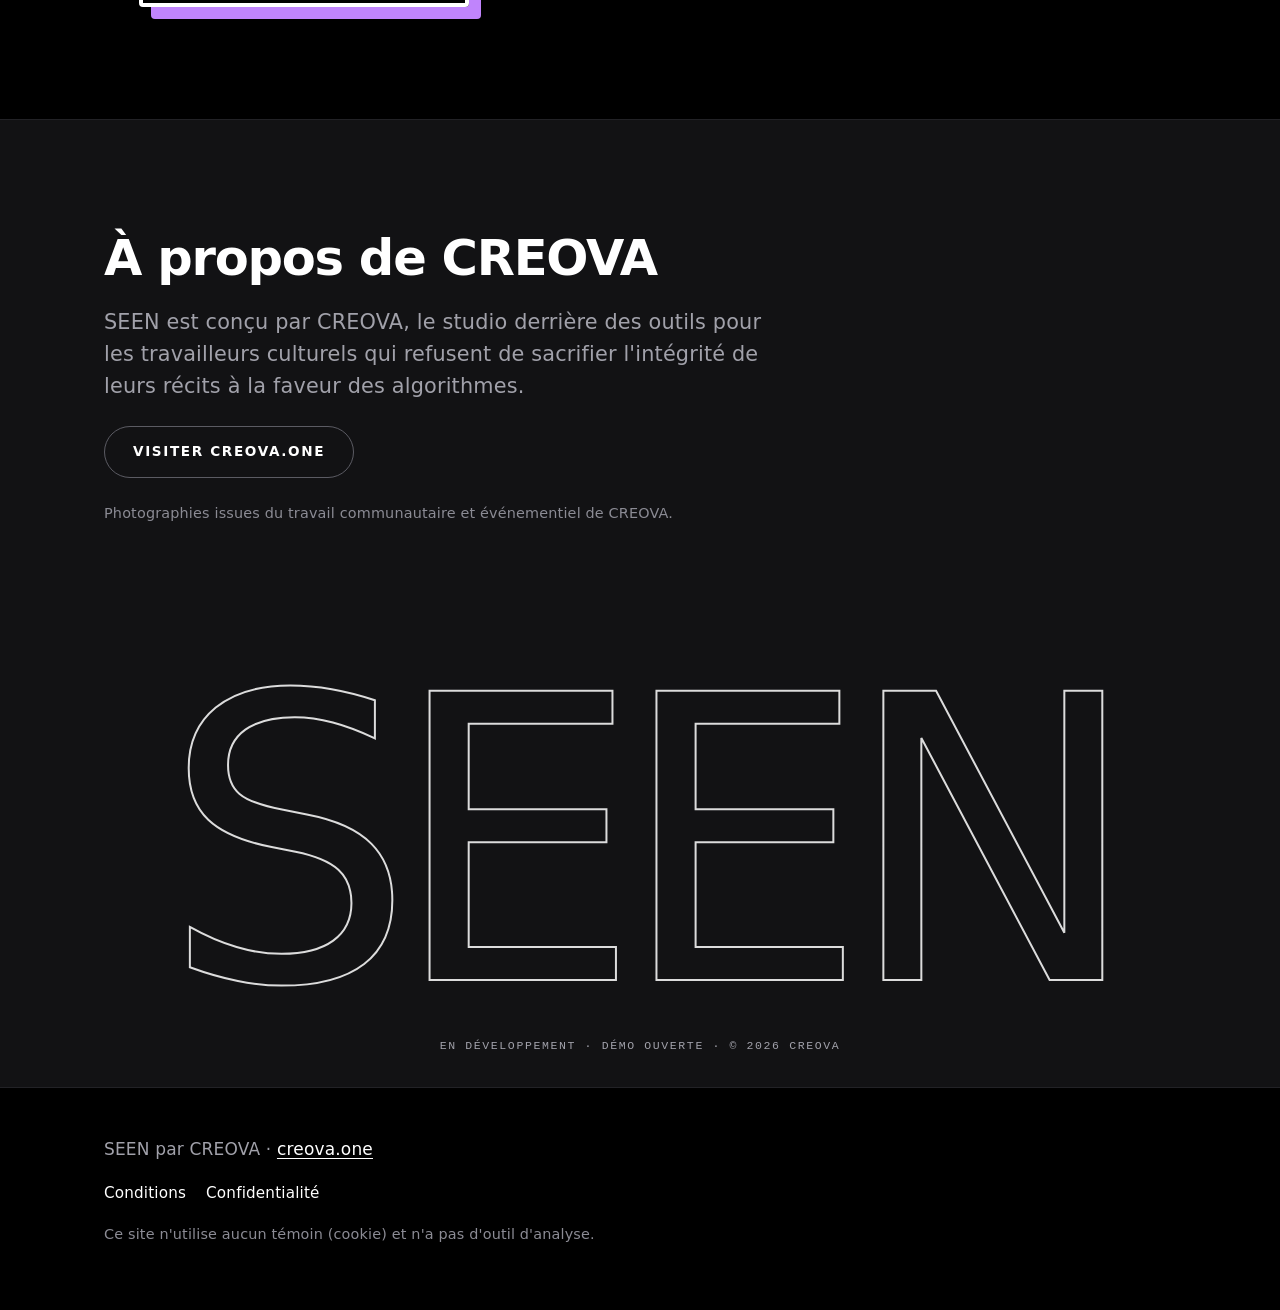
<file: fr/index.html>
<!DOCTYPE html>
<html lang="fr">
  <head>
    <meta charset="UTF-8" />
    <meta name="viewport" content="width=device-width, initial-scale=1" />
    <meta http-equiv="Content-Security-Policy" content="default-src 'none'; script-src 'self'; style-src 'self'; font-src 'self'; img-src 'self' data:; base-uri 'self'; form-action 'none'" />
    <meta name="referrer" content="strict-origin-when-cross-origin" />
    <title>SEEN : On vous voit dans l'app</title>
    <meta name="description" content="SEEN est un lieu pour les histoires communautaires en français, en anglais et en espagnol. Lisez et écoutez des histoires, suivez les créateurs, explorez des collections et trouvez du financement pour les conteurs." />
    <meta name="theme-color" content="#000000" />
    <link rel="icon" type="image/png" sizes="192x192" href="../icons/icon-192.png" />
    <link rel="apple-touch-icon" href="../icons/apple-touch-icon.png" />
    <meta name="apple-mobile-web-app-title" content="SEEN" />
    <meta property="og:type" content="website" />
    <meta property="og:site_name" content="SEEN by CREOVA" />
    <meta property="og:title" content="SEEN : On vous voit dans l'app" />
    <meta property="og:description" content="SEEN est un lieu pour les histoires communautaires en français, en anglais et en espagnol. Lisez et écoutez des histoires, suivez les créateurs, explorez des collections et trouvez du financement pour les conteurs." />
    <meta name="twitter:card" content="summary" />
    <meta property="og:image" content="https://seen.creova.one/icons/icon-512.png" />
    <link rel="alternate" hreflang="en" href="https://seen.creova.one/" />
    <link rel="alternate" hreflang="fr" href="https://seen.creova.one/fr/" />
    <link rel="alternate" hreflang="es" href="https://seen.creova.one/es/" />
    <link rel="alternate" hreflang="x-default" href="https://seen.creova.one/" />
    <link rel="canonical" href="https://seen.creova.one/fr/" />
    <meta property="og:url" content="https://seen.creova.one/fr/" />
    <link rel="preload" href="../fonts/instrument-serif-latin-400-italic.woff2" as="font" type="font/woff2" crossorigin />
    <link rel="stylesheet" href="../styles.css" />
    <script src="../site.js" defer></script>
  </head>
  <body>
    <a class="skip" href="#main">Aller au contenu</a>
    <div class="creova-bar">
      <div class="wrap bar-row">
        <img src="../creova-mark.png" alt="" width="22" height="17" />
        <p>SEEN est un produit de CREOVA · <a href="https://creova.one" rel="noopener">Visiter creova.one</a></p>
      </div>
    </div>
    <header class="site-header">
      <div class="wrap header-row">
        <a class="wordmark" href="../fr/" aria-label="SEEN">SEEN</a>
        <div class="header-tools">
          <nav aria-label="Langue">
            <ul class="pill"><li><a href="../" lang="en" hreflang="en" aria-label="English">EN</a></li><li><span aria-current="true" lang="fr" aria-label="Français">FR</span></li><li><a href="../es/" lang="es" hreflang="es" aria-label="Español">ES</a></li></ul>
          </nav>
          <a class="btn btn-primary btn-small" href="https://seen-sigma-eight.vercel.app" rel="noopener">Essayer la démo</a>
        </div>
        <nav class="main-nav" aria-label="Principale">
          <ul class="nav">
            <li><a href="#what">Qu'est-ce que SEEN</a></li>
            <li><a href="#creators">Pour les créateurs</a></li>
            <li><a href="#viewers">Pour les lecteurs</a></li>
            <li><a href="#beta">État de la bêta</a></li>
            <li><a href="https://creova.one" rel="noopener">À propos de CREOVA</a></li>
          </ul>
        </nav>
      </div>
    </header>

    <main id="main">
      <section class="band band--black hero" aria-labelledby="hero-title">
        <div class="focus-lines" aria-hidden="true"></div>
        <div class="wrap hero-grid">
          <div class="hero-copy">
            <p class="mono field">Note de terrain / 001</p>
            <h1 id="hero-title">On vous <em>voit</em> dans l'app.</h1>
            <p class="lead">SEEN est un lieu pour les histoires communautaires en français, en anglais et en espagnol. Lisez et écoutez des histoires, suivez celles et ceux qui les racontent, explorez des collections et trouvez du financement pour les conteurs.</p>
            <p class="actions">
              <a class="btn btn-primary" href="https://seen-sigma-eight.vercel.app" rel="noopener">Essayer la démo</a>
              <a class="btn btn-ghost" href="#beta">Voir l'état de la bêta</a>
            </p>
            <p class="note">La démo utilise des histoires et des comptes d'exemple. Ce que vous y créez reste dans votre propre navigateur.</p>
          </div>
          <div class="hero-stage">
            <div class="phone phone--back"><img src="../img/app-creators.jpg" alt="Écran Explore de l'app SEEN, onglet Creators, en anglais : des cartes de créateurs avec initiales et nombre d'histoires." width="508" height="1100" decoding="async" /></div>
            <div class="phone phone--front"><img src="../img/app-home.jpg" alt="Écran « For You » de l'app SEEN, en anglais : une histoire en vedette, Midnight Resonance de Kira Chen, avec un bouton Start reading." width="508" height="1100" decoding="async" /></div>
            <div class="hero-mascot"><p class="bubble bubble--hero" aria-hidden="true">Bienvenue !</p><svg class="mascot mascot--hello" viewBox="0 0 220 244" aria-hidden="true" focusable="false" xmlns="http://www.w3.org/2000/svg"><defs><radialGradient id="iris1" cx="38%" cy="32%" r="78%"><stop offset="0" stop-color="#f3e8ff"/><stop offset=".42" stop-color="#c084fc"/><stop offset="1" stop-color="#5b21b6"/></radialGradient></defs>
    <ellipse cx="110" cy="236" rx="56" ry="7" fill="#000" opacity=".4"/>
    <ellipse cx="86" cy="214" rx="19" ry="11" fill="#c084fc" stroke="#0b0b0c" stroke-width="5"/>
    <ellipse cx="134" cy="214" rx="19" ry="11" fill="#c084fc" stroke="#0b0b0c" stroke-width="5"/>
    <path class="wave" d="M186 120 Q214 96 206 66" fill="none" stroke="#0b0b0c" stroke-width="16" stroke-linecap="round"/><path class="wave" d="M186 120 Q214 96 206 66" fill="none" stroke="#c084fc" stroke-width="9" stroke-linecap="round"/><circle class="wave" cx="206" cy="62" r="12" fill="#c084fc" stroke="#0b0b0c" stroke-width="5"/><path d="M34 128 Q14 150 24 172" fill="none" stroke="#0b0b0c" stroke-width="16" stroke-linecap="round"/><path d="M34 128 Q14 150 24 172" fill="none" stroke="#c084fc" stroke-width="9" stroke-linecap="round"/>
    <circle cx="110" cy="112" r="86" fill="#fffdfa" stroke="#0b0b0c" stroke-width="6"/>
    <path d="M30 96 Q40 44 98 30 Q58 54 52 112 Z" fill="#efe7ff" opacity=".8"/>
    <g class="iris"><circle cx="110" cy="108" r="45" fill="url(#iris1)" stroke="#0b0b0c" stroke-width="5"/><circle cx="110" cy="108" r="19" fill="#12041f"/><circle cx="95" cy="92" r="11" fill="#fff"/><circle cx="127" cy="124" r="5" fill="#fff"/><path transform="translate(128 90) rotate(0) scale(0.7)" fill="#fff" d="M0 -12 C1.6 -4.5 4.5 -1.6 12 0 C4.5 1.6 1.6 4.5 0 12 C-1.6 4.5 -4.5 1.6 -12 0 C-4.5 -1.6 -1.6 -4.5 0 -12Z"/></g>
    <ellipse cx="50" cy="146" rx="13" ry="7.5" fill="#ff8fb1" opacity=".75"/>
    <ellipse cx="170" cy="146" rx="13" ry="7.5" fill="#ff8fb1" opacity=".75"/>
    <path d="M158 40 q6 -9 12 -13 M173 53 q10 -6 18 -7 M183 70 q11 -2 19 3" fill="none" stroke="#0b0b0c" stroke-width="5.5" stroke-linecap="round"/>
    <path d="M94 170 Q110 186 126 170" fill="none" stroke="#0b0b0c" stroke-width="5" stroke-linecap="round"/>
    
    </svg></div>
            <svg class="spark spark--a" viewBox="-14 -14 28 28" width="34" height="34" aria-hidden="true" focusable="false"><path transform="translate(0 0) rotate(0) scale(1)" fill="#ffd166" d="M0 -12 C1.6 -4.5 4.5 -1.6 12 0 C4.5 1.6 1.6 4.5 0 12 C-1.6 4.5 -4.5 1.6 -12 0 C-4.5 -1.6 -1.6 -4.5 0 -12Z"/></svg><svg class="spark spark--b" viewBox="-14 -14 28 28" width="22" height="22" aria-hidden="true" focusable="false"><path transform="translate(0 0) rotate(0) scale(1)" fill="#c084fc" d="M0 -12 C1.6 -4.5 4.5 -1.6 12 0 C4.5 1.6 1.6 4.5 0 12 C-1.6 4.5 -4.5 1.6 -12 0 C-4.5 -1.6 -1.6 -4.5 0 -12Z"/></svg><svg class="spark spark--c" viewBox="-14 -14 28 28" width="28" height="28" aria-hidden="true" focusable="false"><path transform="translate(0 0) rotate(0) scale(1)" fill="#fff" d="M0 -12 C1.6 -4.5 4.5 -1.6 12 0 C4.5 1.6 1.6 4.5 0 12 C-1.6 4.5 -4.5 1.6 -12 0 C-4.5 -1.6 -1.6 -4.5 0 -12Z"/></svg>
          </div>
        </div>
        <ul class="wrap statusbar mono"><li>Démo ouverte</li><li>Bêta prévue en janvier 2027</li><li>Histoires d'exemple seulement</li></ul>
      </section>

      <div class="marquee" aria-hidden="true"><div class="marquee-track"><div class="marquee-group"><span>Histoires</span><span>Créateurs</span><span>Collections</span><span>Financement</span><span>English</span><span>Français</span><span>Español</span></div><div class="marquee-group"><span>Histoires</span><span>Créateurs</span><span>Collections</span><span>Financement</span><span>English</span><span>Français</span><span>Español</span></div></div></div>

      <section class="band band--black idea" aria-labelledby="idea-title">
        <div class="wrap idea-grid">
          <div>
            <p class="kicker mono">Point de vue</p>
            <h2 id="idea-title" class="display">Pas un fil de plus. Un lieu où l'on vous voit.</h2>
          </div>
          <div class="idea-side">
            <figure class="study"><svg class="study-art" viewBox="0 0 340 340" aria-hidden="true" focusable="false" xmlns="http://www.w3.org/2000/svg"><g fill="none" stroke-linecap="round">
      <circle cx="170" cy="170" r="150" stroke="rgba(255,255,255,.4)" stroke-width="1.2" stroke-dasharray="3 7"/>
      <path d="M170 8 V332 M8 170 H332" stroke="rgba(255,255,255,.4)" stroke-width="1" stroke-dasharray="2 6"/>
      <circle cx="170" cy="170" r="104" stroke="rgba(255,255,255,.9)" stroke-width="2.2"/>
      <circle cx="170" cy="170" r="46" stroke="#c084fc" stroke-width="2.2"/>
      <circle cx="170" cy="170" r="18" stroke="rgba(255,255,255,.9)" stroke-width="1.6"/>
      <circle cx="154" cy="152" r="9" stroke="rgba(255,255,255,.9)" stroke-width="1.4" stroke-dasharray="2 4"/>
      <path d="M222 80 L232 64 M250 103 L266 92 M268 134 L286 128" stroke="rgba(255,255,255,.9)" stroke-width="2.4"/>
      <path d="M146 224 q24 16 48 0" stroke="rgba(255,255,255,.9)" stroke-width="2.2"/>
      <ellipse cx="136" cy="318" rx="22" ry="9" stroke="rgba(255,255,255,.9)" stroke-width="2"/><ellipse cx="204" cy="318" rx="22" ry="9" stroke="rgba(255,255,255,.9)" stroke-width="2"/>
      <path d="M66 170 H124 M216 170 H274" stroke="#c084fc" stroke-width="1.2" stroke-dasharray="2 4"/>
      <path d="M66 62 H274" stroke="rgba(255,255,255,.4)" stroke-width="1"/><path d="M66 56 V68 M274 56 V68" stroke="rgba(255,255,255,.4)" stroke-width="1"/>
      <path d="M300 66 V274" stroke="rgba(255,255,255,.4)" stroke-width="1"/><path d="M294 66 H306 M294 274 H306" stroke="rgba(255,255,255,.4)" stroke-width="1"/>
    </g>
    <g fill="rgba(255,255,255,.9)" font-size="9.5" letter-spacing="1.4" class="mono-svg">
      <text x="170" y="50" text-anchor="middle" fill="rgba(255,255,255,.4)">&#216; 208</text>
      <text x="318" y="174" text-anchor="middle" fill="rgba(255,255,255,.4)" transform="rotate(90 318 174)">&#216; 208</text>
      <text x="170" y="236" text-anchor="middle" fill="#c084fc">IRIS</text>
      
    </g>
    <path transform="translate(292 40) rotate(0) scale(0.9)" fill="#fff" d="M0 -12 C1.6 -4.5 4.5 -1.6 12 0 C4.5 1.6 1.6 4.5 0 12 C-1.6 4.5 -4.5 1.6 -12 0 C-4.5 -1.6 -1.6 -4.5 0 -12Z"/><path transform="translate(40 296) rotate(0) scale(0.6)" fill="#c084fc" d="M0 -12 C1.6 -4.5 4.5 -1.6 12 0 C4.5 1.6 1.6 4.5 0 12 C-1.6 4.5 -4.5 1.6 -12 0 C-4.5 -1.6 -1.6 -4.5 0 -12Z"/></svg><figcaption class="mono">Étude de forme 01 / L'œil</figcaption></figure>
            <p>On commence par l'histoire : qui la raconte, dans quelle langue, et qui peut l'entendre.</p>
            <p>SEEN est un produit de CREOVA en développement. Cette page est une invitation à regarder de plus près, pas une boutique et pas une promesse.</p>
          </div>
        </div>
      </section>

      <section id="what" class="band band--black" aria-labelledby="what-title">
        <div class="wrap">
          <p class="kicker mono">Trois façons d'entrer</p>
          <h2 id="what-title">Qu'est-ce que SEEN ?</h2>
          <div class="panels">
            <article class="mpanel mpanel--story">
              <div class="paper"><div class="tone" aria-hidden="true"></div><svg class="spot spot--lang" viewBox="0 0 260 210" aria-hidden="true" focusable="false" xmlns="http://www.w3.org/2000/svg"><g transform="rotate(-6 80 57)"><path d="M28 22 H132 Q146 22 146 36 V78 Q146 92 132 92 H60 L36 114 L42 92 H28 Q14 92 14 78 V36 Q14 22 28 22 Z" fill="#fbbf24" stroke="#0b0b0c" stroke-width="5" stroke-linejoin="round"/><text x="80" y="67.2" text-anchor="middle" font-size="30" font-weight="800" fill="#0b0b0c" class="spot-text">Hello</text></g><g transform="rotate(5 181 97)"><path d="M126 62 H236 Q250 62 250 76 V118 Q250 132 236 132 H220 L238 154 L212 132 H126 Q112 132 112 118 V76 Q112 62 126 62 Z" fill="#c084fc" stroke="#0b0b0c" stroke-width="5" stroke-linejoin="round"/><text x="181" y="106.52" text-anchor="middle" font-size="28" font-weight="800" fill="#0b0b0c" class="spot-text">Bonjour</text></g><g transform="rotate(-3 92 162)"><path d="M44 132 H140 Q154 132 154 146 V178 Q154 192 140 192 H76 L52 214 L58 192 H44 Q30 192 30 178 V146 Q30 132 44 132 Z" fill="#e8f1ff" stroke="#0b0b0c" stroke-width="5" stroke-linejoin="round"/><text x="92" y="172.2" text-anchor="middle" font-size="30" font-weight="800" fill="#0b0b0c" class="spot-text">Hola</text></g>
       <path transform="translate(236 36) rotate(0) scale(1.1)" fill="#fff" d="M0 -12 C1.6 -4.5 4.5 -1.6 12 0 C4.5 1.6 1.6 4.5 0 12 C-1.6 4.5 -4.5 1.6 -12 0 C-4.5 -1.6 -1.6 -4.5 0 -12Z"/><path transform="translate(20 118) rotate(0) scale(0.7)" fill="#0b0b0c" d="M0 -12 C1.6 -4.5 4.5 -1.6 12 0 C4.5 1.6 1.6 4.5 0 12 C-1.6 4.5 -4.5 1.6 -12 0 C-4.5 -1.6 -1.6 -4.5 0 -12Z"/></svg></div>
              <div class="caption"><h3>Des histoires en trois langues</h3><p>Lisez ou écoutez des univers d'histoires en français, en anglais et en espagnol, et changez la langue de l'app à tout moment.</p></div>
            </article>
            <article class="mpanel mpanel--creator">
              <div class="paper"><div class="tone" aria-hidden="true"></div><svg class="spot spot--create" viewBox="0 0 260 210" aria-hidden="true" focusable="false" xmlns="http://www.w3.org/2000/svg"><g transform="rotate(-16 130 130)"><rect x="82" y="46" width="96" height="124" rx="12" fill="#60a5fa" stroke="#0b0b0c" stroke-width="5"/><circle cx="130" cy="92" r="14" fill="#fff" stroke="#0b0b0c" stroke-width="4"/><path d="M102 150 Q130 116 158 150" fill="#fff" stroke="#0b0b0c" stroke-width="4"/></g>
       <g transform="rotate(0 130 130)"><rect x="82" y="46" width="96" height="124" rx="12" fill="#fbbf24" stroke="#0b0b0c" stroke-width="5"/><path d="M130 76 l8 18 20 2 -15 13 5 20 -18 -10 -18 10 5 -20 -15 -13 20 -2 Z" fill="#fff" stroke="#0b0b0c" stroke-width="4" stroke-linejoin="round"/></g>
       <g transform="rotate(16 130 130)"><rect x="82" y="46" width="96" height="124" rx="12" fill="#c084fc" stroke="#0b0b0c" stroke-width="5"/><path d="M130 138 C96 114 108 82 130 98 C152 82 164 114 130 138 Z" fill="#fff" stroke="#0b0b0c" stroke-width="4" stroke-linejoin="round"/></g>
       <g transform="translate(176 188) rotate(-42)"><rect x="0" y="-11" width="26" height="22" rx="4" fill="#ff8fb1" stroke="#0b0b0c" stroke-width="5"/><rect x="26" y="-11" width="10" height="22" fill="#d4d4d8" stroke="#0b0b0c" stroke-width="5"/><rect x="36" y="-11" width="76" height="22" fill="#ffd166" stroke="#0b0b0c" stroke-width="5"/><path d="M48 -11 V11 M62 -11 V11" stroke="#0b0b0c" stroke-width="3" opacity=".5"/><path d="M112 -11 L146 0 L112 11 Z" fill="#f3d6a5" stroke="#0b0b0c" stroke-width="5" stroke-linejoin="round"/><path d="M134 -4 L146 0 L134 4 Z" fill="#0b0b0c"/></g>
       <path transform="translate(34 40) rotate(0) scale(1.1)" fill="#fff" d="M0 -12 C1.6 -4.5 4.5 -1.6 12 0 C4.5 1.6 1.6 4.5 0 12 C-1.6 4.5 -4.5 1.6 -12 0 C-4.5 -1.6 -1.6 -4.5 0 -12Z"/><path transform="translate(228 54) rotate(0) scale(0.8)" fill="#fff" d="M0 -12 C1.6 -4.5 4.5 -1.6 12 0 C4.5 1.6 1.6 4.5 0 12 C-1.6 4.5 -4.5 1.6 -12 0 C-4.5 -1.6 -1.6 -4.5 0 -12Z"/><path transform="translate(214 30) rotate(0) scale(0.5)" fill="#fbbf24" d="M0 -12 C1.6 -4.5 4.5 -1.6 12 0 C4.5 1.6 1.6 4.5 0 12 C-1.6 4.5 -4.5 1.6 -12 0 C-4.5 -1.6 -1.6 -4.5 0 -12Z"/></svg></div>
              <div class="caption"><h3>Créateurs et collections</h3><p>Suivez des créateurs, enregistrez des histoires et explorez des collections réunies autour d'un thème.</p></div>
            </article>
            <article class="mpanel mpanel--funding">
              <div class="paper"><div class="tone" aria-hidden="true"></div><svg class="spot spot--fund" viewBox="0 0 260 210" aria-hidden="true" focusable="false" xmlns="http://www.w3.org/2000/svg"><ellipse cx="130" cy="182" rx="62" ry="20" fill="#ffd166" stroke="#0b0b0c" stroke-width="5"/><rect x="68" y="166" width="124" height="16" fill="#ffd166"/><path d="M68 166 V182 M192 166 V182" stroke="#0b0b0c" stroke-width="5"/><ellipse cx="130" cy="166" rx="62" ry="20" fill="#ffd166" stroke="#0b0b0c" stroke-width="5"/><ellipse cx="130" cy="166" rx="40" ry="11" fill="none" stroke="#0b0b0c" stroke-width="3" opacity=".45"/><ellipse cx="130" cy="154" rx="62" ry="20" fill="#ffe29e" stroke="#0b0b0c" stroke-width="5"/><rect x="68" y="138" width="124" height="16" fill="#ffe29e"/><path d="M68 138 V154 M192 138 V154" stroke="#0b0b0c" stroke-width="5"/><ellipse cx="130" cy="138" rx="62" ry="20" fill="#ffe29e" stroke="#0b0b0c" stroke-width="5"/><ellipse cx="130" cy="138" rx="40" ry="11" fill="none" stroke="#0b0b0c" stroke-width="3" opacity=".45"/><ellipse cx="130" cy="126" rx="62" ry="20" fill="#ffd166" stroke="#0b0b0c" stroke-width="5"/><rect x="68" y="110" width="124" height="16" fill="#ffd166"/><path d="M68 110 V126 M192 110 V126" stroke="#0b0b0c" stroke-width="5"/><ellipse cx="130" cy="110" rx="62" ry="20" fill="#ffd166" stroke="#0b0b0c" stroke-width="5"/><ellipse cx="130" cy="110" rx="40" ry="11" fill="none" stroke="#0b0b0c" stroke-width="3" opacity=".45"/>
     <path d="M130 94 C128 68 132 52 126 34" fill="none" stroke="#0b0b0c" stroke-width="13" stroke-linecap="round"/><path d="M130 94 C128 68 132 52 126 34" fill="none" stroke="#20c997" stroke-width="6" stroke-linecap="round"/>
     <path d="M127 58 C98 62 80 44 78 22 C104 22 122 34 127 58 Z" fill="#20c997" stroke="#0b0b0c" stroke-width="5" stroke-linejoin="round"/><path d="M129 46 C158 46 178 30 182 8 C154 8 134 22 129 46 Z" fill="#5eead4" stroke="#0b0b0c" stroke-width="5" stroke-linejoin="round"/>
     <path d="M127 58 C112 48 100 38 90 30 M129 46 C146 36 160 26 172 16" stroke="#0b0b0c" stroke-width="3" fill="none" opacity=".5"/>
     <circle cx="38" cy="150" r="17" fill="#ffd166" stroke="#0b0b0c" stroke-width="5"/><path d="M38 141 v18 M31 150 h14" stroke="#0b0b0c" stroke-width="4" stroke-linecap="round"/><circle cx="224" cy="120" r="13" fill="#ffd166" stroke="#0b0b0c" stroke-width="5"/><path d="M224 113 v14 M217 120 h14" stroke="#0b0b0c" stroke-width="3.5" stroke-linecap="round"/>
     <path transform="translate(212 56) rotate(0) scale(1)" fill="#fff" d="M0 -12 C1.6 -4.5 4.5 -1.6 12 0 C4.5 1.6 1.6 4.5 0 12 C-1.6 4.5 -4.5 1.6 -12 0 C-4.5 -1.6 -1.6 -4.5 0 -12Z"/><path transform="translate(48 70) rotate(0) scale(0.7)" fill="#fff" d="M0 -12 C1.6 -4.5 4.5 -1.6 12 0 C4.5 1.6 1.6 4.5 0 12 C-1.6 4.5 -4.5 1.6 -12 0 C-4.5 -1.6 -1.6 -4.5 0 -12Z"/><path transform="translate(236 168) rotate(0) scale(0.6)" fill="#fbbf24" d="M0 -12 C1.6 -4.5 4.5 -1.6 12 0 C4.5 1.6 1.6 4.5 0 12 C-1.6 4.5 -4.5 1.6 -12 0 C-4.5 -1.6 -1.6 -4.5 0 -12Z"/></svg></div>
              <div class="caption"><h3>Du financement pour les conteurs</h3><p>Découvrez du financement pensé pour les conteurs, au même endroit.</p></div>
            </article>
          </div>
        </div>
      </section>

      <section id="make" class="band band--elevated make" aria-labelledby="make-title" data-make>
        <div class="wrap make-grid">
          <div>
            <p class="kicker mono">Faites votre SEEN</p>
            <h2 id="make-title" class="display">Faites votre SEEN.</h2>
            <p class="lead">Choisissez une option par ligne pour obtenir une idée d'histoire à emporter dans l'app. Vos choix restent sur cette page.</p>
            <div class="make-controls" data-controls hidden>
              <fieldset><legend class="mono">Commencez par une émotion</legend><div class="opts"><label class="opt"><input type="radio" name="feeling" value="0" checked /><span>Calme</span></label><label class="opt"><input type="radio" name="feeling" value="1" /><span>Audace</span></label><label class="opt"><input type="radio" name="feeling" value="2" /><span>Tendresse</span></label></div></fieldset>
              <fieldset><legend class="mono">Choisissez une forme</legend><div class="opts"><label class="opt"><input type="radio" name="form" value="0" checked /><span>Histoire</span></label><label class="opt"><input type="radio" name="form" value="1" /><span>Chanson</span></label><label class="opt"><input type="radio" name="form" value="2" /><span>Film</span></label></div></fieldset>
              <fieldset><legend class="mono">Dites-le en</legend><div class="opts"><label class="opt"><input type="radio" name="lang" value="0" /><span>English</span></label><label class="opt"><input type="radio" name="lang" value="1" checked /><span>Français</span></label><label class="opt"><input type="radio" name="lang" value="2" /><span>Español</span></label></div></fieldset>
            </div>
          </div>
          <div class="make-card">
            <p class="mono make-label">Votre SEEN <span data-tags>Calme · Histoire · Français</span></p>
            <p class="seed" data-output lang="fr" aria-live="polite">Une histoire sur la seule pièce de la maison qui ne devient jamais bruyante.</p>
            <p class="note" data-fallback>En voici une pour commencer.</p>
            <p class="actions">
              <button type="button" class="btn btn-ghost" data-copy data-done="Copié" hidden>Copier mon SEEN</button>
              <a class="btn btn-primary" href="https://seen-sigma-eight.vercel.app" rel="noopener">L'emporter dans l'app</a>
            </p>
          </div>
        </div>
        <ul data-seeds hidden><li data-seed="en-0-0" lang="en">A story about the one room in your house that never gets loud.</li><li data-seed="en-0-1" lang="en">A song for the hour just before everyone wakes.</li><li data-seed="en-0-2" lang="en">A film that is only the light moving across one kitchen table.</li><li data-seed="en-1-0" lang="en">A story that begins with you saying the thing out loud.</li><li data-seed="en-1-1" lang="en">A song that takes up the whole street.</li><li data-seed="en-1-2" lang="en">A film whose first shot is the last thing anyone expected.</li><li data-seed="en-2-0" lang="en">A story about someone who remembers your name correctly.</li><li data-seed="en-2-1" lang="en">A song for the person who stayed.</li><li data-seed="en-2-2" lang="en">A film made of hands: cooking, mending, waving goodbye.</li><li data-seed="fr-0-0" lang="fr">Une histoire sur la seule pièce de la maison qui ne devient jamais bruyante.</li><li data-seed="fr-0-1" lang="fr">Une chanson pour l'heure juste avant que tout le monde se réveille.</li><li data-seed="fr-0-2" lang="fr">Un film qui n'est que la lumière qui traverse une table de cuisine.</li><li data-seed="fr-1-0" lang="fr">Une histoire qui commence par vous, qui dites la chose à voix haute.</li><li data-seed="fr-1-1" lang="fr">Une chanson qui prend toute la rue.</li><li data-seed="fr-1-2" lang="fr">Un film dont le premier plan est ce que personne n'attendait.</li><li data-seed="fr-2-0" lang="fr">Une histoire sur quelqu'un qui retient correctement votre nom.</li><li data-seed="fr-2-1" lang="fr">Une chanson pour la personne qui est restée.</li><li data-seed="fr-2-2" lang="fr">Un film fait de mains : qui cuisinent, qui réparent, qui disent au revoir.</li><li data-seed="es-0-0" lang="es">Una historia sobre la única habitación de tu casa que nunca se pone ruidosa.</li><li data-seed="es-0-1" lang="es">Una canción para la hora justo antes de que todos despierten.</li><li data-seed="es-0-2" lang="es">Una película que es solo la luz cruzando una mesa de cocina.</li><li data-seed="es-1-0" lang="es">Una historia que empieza contigo diciendo la cosa en voz alta.</li><li data-seed="es-1-1" lang="es">Una canción que ocupa toda la calle.</li><li data-seed="es-1-2" lang="es">Una película cuyo primer plano es lo que nadie esperaba.</li><li data-seed="es-2-0" lang="es">Una historia sobre alguien que recuerda bien tu nombre.</li><li data-seed="es-2-1" lang="es">Una canción para la persona que se quedó.</li><li data-seed="es-2-2" lang="es">Una película hecha de manos: cocinando, remendando, diciendo adiós.</li></ul>
      </section>

      <section class="band band--surface tour" aria-labelledby="tour-title">
        <div class="wrap">
          <p class="kicker mono">Dans l'app</p>
          <h2 id="tour-title">Jetez un œil à l'intérieur</h2>
          <p class="lead">Un petit tour de la démo de l'app.</p>
          <div class="shots">
            <figure class="shot shot--1"><div class="phone "><img src="../img/app-home.jpg" alt="Écran « For You » de l'app SEEN, en anglais : une histoire en vedette, Midnight Resonance de Kira Chen, avec un bouton Start reading." width="508" height="1100" loading="lazy" decoding="async" /></div><figcaption>Une histoire en vedette, dès l'accueil</figcaption></figure>
            <figure class="shot shot--2"><div class="phone "><img src="../img/app-explore.jpg" alt="Écran Explore de l'app SEEN, en anglais, avec les onglets Stories, Creators et Collections et une histoire en vedette." width="508" height="1100" loading="lazy" decoding="async" /></div><figcaption>Parcourez histoires, créateurs et collections</figcaption></figure>
            <figure class="shot shot--3"><div class="phone "><img src="../img/app-creators.jpg" alt="Écran Explore de l'app SEEN, onglet Creators, en anglais : des cartes de créateurs avec initiales et nombre d'histoires." width="508" height="1100" loading="lazy" decoding="async" /></div><figcaption>Rencontrez des créateurs et leurs histoires</figcaption></figure>
          </div>
          <p class="note">Écrans de la démo de l'app, qui fonctionne avec des histoires d'exemple (interface en anglais).</p>
        </div>
      </section>

      <section id="creators" class="band band--elevated band--creator" aria-labelledby="creators-title">
        <div class="wrap split">
          <div>
            <p class="kicker mono">Créateurs</p>
            <h2 id="creators-title">Pour les créateurs</h2>
            <p class="lead">Racontez votre histoire à votre façon.</p>
            <p>Partagez vos histoires avec celles et ceux qui les aimeront. Votre mention de crédit et votre consentement passent en premier.</p>
            <div class="quest-card">
              <h3>Ce vers quoi nous travaillons :</h3>
              <ul><li>Un crédit qui suit votre travail</li><li>Le contrôle de ce que chacun voit</li><li>Un lieu de partage respectueux</li></ul>
            </div>
          </div>
          <figure class="polaroid polaroid--a">
            <span class="tape" aria-hidden="true"></span>
            <img src="../img/creators-laptop.jpg" alt="Une femme qui rit en levant les yeux de son ordinateur portable, dans un salon communautaire aux étagères remplies de livres." width="960" height="639" loading="lazy" decoding="async" />
            <div class="figure-mascot"><p class="bubble " aria-hidden="true">Dites-le à votre façon.</p><svg class="mascot mascot--read" viewBox="0 0 220 244" aria-hidden="true" focusable="false" xmlns="http://www.w3.org/2000/svg"><defs><radialGradient id="iris2" cx="38%" cy="32%" r="78%"><stop offset="0" stop-color="#f3e8ff"/><stop offset=".42" stop-color="#c084fc"/><stop offset="1" stop-color="#5b21b6"/></radialGradient></defs>
    <ellipse cx="110" cy="236" rx="56" ry="7" fill="#000" opacity=".4"/>
    <ellipse cx="86" cy="214" rx="19" ry="11" fill="#c084fc" stroke="#0b0b0c" stroke-width="5"/>
    <ellipse cx="134" cy="214" rx="19" ry="11" fill="#c084fc" stroke="#0b0b0c" stroke-width="5"/>
    
    <circle cx="110" cy="112" r="86" fill="#fffdfa" stroke="#0b0b0c" stroke-width="6"/>
    <path d="M30 96 Q40 44 98 30 Q58 54 52 112 Z" fill="#efe7ff" opacity=".8"/>
    <g class="iris" transform="translate(-12 14)"><circle cx="110" cy="108" r="43" fill="url(#iris2)" stroke="#0b0b0c" stroke-width="5"/><circle cx="110" cy="108" r="18" fill="#12041f"/><circle cx="96" cy="94" r="10" fill="#fff"/><circle cx="126" cy="122" r="4.5" fill="#fff"/></g>
    <ellipse cx="50" cy="146" rx="13" ry="7.5" fill="#ff8fb1" opacity=".75"/>
    <ellipse cx="170" cy="146" rx="13" ry="7.5" fill="#ff8fb1" opacity=".75"/>
    <path d="M158 40 q6 -9 12 -13 M173 53 q10 -6 18 -7 M183 70 q11 -2 19 3" fill="none" stroke="#0b0b0c" stroke-width="5.5" stroke-linecap="round"/>
    <path d="M98 172 Q110 178 122 172" fill="none" stroke="#0b0b0c" stroke-width="5" stroke-linecap="round"/>
    <path d="M40 150 Q50 190 86 196" fill="none" stroke="#0b0b0c" stroke-width="16" stroke-linecap="round"/><path d="M40 150 Q50 190 86 196" fill="none" stroke="#c084fc" stroke-width="9" stroke-linecap="round"/><path d="M180 150 Q170 190 134 196" fill="none" stroke="#0b0b0c" stroke-width="16" stroke-linecap="round"/><path d="M180 150 Q170 190 134 196" fill="none" stroke="#c084fc" stroke-width="9" stroke-linecap="round"/>
    <g transform="translate(110 198)"><path d="M-44 -6 L0 -14 L44 -6 L44 20 L0 12 L-44 20 Z" fill="#fbbf24" stroke="#0b0b0c" stroke-width="5" stroke-linejoin="round"/><path d="M0 -14 L0 12" stroke="#0b0b0c" stroke-width="4"/><path d="M-34 0 L-8 -4 M-34 8 L-8 4 M8 -4 L34 0 M8 4 L34 8" stroke="#0b0b0c" stroke-width="3" stroke-linecap="round" opacity=".55"/></g></svg></div>
          </figure>
        </div>
      </section>

      <section id="viewers" class="band band--surface band--story" aria-labelledby="viewers-title">
        <div class="wrap split split--flip">
          <div>
            <p class="kicker mono">Lecteurs</p>
            <h2 id="viewers-title">Pour les lecteurs</h2>
            <p class="lead">Ouvrez une histoire et commencez à lire ou à écouter.</p>
            <p>SEEN fonctionne sur les petits téléphones et est conçu avec l'accessibilité en tête.</p>
            <ul class="chips"><li>Interface en français, en anglais et en espagnol</li><li>Une option de texte plus grand</li><li>Contrôle de la vitesse de lecture</li></ul>
          </div>
          <figure class="polaroid polaroid--b">
            <span class="tape" aria-hidden="true"></span>
            <img src="../img/viewers-chess.jpg" alt="Deux personnes qui discutent autour d'un échiquier dans une salle communautaire aux étagères remplies de livres." width="960" height="639" loading="lazy" decoding="async" />
            <div class="figure-mascot figure-mascot--left"><p class="bubble " aria-hidden="true">Oh, c'est quoi celle-ci ?</p><svg class="mascot mascot--wow" viewBox="0 0 220 244" aria-hidden="true" focusable="false" xmlns="http://www.w3.org/2000/svg"><defs><radialGradient id="iris3" cx="38%" cy="32%" r="78%"><stop offset="0" stop-color="#f3e8ff"/><stop offset=".42" stop-color="#c084fc"/><stop offset="1" stop-color="#5b21b6"/></radialGradient></defs>
    <ellipse cx="110" cy="236" rx="56" ry="7" fill="#000" opacity=".4"/>
    <ellipse cx="86" cy="214" rx="19" ry="11" fill="#c084fc" stroke="#0b0b0c" stroke-width="5"/>
    <ellipse cx="134" cy="214" rx="19" ry="11" fill="#c084fc" stroke="#0b0b0c" stroke-width="5"/>
    <path d="M34 120 Q8 100 16 70" fill="none" stroke="#0b0b0c" stroke-width="16" stroke-linecap="round"/><path d="M34 120 Q8 100 16 70" fill="none" stroke="#c084fc" stroke-width="9" stroke-linecap="round"/><path d="M186 120 Q212 100 204 70" fill="none" stroke="#0b0b0c" stroke-width="16" stroke-linecap="round"/><path d="M186 120 Q212 100 204 70" fill="none" stroke="#c084fc" stroke-width="9" stroke-linecap="round"/>
    <circle cx="110" cy="112" r="86" fill="#fffdfa" stroke="#0b0b0c" stroke-width="6"/>
    <path d="M30 96 Q40 44 98 30 Q58 54 52 112 Z" fill="#efe7ff" opacity=".8"/>
    <g class="iris"><circle cx="110" cy="108" r="50" fill="url(#iris3)" stroke="#0b0b0c" stroke-width="5"/><path transform="translate(110 108) rotate(0) scale(2.1)" fill="#fff" d="M0 -12 C1.6 -4.5 4.5 -1.6 12 0 C4.5 1.6 1.6 4.5 0 12 C-1.6 4.5 -4.5 1.6 -12 0 C-4.5 -1.6 -1.6 -4.5 0 -12Z"/><path transform="translate(84 84) rotate(0) scale(0.8)" fill="#fff" d="M0 -12 C1.6 -4.5 4.5 -1.6 12 0 C4.5 1.6 1.6 4.5 0 12 C-1.6 4.5 -4.5 1.6 -12 0 C-4.5 -1.6 -1.6 -4.5 0 -12Z"/><path transform="translate(138 132) rotate(0) scale(0.6)" fill="#fff" d="M0 -12 C1.6 -4.5 4.5 -1.6 12 0 C4.5 1.6 1.6 4.5 0 12 C-1.6 4.5 -4.5 1.6 -12 0 C-4.5 -1.6 -1.6 -4.5 0 -12Z"/></g>
    <ellipse cx="50" cy="146" rx="13" ry="7.5" fill="#ff8fb1" opacity=".75"/>
    <ellipse cx="170" cy="146" rx="13" ry="7.5" fill="#ff8fb1" opacity=".75"/>
    <path d="M158 40 q6 -9 12 -13 M173 53 q10 -6 18 -7 M183 70 q11 -2 19 3" fill="none" stroke="#0b0b0c" stroke-width="5.5" stroke-linecap="round"/>
    <ellipse cx="110" cy="174" rx="8" ry="10" fill="#5b1a2e" stroke="#0b0b0c" stroke-width="4"/>
    
    </svg></div>
          </figure>
        </div>
      </section>

      <section id="beta" class="band band--black" aria-labelledby="beta-title">
        <div class="wrap">
          <p class="kicker mono">Où nous en sommes</p>
          <h2 id="beta-title">État de la bêta</h2>
          <div class="quest">
            <div class="stage stage--now">
              <span class="ribbon">Maintenant</span>
              <h3><span class="live-dot" aria-hidden="true"></span>Aujourd'hui</h3>
              <p>La démo est ouverte à l'essai. Elle fonctionne avec des histoires et des comptes d'exemple, et tout ce que vous faites reste dans votre propre navigateur.</p>
              <p class="actions"><a class="btn btn-primary" href="https://seen-sigma-eight.vercel.app" rel="noopener">Essayer la démo</a></p>
            </div>
            <div class="trail" aria-hidden="true"><i></i><i></i><i></i><i></i><b></b></div>
            <div class="stage stage--next">
              <span class="ribbon ribbon--next">Ensuite</span>
              <h3>Prévu : bêta 1, janvier 2027 (date à confirmer)</h3>
              <ul><li>De vrais comptes, sur tous vos appareils</li><li>Des outils pour que les créateurs publient leurs œuvres</li></ul>
            </div>
          </div>
          <p class="note">Les dates et le contenu peuvent changer. Nous mettrons cette page à jour le cas échéant.</p>
        </div>
      </section>

      <section class="band band--surface faq" aria-labelledby="faq-title">
        <div class="wrap faq-grid">
          <div>
            <p class="kicker mono">Bon à savoir</p>
            <h2 id="faq-title" class="display">Quelques réponses honnêtes.</h2>
          </div>
          <div class="faq-list">
            <details><summary>Puis-je essayer SEEN maintenant ?</summary><p>Oui. La démo est ouverte. Elle fonctionne avec des histoires et des comptes d'exemple, et ce que vous y créez reste dans votre propre navigateur.</p></details>
            <details><summary>Quand la bêta ouvrira-t-elle ?</summary><p>Nous prévoyons la bêta 1 pour janvier 2027. La date reste à confirmer, et nous mettrons cette page à jour.</p></details>
            <details><summary>SEEN est-il seulement en anglais ?</summary><p>Non. L'app fonctionne en français, en anglais et en espagnol, tout comme ce site.</p></details>
            <details><summary>Qui fait SEEN ?</summary><p>CREOVA, un studio de récit culturel en Ontario.</p></details>
            <details><summary>Pourrai-je partager mes propres histoires ?</summary><p>Les outils pour créateurs font partie du plan de la bêta. Nous en dirons plus quand ils seront prêts.</p></details>
          </div>
        </div>
      </section>

      <section class="band band--black closer" aria-labelledby="closer-title">
        <div class="wrap closer-grid">
          <figure class="arch">
            <img src="../img/hero-portrait.jpg" alt="Deux personnes posent côte à côte pour un portrait en studio devant un fond pâle, toutes deux souriantes face à l'objectif." width="533" height="800" loading="lazy" decoding="async" />
            <span class="arch-burst" aria-hidden="true"><svg class="burst" viewBox="0 0 200 200" aria-hidden="true" focusable="false" xmlns="http://www.w3.org/2000/svg"><polygon points="196.0,100.0 160.4,113.8 186.5,141.7 148.5,138.7 159.9,175.1 126.9,155.9 121.4,193.6 100.0,162.0 78.6,193.6 73.1,155.9 40.1,175.1 51.5,138.7 13.5,141.7 39.6,113.8 4.0,100.0 39.6,86.2 13.5,58.3 51.5,61.3 40.1,24.9 73.1,44.1 78.6,6.4 100.0,38.0 121.4,6.4 126.9,44.1 159.9,24.9 148.5,61.3 186.5,58.3 160.4,86.2" fill="#c084fc" stroke="#0b0b0c" stroke-width="5" stroke-linejoin="round"/></svg></span>
          </figure>
          <div class="closer-copy">
            <div class="figure-mascot figure-mascot--inline"><p class="bubble " aria-hidden="true">À tout de suite !</p><svg class="mascot mascot--joy" viewBox="0 0 220 244" aria-hidden="true" focusable="false" xmlns="http://www.w3.org/2000/svg"><defs><radialGradient id="iris4" cx="38%" cy="32%" r="78%"><stop offset="0" stop-color="#f3e8ff"/><stop offset=".42" stop-color="#c084fc"/><stop offset="1" stop-color="#5b21b6"/></radialGradient></defs>
    <ellipse cx="110" cy="236" rx="56" ry="7" fill="#000" opacity=".4"/>
    <ellipse cx="86" cy="214" rx="19" ry="11" fill="#c084fc" stroke="#0b0b0c" stroke-width="5"/>
    <ellipse cx="134" cy="214" rx="19" ry="11" fill="#c084fc" stroke="#0b0b0c" stroke-width="5"/>
    <path d="M34 128 Q8 124 14 96" fill="none" stroke="#0b0b0c" stroke-width="16" stroke-linecap="round"/><path d="M34 128 Q8 124 14 96" fill="none" stroke="#c084fc" stroke-width="9" stroke-linecap="round"/><path d="M186 128 Q212 124 206 96" fill="none" stroke="#0b0b0c" stroke-width="16" stroke-linecap="round"/><path d="M186 128 Q212 124 206 96" fill="none" stroke="#c084fc" stroke-width="9" stroke-linecap="round"/>
    <circle cx="110" cy="112" r="86" fill="#fffdfa" stroke="#0b0b0c" stroke-width="6"/>
    <path d="M30 96 Q40 44 98 30 Q58 54 52 112 Z" fill="#efe7ff" opacity=".8"/>
    <path d="M58 118 Q110 56 162 118" fill="none" stroke="#0b0b0c" stroke-width="9" stroke-linecap="round"/><path d="M70 112 Q110 72 150 112" fill="none" stroke="#c084fc" stroke-width="5" stroke-linecap="round"/><path transform="translate(150 78) rotate(0) scale(0.8)" fill="#fbbf24" d="M0 -12 C1.6 -4.5 4.5 -1.6 12 0 C4.5 1.6 1.6 4.5 0 12 C-1.6 4.5 -4.5 1.6 -12 0 C-4.5 -1.6 -1.6 -4.5 0 -12Z"/><path transform="translate(70 82) rotate(0) scale(0.6)" fill="#c084fc" d="M0 -12 C1.6 -4.5 4.5 -1.6 12 0 C4.5 1.6 1.6 4.5 0 12 C-1.6 4.5 -4.5 1.6 -12 0 C-4.5 -1.6 -1.6 -4.5 0 -12Z"/>
    <ellipse cx="50" cy="146" rx="13" ry="7.5" fill="#ff8fb1" opacity=".75"/>
    <ellipse cx="170" cy="146" rx="13" ry="7.5" fill="#ff8fb1" opacity=".75"/>
    <path d="M158 40 q6 -9 12 -13 M173 53 q10 -6 18 -7 M183 70 q11 -2 19 3" fill="none" stroke="#0b0b0c" stroke-width="5.5" stroke-linecap="round"/>
    <path d="M88 158 Q110 196 132 158 Z" fill="#5b1a2e" stroke="#0b0b0c" stroke-width="5" stroke-linejoin="round"/><path d="M98 176 Q110 186 122 176" fill="#ff8fb1" stroke="none"/>
    
    </svg></div>
            <h2 id="closer-title">Envie qu'on vous voie ?</h2>
            <p class="lead">Ouvrez la démo et jetez un coup d'œil.</p>
            <p class="actions"><a class="btn btn-primary btn-big" href="https://seen-sigma-eight.vercel.app" rel="noopener">Essayer la démo</a></p>
          </div>
        </div>
      </section>

      <section id="about" class="band band--surface about" aria-labelledby="about-title">
        <div class="wrap">
          <h2 id="about-title">À propos de CREOVA</h2>
          <p class="lead">SEEN est conçu par CREOVA, le studio derrière des outils pour les travailleurs culturels qui refusent de sacrifier l'intégrité de leurs récits à la faveur des algorithmes.</p>
          <p class="actions"><a class="btn btn-ghost" href="https://creova.one" rel="noopener">Visiter creova.one</a></p>
          <p class="note">Photographies issues du travail communautaire et événementiel de CREOVA.</p>
        </div>
        <div class="giant" aria-hidden="true">SEEN</div>
        <p class="wrap mono giant-note">En développement · Démo ouverte · © 2026 CREOVA</p>
      </section>
    </main>

    <footer class="site-footer">
      <div class="wrap footer-row">
        <p>SEEN par CREOVA · <a href="https://creova.one" rel="noopener">creova.one</a></p>
        <ul class="footer-links">
          <li><a href="../fr/terms/">Conditions</a></li>
          <li><a href="../fr/privacy/">Confidentialité</a></li>
        </ul>
        <p class="note">Ce site n'utilise aucun témoin (cookie) et n'a pas d'outil d'analyse.</p>
      </div>
    </footer>
  </body>
</html>
</file>
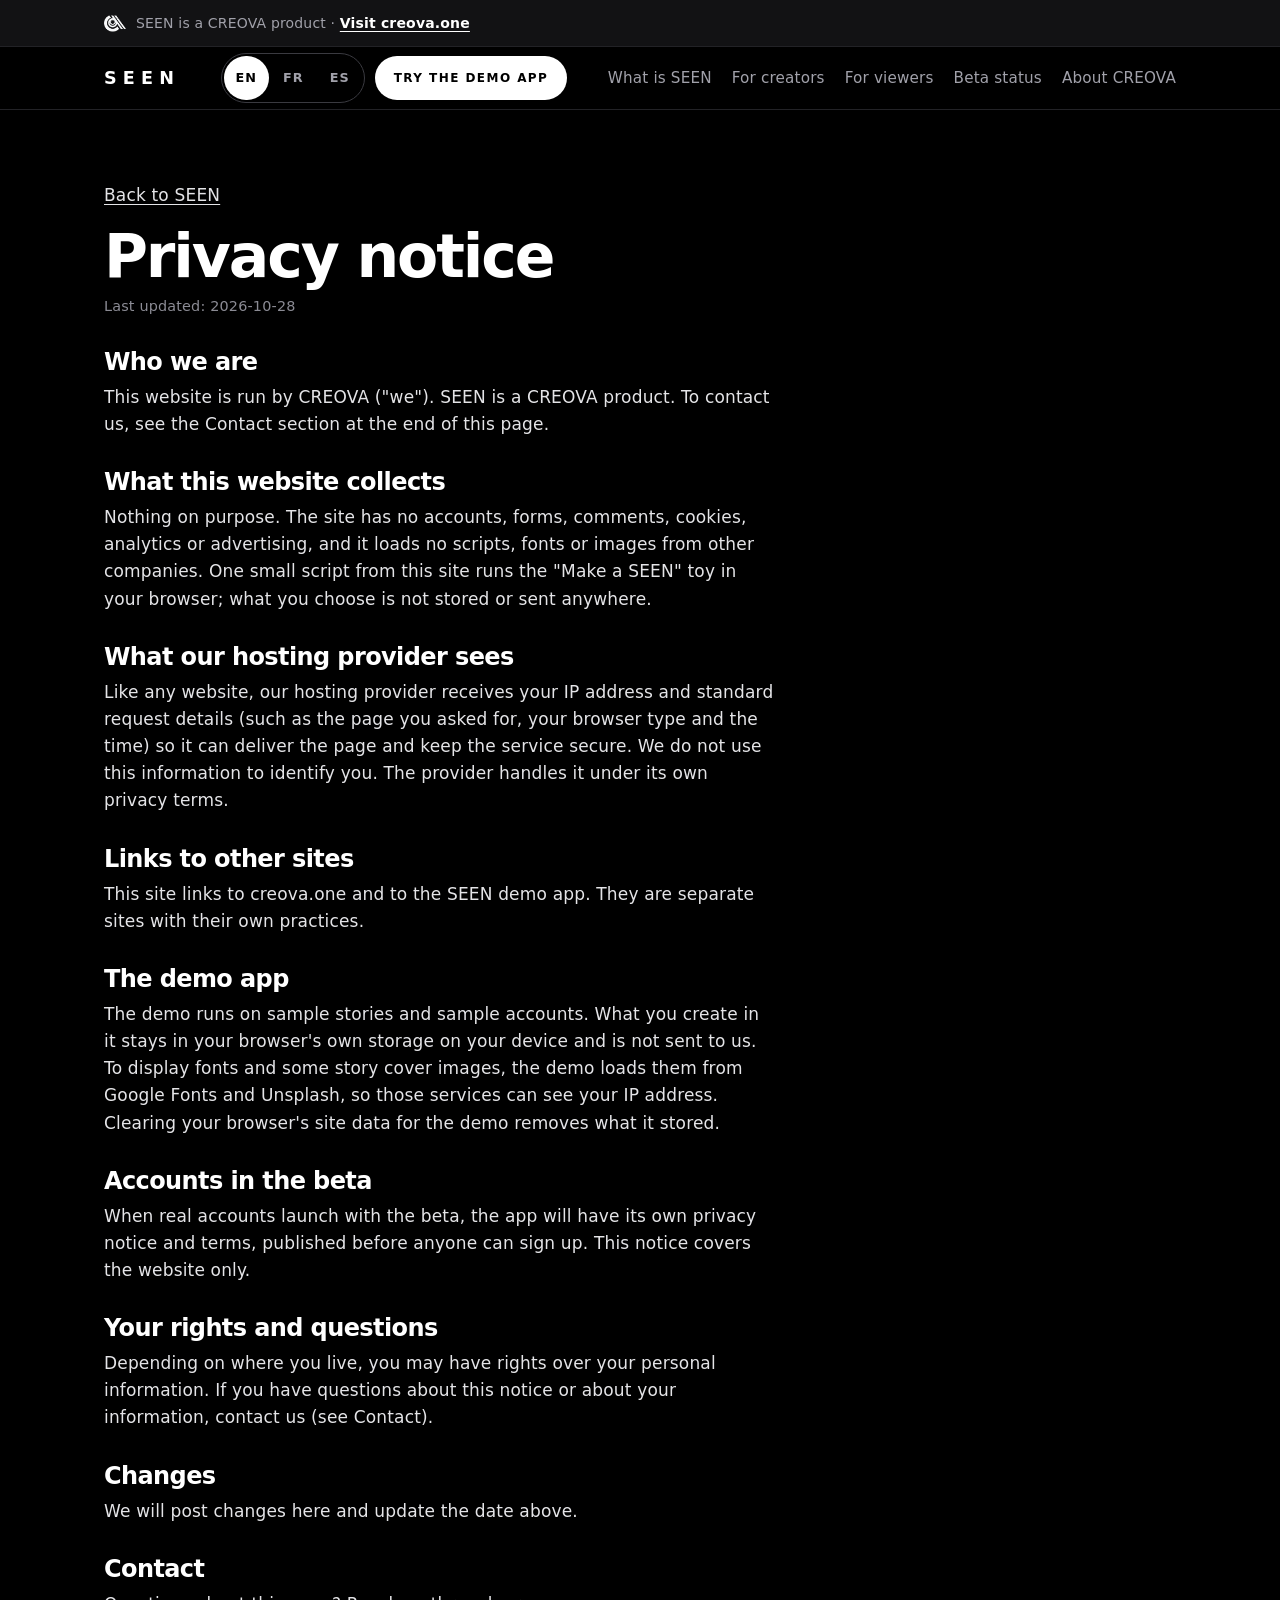
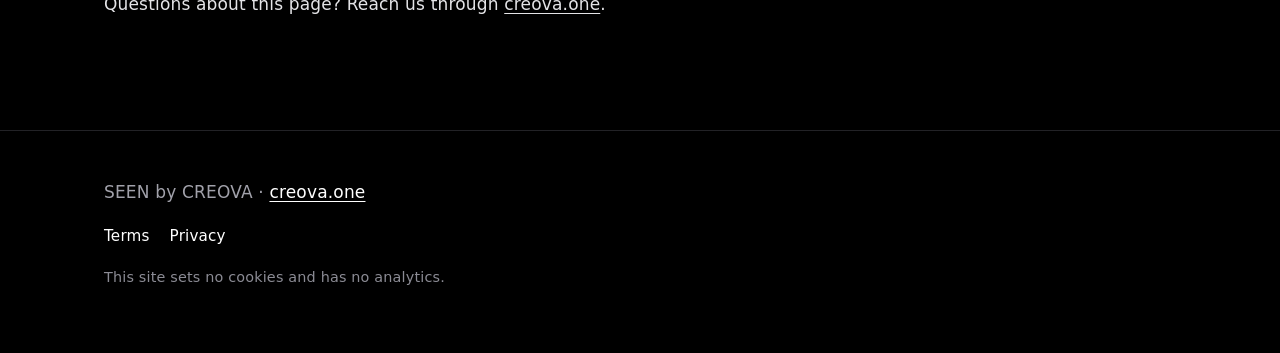
<file: privacy/index.html>
<!DOCTYPE html>
<html lang="en">
  <head>
    <meta charset="UTF-8" />
    <meta name="viewport" content="width=device-width, initial-scale=1" />
    <meta http-equiv="Content-Security-Policy" content="default-src 'none'; script-src 'self'; style-src 'self'; font-src 'self'; img-src 'self' data:; base-uri 'self'; form-action 'none'" />
    <meta name="referrer" content="strict-origin-when-cross-origin" />
    <title>Privacy notice · SEEN</title>
    <meta name="description" content="How the SEEN website handles information: no cookies, no analytics, no accounts." />
    <meta name="theme-color" content="#000000" />
    <link rel="icon" type="image/png" sizes="192x192" href="../icons/icon-192.png" />
    <link rel="apple-touch-icon" href="../icons/apple-touch-icon.png" />
    <meta name="apple-mobile-web-app-title" content="SEEN" />
    <meta property="og:type" content="website" />
    <meta property="og:site_name" content="SEEN by CREOVA" />
    <meta property="og:title" content="Privacy notice · SEEN" />
    <meta property="og:description" content="How the SEEN website handles information: no cookies, no analytics, no accounts." />
    <meta name="twitter:card" content="summary" />
    <meta property="og:image" content="https://seen.creova.one/icons/icon-512.png" />
    <link rel="alternate" hreflang="en" href="https://seen.creova.one/privacy/" />
    <link rel="alternate" hreflang="fr" href="https://seen.creova.one/fr/privacy/" />
    <link rel="alternate" hreflang="es" href="https://seen.creova.one/es/privacy/" />
    <link rel="alternate" hreflang="x-default" href="https://seen.creova.one/privacy/" />
    <link rel="canonical" href="https://seen.creova.one/privacy/" />
    <meta property="og:url" content="https://seen.creova.one/privacy/" />
    <link rel="preload" href="../fonts/instrument-serif-latin-400-italic.woff2" as="font" type="font/woff2" crossorigin />
    <link rel="stylesheet" href="../styles.css" />
    
  </head>
  <body>
    <a class="skip" href="#main">Skip to content</a>
    <div class="creova-bar">
      <div class="wrap bar-row">
        <img src="../creova-mark.png" alt="" width="22" height="17" />
        <p>SEEN is a CREOVA product · <a href="https://creova.one" rel="noopener">Visit creova.one</a></p>
      </div>
    </div>
    <header class="site-header">
      <div class="wrap header-row">
        <a class="wordmark" href="../" aria-label="SEEN">SEEN</a>
        <div class="header-tools">
          <nav aria-label="Language">
            <ul class="pill"><li><span aria-current="true" lang="en" aria-label="English">EN</span></li><li><a href="../fr/privacy/" lang="fr" hreflang="fr" aria-label="Français">FR</a></li><li><a href="../es/privacy/" lang="es" hreflang="es" aria-label="Español">ES</a></li></ul>
          </nav>
          <a class="btn btn-primary btn-small" href="https://seen-sigma-eight.vercel.app" rel="noopener">Try the demo app</a>
        </div>
        <nav class="main-nav" aria-label="Main">
          <ul class="nav">
            <li><a href="../#what">What is SEEN</a></li>
            <li><a href="../#creators">For creators</a></li>
            <li><a href="../#viewers">For viewers</a></li>
            <li><a href="../#beta">Beta status</a></li>
            <li><a href="https://creova.one" rel="noopener">About CREOVA</a></li>
          </ul>
        </nav>
      </div>
    </header>

    <main id="main">
      <article class="wrap legal">
        <p><a href="../">Back to SEEN</a></p>
        <h1>Privacy notice</h1>
        <p class="note">Last updated: <time datetime="2026-10-28">2026-10-28</time></p>
        <section><h2>Who we are</h2><p>This website is run by CREOVA (&quot;we&quot;). SEEN is a CREOVA product. To contact us, see the Contact section at the end of this page.</p></section>
        <section><h2>What this website collects</h2><p>Nothing on purpose. The site has no accounts, forms, comments, cookies, analytics or advertising, and it loads no scripts, fonts or images from other companies. One small script from this site runs the &quot;Make a SEEN&quot; toy in your browser; what you choose is not stored or sent anywhere.</p></section>
        <section><h2>What our hosting provider sees</h2><p>Like any website, our hosting provider receives your IP address and standard request details (such as the page you asked for, your browser type and the time) so it can deliver the page and keep the service secure. We do not use this information to identify you. The provider handles it under its own privacy terms.</p></section>
        <section><h2>Links to other sites</h2><p>This site links to creova.one and to the SEEN demo app. They are separate sites with their own practices.</p></section>
        <section><h2>The demo app</h2><p>The demo runs on sample stories and sample accounts. What you create in it stays in your browser's own storage on your device and is not sent to us. To display fonts and some story cover images, the demo loads them from Google Fonts and Unsplash, so those services can see your IP address. Clearing your browser's site data for the demo removes what it stored.</p></section>
        <section><h2>Accounts in the beta</h2><p>When real accounts launch with the beta, the app will have its own privacy notice and terms, published before anyone can sign up. This notice covers the website only.</p></section>
        <section><h2>Your rights and questions</h2><p>Depending on where you live, you may have rights over your personal information. If you have questions about this notice or about your information, contact us (see Contact).</p></section>
        <section><h2>Changes</h2><p>We will post changes here and update the date above.</p></section>
        <section id="contact"><h2>Contact</h2><p>Questions about this page? Reach us through <a href="https://creova.one" rel="noopener">creova.one</a>.</p></section>
      </article>
    </main>

    <footer class="site-footer">
      <div class="wrap footer-row">
        <p>SEEN by CREOVA · <a href="https://creova.one" rel="noopener">creova.one</a></p>
        <ul class="footer-links">
          <li><a href="../terms/">Terms</a></li>
          <li><a href="../privacy/">Privacy</a></li>
        </ul>
        <p class="note">This site sets no cookies and has no analytics.</p>
      </div>
    </footer>
  </body>
</html>
</file>
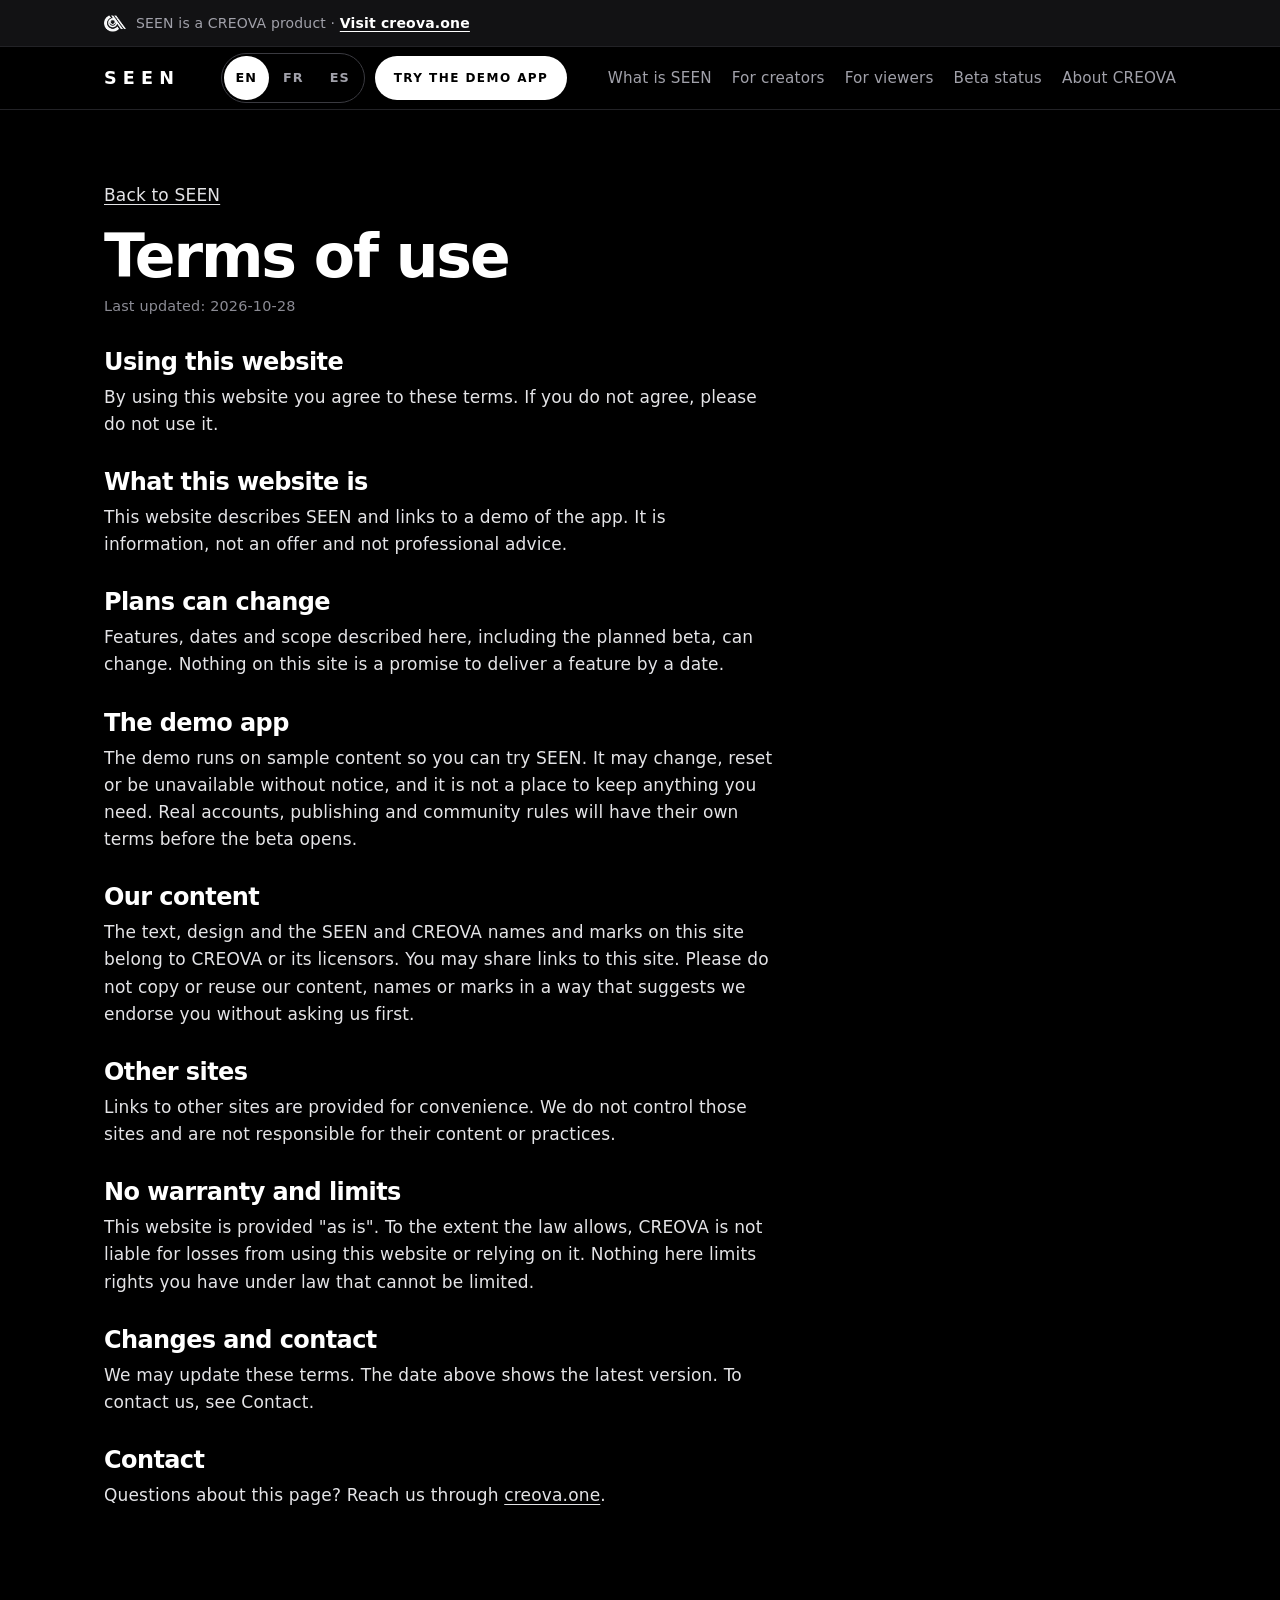
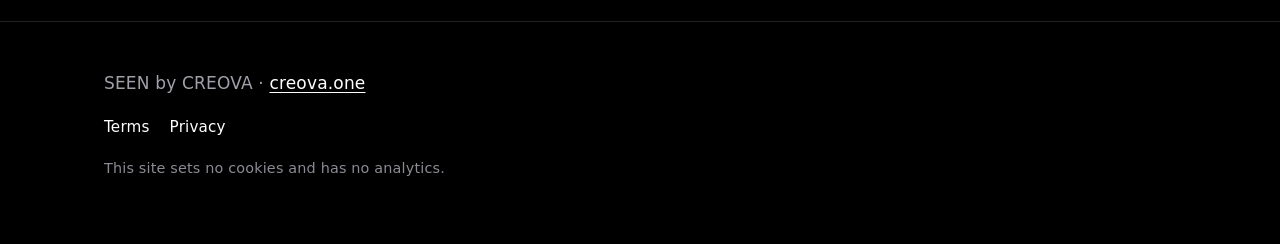
<file: terms/index.html>
<!DOCTYPE html>
<html lang="en">
  <head>
    <meta charset="UTF-8" />
    <meta name="viewport" content="width=device-width, initial-scale=1" />
    <meta http-equiv="Content-Security-Policy" content="default-src 'none'; script-src 'self'; style-src 'self'; font-src 'self'; img-src 'self' data:; base-uri 'self'; form-action 'none'" />
    <meta name="referrer" content="strict-origin-when-cross-origin" />
    <title>Terms of use · SEEN</title>
    <meta name="description" content="Terms of use for the SEEN website." />
    <meta name="theme-color" content="#000000" />
    <link rel="icon" type="image/png" sizes="192x192" href="../icons/icon-192.png" />
    <link rel="apple-touch-icon" href="../icons/apple-touch-icon.png" />
    <meta name="apple-mobile-web-app-title" content="SEEN" />
    <meta property="og:type" content="website" />
    <meta property="og:site_name" content="SEEN by CREOVA" />
    <meta property="og:title" content="Terms of use · SEEN" />
    <meta property="og:description" content="Terms of use for the SEEN website." />
    <meta name="twitter:card" content="summary" />
    <meta property="og:image" content="https://seen.creova.one/icons/icon-512.png" />
    <link rel="alternate" hreflang="en" href="https://seen.creova.one/terms/" />
    <link rel="alternate" hreflang="fr" href="https://seen.creova.one/fr/terms/" />
    <link rel="alternate" hreflang="es" href="https://seen.creova.one/es/terms/" />
    <link rel="alternate" hreflang="x-default" href="https://seen.creova.one/terms/" />
    <link rel="canonical" href="https://seen.creova.one/terms/" />
    <meta property="og:url" content="https://seen.creova.one/terms/" />
    <link rel="preload" href="../fonts/instrument-serif-latin-400-italic.woff2" as="font" type="font/woff2" crossorigin />
    <link rel="stylesheet" href="../styles.css" />
    
  </head>
  <body>
    <a class="skip" href="#main">Skip to content</a>
    <div class="creova-bar">
      <div class="wrap bar-row">
        <img src="../creova-mark.png" alt="" width="22" height="17" />
        <p>SEEN is a CREOVA product · <a href="https://creova.one" rel="noopener">Visit creova.one</a></p>
      </div>
    </div>
    <header class="site-header">
      <div class="wrap header-row">
        <a class="wordmark" href="../" aria-label="SEEN">SEEN</a>
        <div class="header-tools">
          <nav aria-label="Language">
            <ul class="pill"><li><span aria-current="true" lang="en" aria-label="English">EN</span></li><li><a href="../fr/terms/" lang="fr" hreflang="fr" aria-label="Français">FR</a></li><li><a href="../es/terms/" lang="es" hreflang="es" aria-label="Español">ES</a></li></ul>
          </nav>
          <a class="btn btn-primary btn-small" href="https://seen-sigma-eight.vercel.app" rel="noopener">Try the demo app</a>
        </div>
        <nav class="main-nav" aria-label="Main">
          <ul class="nav">
            <li><a href="../#what">What is SEEN</a></li>
            <li><a href="../#creators">For creators</a></li>
            <li><a href="../#viewers">For viewers</a></li>
            <li><a href="../#beta">Beta status</a></li>
            <li><a href="https://creova.one" rel="noopener">About CREOVA</a></li>
          </ul>
        </nav>
      </div>
    </header>

    <main id="main">
      <article class="wrap legal">
        <p><a href="../">Back to SEEN</a></p>
        <h1>Terms of use</h1>
        <p class="note">Last updated: <time datetime="2026-10-28">2026-10-28</time></p>
        <section><h2>Using this website</h2><p>By using this website you agree to these terms. If you do not agree, please do not use it.</p></section>
        <section><h2>What this website is</h2><p>This website describes SEEN and links to a demo of the app. It is information, not an offer and not professional advice.</p></section>
        <section><h2>Plans can change</h2><p>Features, dates and scope described here, including the planned beta, can change. Nothing on this site is a promise to deliver a feature by a date.</p></section>
        <section><h2>The demo app</h2><p>The demo runs on sample content so you can try SEEN. It may change, reset or be unavailable without notice, and it is not a place to keep anything you need. Real accounts, publishing and community rules will have their own terms before the beta opens.</p></section>
        <section><h2>Our content</h2><p>The text, design and the SEEN and CREOVA names and marks on this site belong to CREOVA or its licensors. You may share links to this site. Please do not copy or reuse our content, names or marks in a way that suggests we endorse you without asking us first.</p></section>
        <section><h2>Other sites</h2><p>Links to other sites are provided for convenience. We do not control those sites and are not responsible for their content or practices.</p></section>
        <section><h2>No warranty and limits</h2><p>This website is provided &quot;as is&quot;. To the extent the law allows, CREOVA is not liable for losses from using this website or relying on it. Nothing here limits rights you have under law that cannot be limited.</p></section>
        <section><h2>Changes and contact</h2><p>We may update these terms. The date above shows the latest version. To contact us, see Contact.</p></section>
        <section id="contact"><h2>Contact</h2><p>Questions about this page? Reach us through <a href="https://creova.one" rel="noopener">creova.one</a>.</p></section>
      </article>
    </main>

    <footer class="site-footer">
      <div class="wrap footer-row">
        <p>SEEN by CREOVA · <a href="https://creova.one" rel="noopener">creova.one</a></p>
        <ul class="footer-links">
          <li><a href="../terms/">Terms</a></li>
          <li><a href="../privacy/">Privacy</a></li>
        </ul>
        <p class="note">This site sets no cookies and has no analytics.</p>
      </div>
    </footer>
  </body>
</html>
</file>
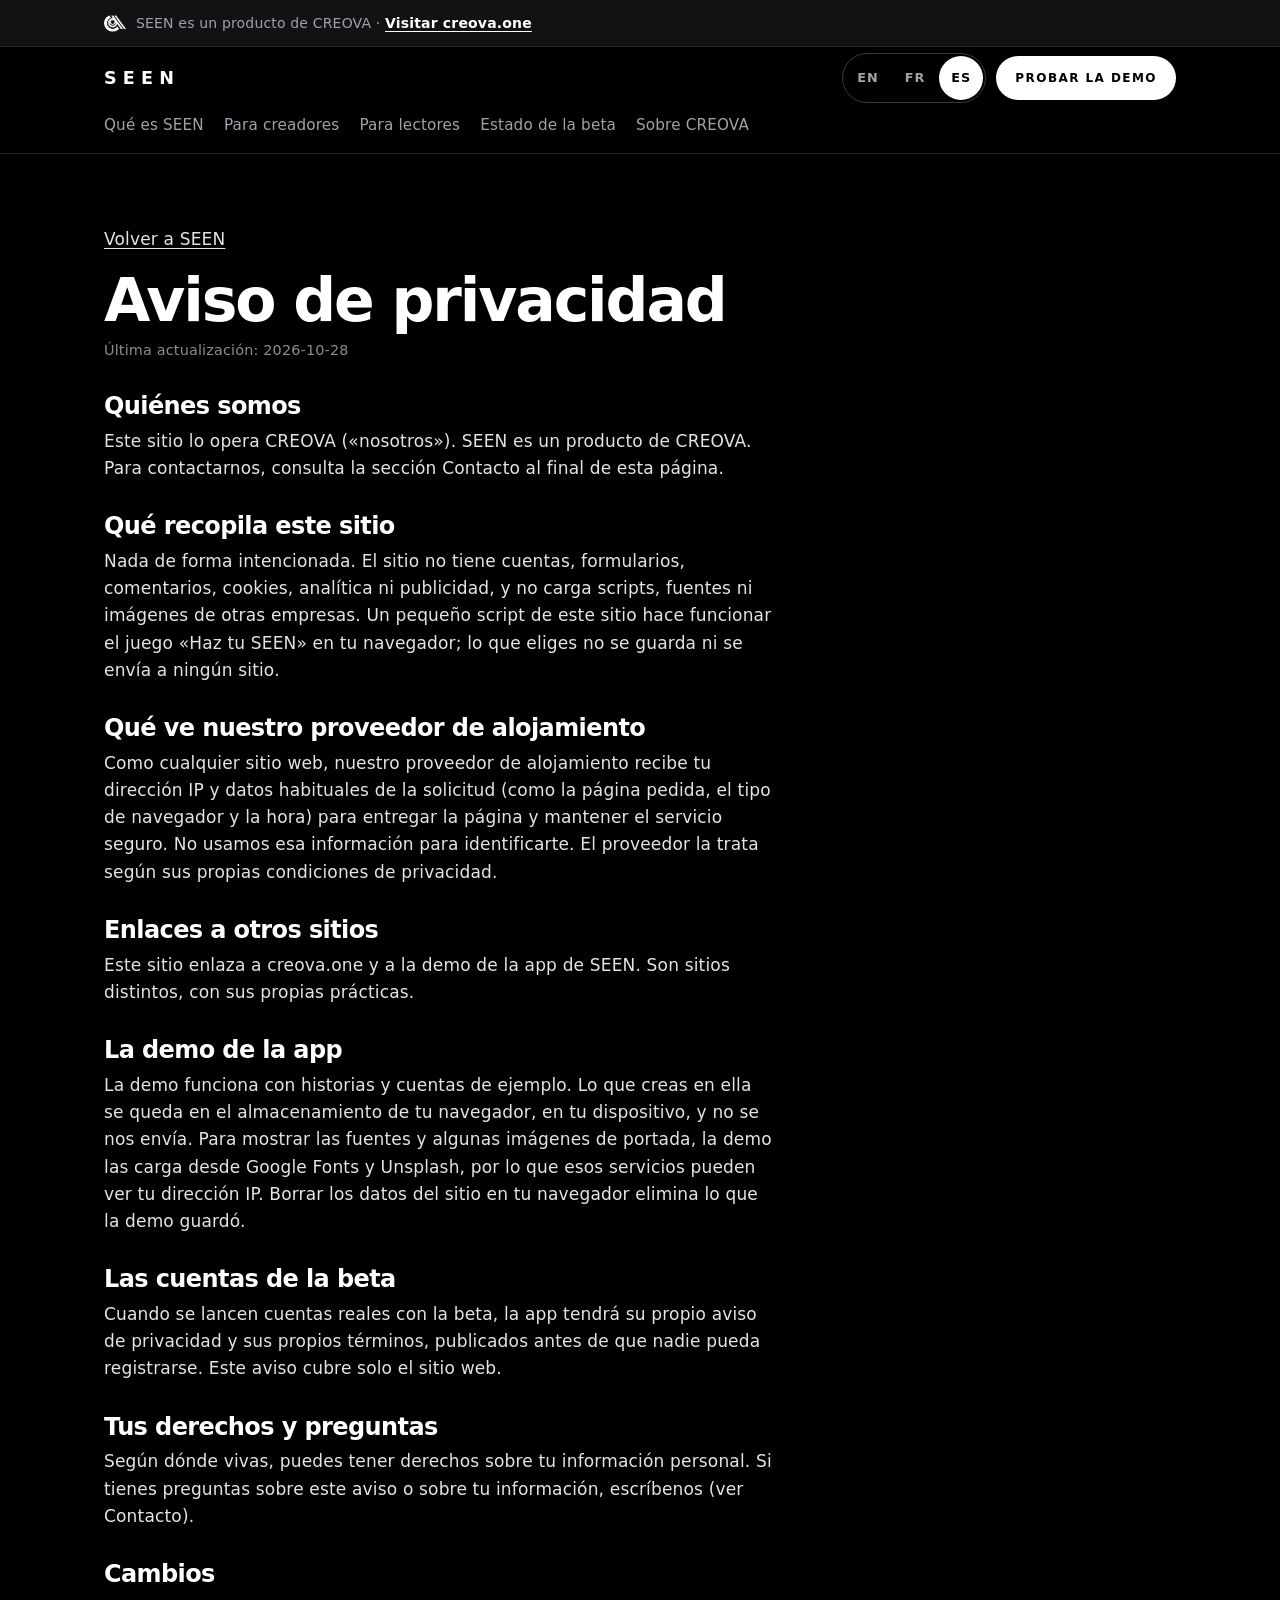
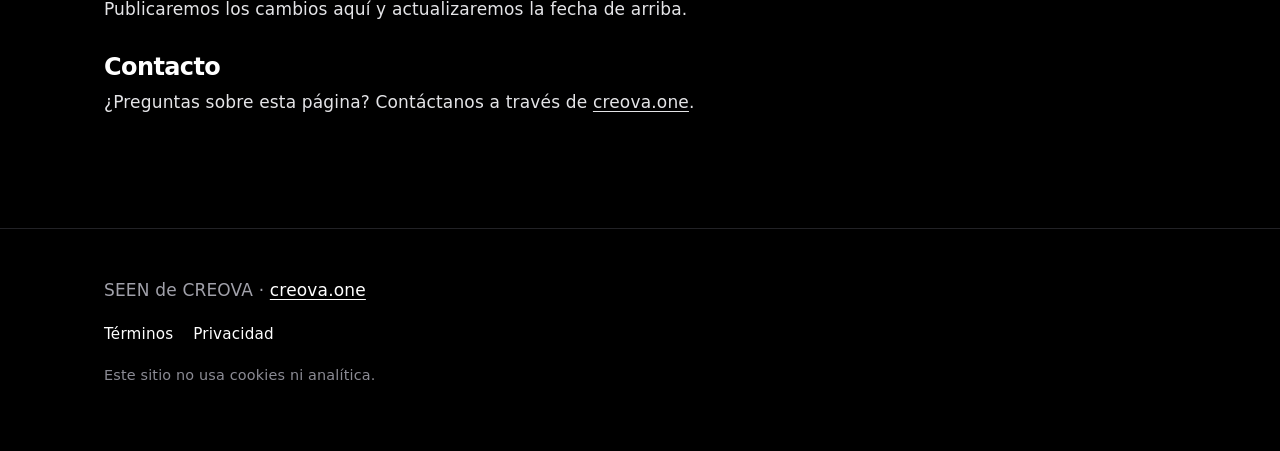
<file: es/privacy/index.html>
<!DOCTYPE html>
<html lang="es">
  <head>
    <meta charset="UTF-8" />
    <meta name="viewport" content="width=device-width, initial-scale=1" />
    <meta http-equiv="Content-Security-Policy" content="default-src 'none'; script-src 'self'; style-src 'self'; font-src 'self'; img-src 'self' data:; base-uri 'self'; form-action 'none'" />
    <meta name="referrer" content="strict-origin-when-cross-origin" />
    <title>Aviso de privacidad · SEEN</title>
    <meta name="description" content="Cómo trata el sitio de SEEN la información: sin cookies, sin analítica, sin cuentas." />
    <meta name="theme-color" content="#000000" />
    <link rel="icon" type="image/png" sizes="192x192" href="../../icons/icon-192.png" />
    <link rel="apple-touch-icon" href="../../icons/apple-touch-icon.png" />
    <meta name="apple-mobile-web-app-title" content="SEEN" />
    <meta property="og:type" content="website" />
    <meta property="og:site_name" content="SEEN by CREOVA" />
    <meta property="og:title" content="Aviso de privacidad · SEEN" />
    <meta property="og:description" content="Cómo trata el sitio de SEEN la información: sin cookies, sin analítica, sin cuentas." />
    <meta name="twitter:card" content="summary" />
    <meta property="og:image" content="https://seen.creova.one/icons/icon-512.png" />
    <link rel="alternate" hreflang="en" href="https://seen.creova.one/privacy/" />
    <link rel="alternate" hreflang="fr" href="https://seen.creova.one/fr/privacy/" />
    <link rel="alternate" hreflang="es" href="https://seen.creova.one/es/privacy/" />
    <link rel="alternate" hreflang="x-default" href="https://seen.creova.one/privacy/" />
    <link rel="canonical" href="https://seen.creova.one/es/privacy/" />
    <meta property="og:url" content="https://seen.creova.one/es/privacy/" />
    <link rel="preload" href="../../fonts/instrument-serif-latin-400-italic.woff2" as="font" type="font/woff2" crossorigin />
    <link rel="stylesheet" href="../../styles.css" />
    
  </head>
  <body>
    <a class="skip" href="#main">Saltar al contenido</a>
    <div class="creova-bar">
      <div class="wrap bar-row">
        <img src="../../creova-mark.png" alt="" width="22" height="17" />
        <p>SEEN es un producto de CREOVA · <a href="https://creova.one" rel="noopener">Visitar creova.one</a></p>
      </div>
    </div>
    <header class="site-header">
      <div class="wrap header-row">
        <a class="wordmark" href="../../es/" aria-label="SEEN">SEEN</a>
        <div class="header-tools">
          <nav aria-label="Idioma">
            <ul class="pill"><li><a href="../../privacy/" lang="en" hreflang="en" aria-label="English">EN</a></li><li><a href="../../fr/privacy/" lang="fr" hreflang="fr" aria-label="Français">FR</a></li><li><span aria-current="true" lang="es" aria-label="Español">ES</span></li></ul>
          </nav>
          <a class="btn btn-primary btn-small" href="https://seen-sigma-eight.vercel.app" rel="noopener">Probar la demo</a>
        </div>
        <nav class="main-nav" aria-label="Principal">
          <ul class="nav">
            <li><a href="../../es/#what">Qué es SEEN</a></li>
            <li><a href="../../es/#creators">Para creadores</a></li>
            <li><a href="../../es/#viewers">Para lectores</a></li>
            <li><a href="../../es/#beta">Estado de la beta</a></li>
            <li><a href="https://creova.one" rel="noopener">Sobre CREOVA</a></li>
          </ul>
        </nav>
      </div>
    </header>

    <main id="main">
      <article class="wrap legal">
        <p><a href="../../es/">Volver a SEEN</a></p>
        <h1>Aviso de privacidad</h1>
        <p class="note">Última actualización: <time datetime="2026-10-28">2026-10-28</time></p>
        <section><h2>Quiénes somos</h2><p>Este sitio lo opera CREOVA («nosotros»). SEEN es un producto de CREOVA. Para contactarnos, consulta la sección Contacto al final de esta página.</p></section>
        <section><h2>Qué recopila este sitio</h2><p>Nada de forma intencionada. El sitio no tiene cuentas, formularios, comentarios, cookies, analítica ni publicidad, y no carga scripts, fuentes ni imágenes de otras empresas. Un pequeño script de este sitio hace funcionar el juego «Haz tu SEEN» en tu navegador; lo que eliges no se guarda ni se envía a ningún sitio.</p></section>
        <section><h2>Qué ve nuestro proveedor de alojamiento</h2><p>Como cualquier sitio web, nuestro proveedor de alojamiento recibe tu dirección IP y datos habituales de la solicitud (como la página pedida, el tipo de navegador y la hora) para entregar la página y mantener el servicio seguro. No usamos esa información para identificarte. El proveedor la trata según sus propias condiciones de privacidad.</p></section>
        <section><h2>Enlaces a otros sitios</h2><p>Este sitio enlaza a creova.one y a la demo de la app de SEEN. Son sitios distintos, con sus propias prácticas.</p></section>
        <section><h2>La demo de la app</h2><p>La demo funciona con historias y cuentas de ejemplo. Lo que creas en ella se queda en el almacenamiento de tu navegador, en tu dispositivo, y no se nos envía. Para mostrar las fuentes y algunas imágenes de portada, la demo las carga desde Google Fonts y Unsplash, por lo que esos servicios pueden ver tu dirección IP. Borrar los datos del sitio en tu navegador elimina lo que la demo guardó.</p></section>
        <section><h2>Las cuentas de la beta</h2><p>Cuando se lancen cuentas reales con la beta, la app tendrá su propio aviso de privacidad y sus propios términos, publicados antes de que nadie pueda registrarse. Este aviso cubre solo el sitio web.</p></section>
        <section><h2>Tus derechos y preguntas</h2><p>Según dónde vivas, puedes tener derechos sobre tu información personal. Si tienes preguntas sobre este aviso o sobre tu información, escríbenos (ver Contacto).</p></section>
        <section><h2>Cambios</h2><p>Publicaremos los cambios aquí y actualizaremos la fecha de arriba.</p></section>
        <section id="contact"><h2>Contacto</h2><p>¿Preguntas sobre esta página? Contáctanos a través de <a href="https://creova.one" rel="noopener">creova.one</a>.</p></section>
      </article>
    </main>

    <footer class="site-footer">
      <div class="wrap footer-row">
        <p>SEEN de CREOVA · <a href="https://creova.one" rel="noopener">creova.one</a></p>
        <ul class="footer-links">
          <li><a href="../../es/terms/">Términos</a></li>
          <li><a href="../../es/privacy/">Privacidad</a></li>
        </ul>
        <p class="note">Este sitio no usa cookies ni analítica.</p>
      </div>
    </footer>
  </body>
</html>
</file>
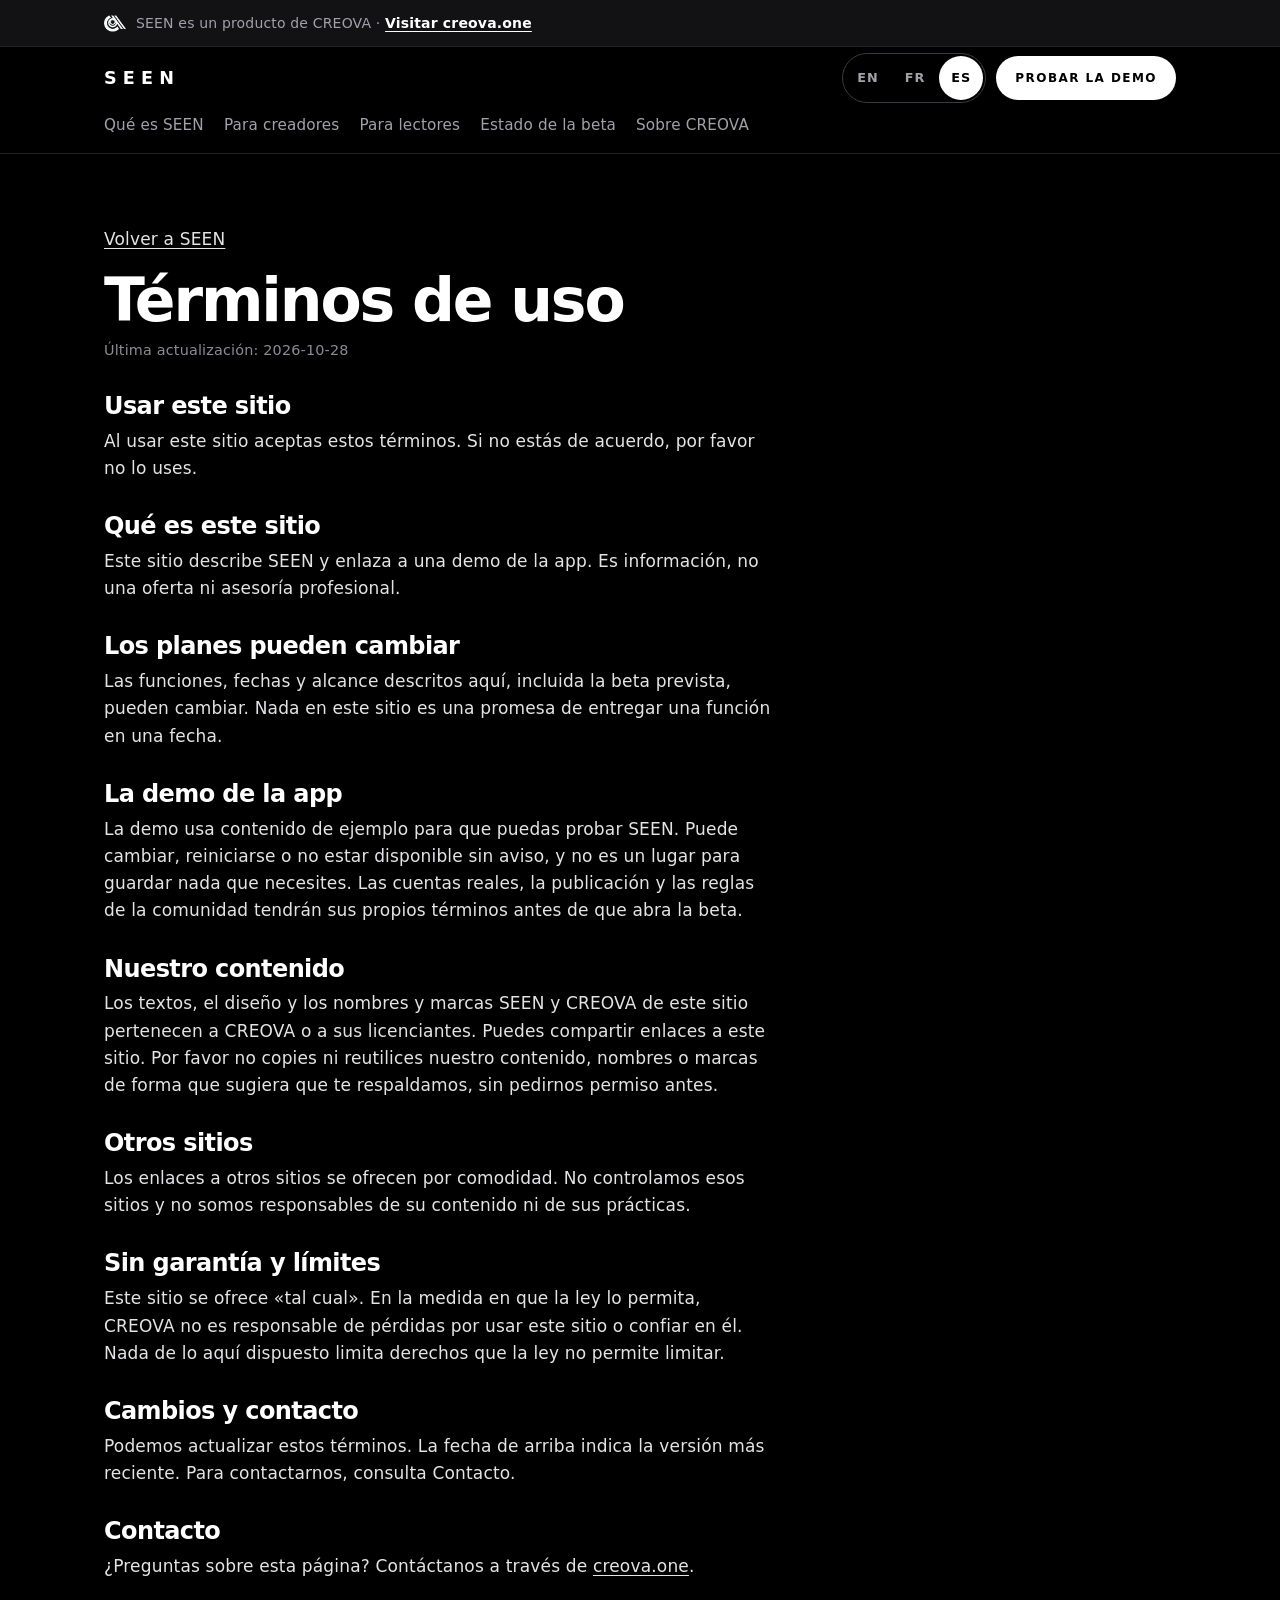
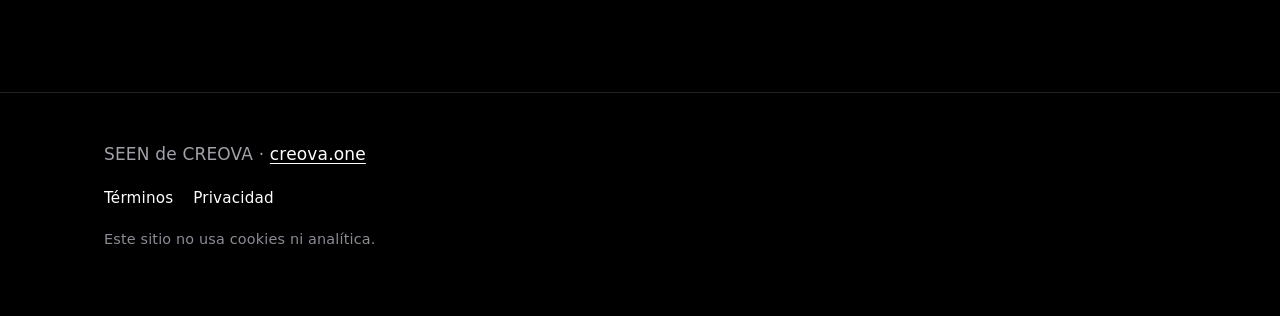
<file: es/terms/index.html>
<!DOCTYPE html>
<html lang="es">
  <head>
    <meta charset="UTF-8" />
    <meta name="viewport" content="width=device-width, initial-scale=1" />
    <meta http-equiv="Content-Security-Policy" content="default-src 'none'; script-src 'self'; style-src 'self'; font-src 'self'; img-src 'self' data:; base-uri 'self'; form-action 'none'" />
    <meta name="referrer" content="strict-origin-when-cross-origin" />
    <title>Términos de uso · SEEN</title>
    <meta name="description" content="Términos de uso del sitio web de SEEN." />
    <meta name="theme-color" content="#000000" />
    <link rel="icon" type="image/png" sizes="192x192" href="../../icons/icon-192.png" />
    <link rel="apple-touch-icon" href="../../icons/apple-touch-icon.png" />
    <meta name="apple-mobile-web-app-title" content="SEEN" />
    <meta property="og:type" content="website" />
    <meta property="og:site_name" content="SEEN by CREOVA" />
    <meta property="og:title" content="Términos de uso · SEEN" />
    <meta property="og:description" content="Términos de uso del sitio web de SEEN." />
    <meta name="twitter:card" content="summary" />
    <meta property="og:image" content="https://seen.creova.one/icons/icon-512.png" />
    <link rel="alternate" hreflang="en" href="https://seen.creova.one/terms/" />
    <link rel="alternate" hreflang="fr" href="https://seen.creova.one/fr/terms/" />
    <link rel="alternate" hreflang="es" href="https://seen.creova.one/es/terms/" />
    <link rel="alternate" hreflang="x-default" href="https://seen.creova.one/terms/" />
    <link rel="canonical" href="https://seen.creova.one/es/terms/" />
    <meta property="og:url" content="https://seen.creova.one/es/terms/" />
    <link rel="preload" href="../../fonts/instrument-serif-latin-400-italic.woff2" as="font" type="font/woff2" crossorigin />
    <link rel="stylesheet" href="../../styles.css" />
    
  </head>
  <body>
    <a class="skip" href="#main">Saltar al contenido</a>
    <div class="creova-bar">
      <div class="wrap bar-row">
        <img src="../../creova-mark.png" alt="" width="22" height="17" />
        <p>SEEN es un producto de CREOVA · <a href="https://creova.one" rel="noopener">Visitar creova.one</a></p>
      </div>
    </div>
    <header class="site-header">
      <div class="wrap header-row">
        <a class="wordmark" href="../../es/" aria-label="SEEN">SEEN</a>
        <div class="header-tools">
          <nav aria-label="Idioma">
            <ul class="pill"><li><a href="../../terms/" lang="en" hreflang="en" aria-label="English">EN</a></li><li><a href="../../fr/terms/" lang="fr" hreflang="fr" aria-label="Français">FR</a></li><li><span aria-current="true" lang="es" aria-label="Español">ES</span></li></ul>
          </nav>
          <a class="btn btn-primary btn-small" href="https://seen-sigma-eight.vercel.app" rel="noopener">Probar la demo</a>
        </div>
        <nav class="main-nav" aria-label="Principal">
          <ul class="nav">
            <li><a href="../../es/#what">Qué es SEEN</a></li>
            <li><a href="../../es/#creators">Para creadores</a></li>
            <li><a href="../../es/#viewers">Para lectores</a></li>
            <li><a href="../../es/#beta">Estado de la beta</a></li>
            <li><a href="https://creova.one" rel="noopener">Sobre CREOVA</a></li>
          </ul>
        </nav>
      </div>
    </header>

    <main id="main">
      <article class="wrap legal">
        <p><a href="../../es/">Volver a SEEN</a></p>
        <h1>Términos de uso</h1>
        <p class="note">Última actualización: <time datetime="2026-10-28">2026-10-28</time></p>
        <section><h2>Usar este sitio</h2><p>Al usar este sitio aceptas estos términos. Si no estás de acuerdo, por favor no lo uses.</p></section>
        <section><h2>Qué es este sitio</h2><p>Este sitio describe SEEN y enlaza a una demo de la app. Es información, no una oferta ni asesoría profesional.</p></section>
        <section><h2>Los planes pueden cambiar</h2><p>Las funciones, fechas y alcance descritos aquí, incluida la beta prevista, pueden cambiar. Nada en este sitio es una promesa de entregar una función en una fecha.</p></section>
        <section><h2>La demo de la app</h2><p>La demo usa contenido de ejemplo para que puedas probar SEEN. Puede cambiar, reiniciarse o no estar disponible sin aviso, y no es un lugar para guardar nada que necesites. Las cuentas reales, la publicación y las reglas de la comunidad tendrán sus propios términos antes de que abra la beta.</p></section>
        <section><h2>Nuestro contenido</h2><p>Los textos, el diseño y los nombres y marcas SEEN y CREOVA de este sitio pertenecen a CREOVA o a sus licenciantes. Puedes compartir enlaces a este sitio. Por favor no copies ni reutilices nuestro contenido, nombres o marcas de forma que sugiera que te respaldamos, sin pedirnos permiso antes.</p></section>
        <section><h2>Otros sitios</h2><p>Los enlaces a otros sitios se ofrecen por comodidad. No controlamos esos sitios y no somos responsables de su contenido ni de sus prácticas.</p></section>
        <section><h2>Sin garantía y límites</h2><p>Este sitio se ofrece «tal cual». En la medida en que la ley lo permita, CREOVA no es responsable de pérdidas por usar este sitio o confiar en él. Nada de lo aquí dispuesto limita derechos que la ley no permite limitar.</p></section>
        <section><h2>Cambios y contacto</h2><p>Podemos actualizar estos términos. La fecha de arriba indica la versión más reciente. Para contactarnos, consulta Contacto.</p></section>
        <section id="contact"><h2>Contacto</h2><p>¿Preguntas sobre esta página? Contáctanos a través de <a href="https://creova.one" rel="noopener">creova.one</a>.</p></section>
      </article>
    </main>

    <footer class="site-footer">
      <div class="wrap footer-row">
        <p>SEEN de CREOVA · <a href="https://creova.one" rel="noopener">creova.one</a></p>
        <ul class="footer-links">
          <li><a href="../../es/terms/">Términos</a></li>
          <li><a href="../../es/privacy/">Privacidad</a></li>
        </ul>
        <p class="note">Este sitio no usa cookies ni analítica.</p>
      </div>
    </footer>
  </body>
</html>
</file>
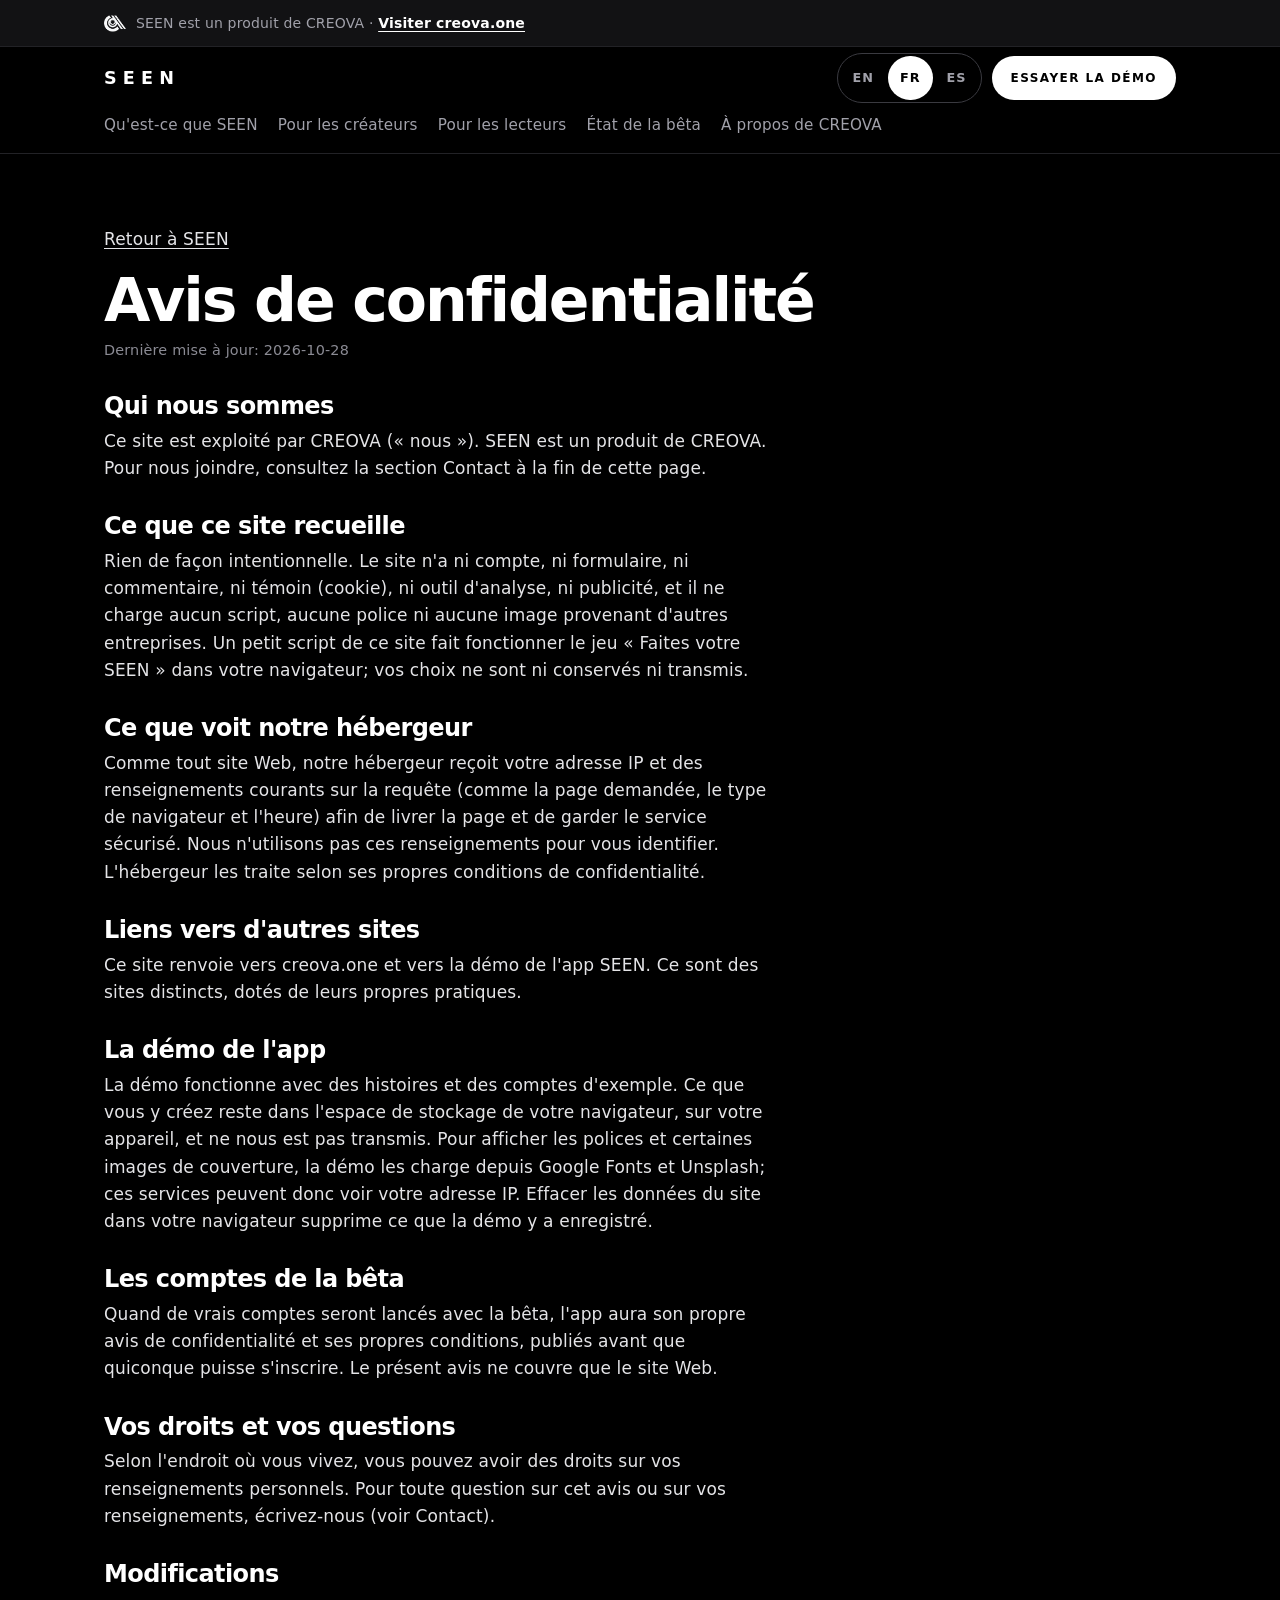
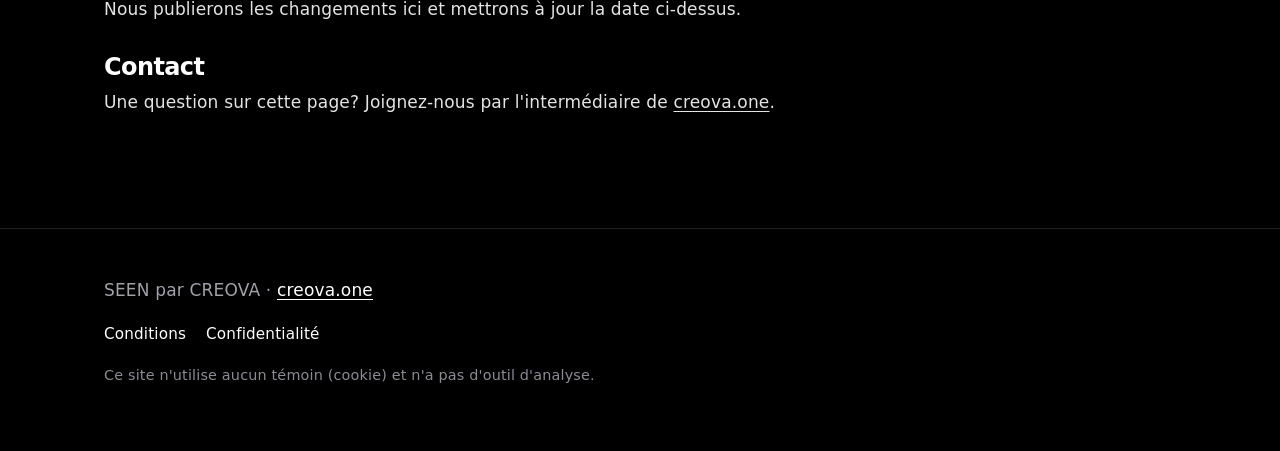
<file: fr/privacy/index.html>
<!DOCTYPE html>
<html lang="fr">
  <head>
    <meta charset="UTF-8" />
    <meta name="viewport" content="width=device-width, initial-scale=1" />
    <meta http-equiv="Content-Security-Policy" content="default-src 'none'; script-src 'self'; style-src 'self'; font-src 'self'; img-src 'self' data:; base-uri 'self'; form-action 'none'" />
    <meta name="referrer" content="strict-origin-when-cross-origin" />
    <title>Avis de confidentialité · SEEN</title>
    <meta name="description" content="Comment le site SEEN traite les renseignements : aucun témoin (cookie), aucune analyse, aucun compte." />
    <meta name="theme-color" content="#000000" />
    <link rel="icon" type="image/png" sizes="192x192" href="../../icons/icon-192.png" />
    <link rel="apple-touch-icon" href="../../icons/apple-touch-icon.png" />
    <meta name="apple-mobile-web-app-title" content="SEEN" />
    <meta property="og:type" content="website" />
    <meta property="og:site_name" content="SEEN by CREOVA" />
    <meta property="og:title" content="Avis de confidentialité · SEEN" />
    <meta property="og:description" content="Comment le site SEEN traite les renseignements : aucun témoin (cookie), aucune analyse, aucun compte." />
    <meta name="twitter:card" content="summary" />
    <meta property="og:image" content="https://seen.creova.one/icons/icon-512.png" />
    <link rel="alternate" hreflang="en" href="https://seen.creova.one/privacy/" />
    <link rel="alternate" hreflang="fr" href="https://seen.creova.one/fr/privacy/" />
    <link rel="alternate" hreflang="es" href="https://seen.creova.one/es/privacy/" />
    <link rel="alternate" hreflang="x-default" href="https://seen.creova.one/privacy/" />
    <link rel="canonical" href="https://seen.creova.one/fr/privacy/" />
    <meta property="og:url" content="https://seen.creova.one/fr/privacy/" />
    <link rel="preload" href="../../fonts/instrument-serif-latin-400-italic.woff2" as="font" type="font/woff2" crossorigin />
    <link rel="stylesheet" href="../../styles.css" />
    
  </head>
  <body>
    <a class="skip" href="#main">Aller au contenu</a>
    <div class="creova-bar">
      <div class="wrap bar-row">
        <img src="../../creova-mark.png" alt="" width="22" height="17" />
        <p>SEEN est un produit de CREOVA · <a href="https://creova.one" rel="noopener">Visiter creova.one</a></p>
      </div>
    </div>
    <header class="site-header">
      <div class="wrap header-row">
        <a class="wordmark" href="../../fr/" aria-label="SEEN">SEEN</a>
        <div class="header-tools">
          <nav aria-label="Langue">
            <ul class="pill"><li><a href="../../privacy/" lang="en" hreflang="en" aria-label="English">EN</a></li><li><span aria-current="true" lang="fr" aria-label="Français">FR</span></li><li><a href="../../es/privacy/" lang="es" hreflang="es" aria-label="Español">ES</a></li></ul>
          </nav>
          <a class="btn btn-primary btn-small" href="https://seen-sigma-eight.vercel.app" rel="noopener">Essayer la démo</a>
        </div>
        <nav class="main-nav" aria-label="Principale">
          <ul class="nav">
            <li><a href="../../fr/#what">Qu'est-ce que SEEN</a></li>
            <li><a href="../../fr/#creators">Pour les créateurs</a></li>
            <li><a href="../../fr/#viewers">Pour les lecteurs</a></li>
            <li><a href="../../fr/#beta">État de la bêta</a></li>
            <li><a href="https://creova.one" rel="noopener">À propos de CREOVA</a></li>
          </ul>
        </nav>
      </div>
    </header>

    <main id="main">
      <article class="wrap legal">
        <p><a href="../../fr/">Retour à SEEN</a></p>
        <h1>Avis de confidentialité</h1>
        <p class="note">Dernière mise à jour: <time datetime="2026-10-28">2026-10-28</time></p>
        <section><h2>Qui nous sommes</h2><p>Ce site est exploité par CREOVA (« nous »). SEEN est un produit de CREOVA. Pour nous joindre, consultez la section Contact à la fin de cette page.</p></section>
        <section><h2>Ce que ce site recueille</h2><p>Rien de façon intentionnelle. Le site n'a ni compte, ni formulaire, ni commentaire, ni témoin (cookie), ni outil d'analyse, ni publicité, et il ne charge aucun script, aucune police ni aucune image provenant d'autres entreprises. Un petit script de ce site fait fonctionner le jeu « Faites votre SEEN » dans votre navigateur; vos choix ne sont ni conservés ni transmis.</p></section>
        <section><h2>Ce que voit notre hébergeur</h2><p>Comme tout site Web, notre hébergeur reçoit votre adresse IP et des renseignements courants sur la requête (comme la page demandée, le type de navigateur et l'heure) afin de livrer la page et de garder le service sécurisé. Nous n'utilisons pas ces renseignements pour vous identifier. L'hébergeur les traite selon ses propres conditions de confidentialité.</p></section>
        <section><h2>Liens vers d'autres sites</h2><p>Ce site renvoie vers creova.one et vers la démo de l'app SEEN. Ce sont des sites distincts, dotés de leurs propres pratiques.</p></section>
        <section><h2>La démo de l'app</h2><p>La démo fonctionne avec des histoires et des comptes d'exemple. Ce que vous y créez reste dans l'espace de stockage de votre navigateur, sur votre appareil, et ne nous est pas transmis. Pour afficher les polices et certaines images de couverture, la démo les charge depuis Google Fonts et Unsplash; ces services peuvent donc voir votre adresse IP. Effacer les données du site dans votre navigateur supprime ce que la démo y a enregistré.</p></section>
        <section><h2>Les comptes de la bêta</h2><p>Quand de vrais comptes seront lancés avec la bêta, l'app aura son propre avis de confidentialité et ses propres conditions, publiés avant que quiconque puisse s'inscrire. Le présent avis ne couvre que le site Web.</p></section>
        <section><h2>Vos droits et vos questions</h2><p>Selon l'endroit où vous vivez, vous pouvez avoir des droits sur vos renseignements personnels. Pour toute question sur cet avis ou sur vos renseignements, écrivez-nous (voir Contact).</p></section>
        <section><h2>Modifications</h2><p>Nous publierons les changements ici et mettrons à jour la date ci-dessus.</p></section>
        <section id="contact"><h2>Contact</h2><p>Une question sur cette page? Joignez-nous par l'intermédiaire de <a href="https://creova.one" rel="noopener">creova.one</a>.</p></section>
      </article>
    </main>

    <footer class="site-footer">
      <div class="wrap footer-row">
        <p>SEEN par CREOVA · <a href="https://creova.one" rel="noopener">creova.one</a></p>
        <ul class="footer-links">
          <li><a href="../../fr/terms/">Conditions</a></li>
          <li><a href="../../fr/privacy/">Confidentialité</a></li>
        </ul>
        <p class="note">Ce site n'utilise aucun témoin (cookie) et n'a pas d'outil d'analyse.</p>
      </div>
    </footer>
  </body>
</html>
</file>
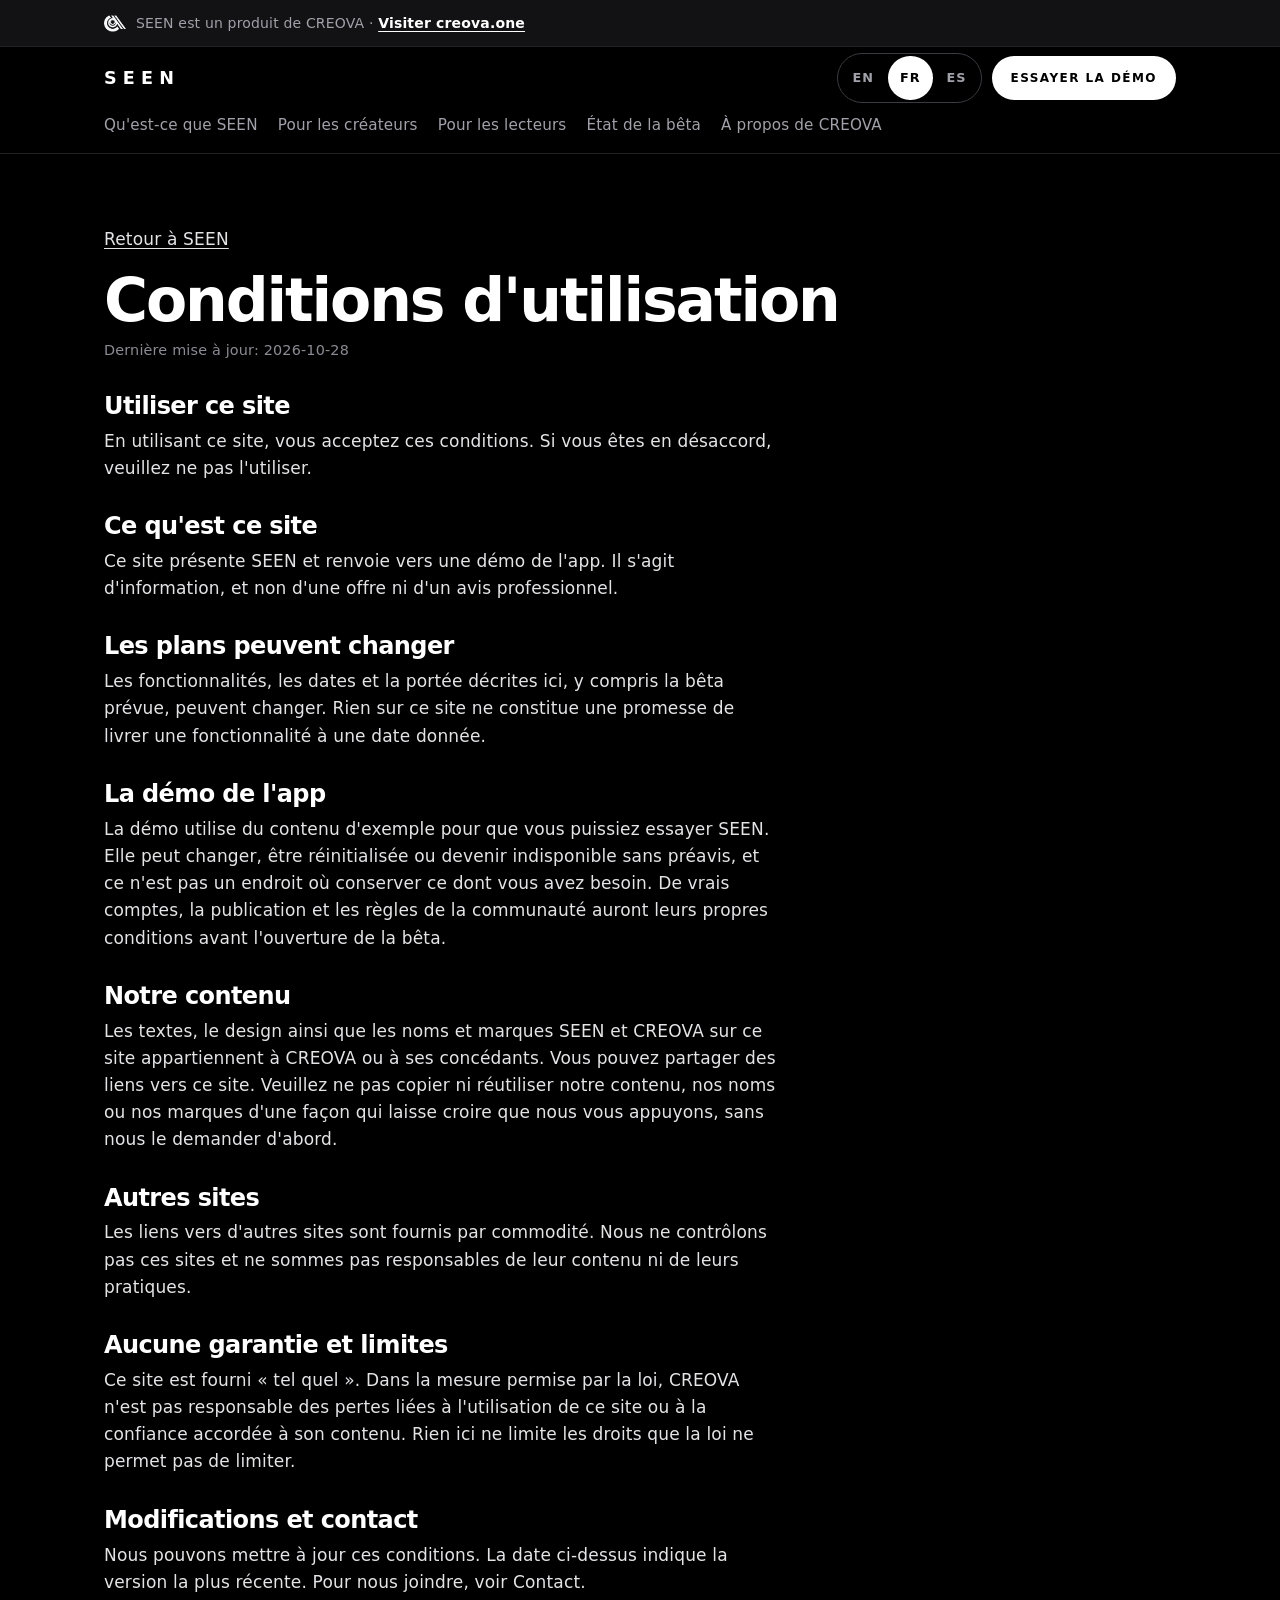
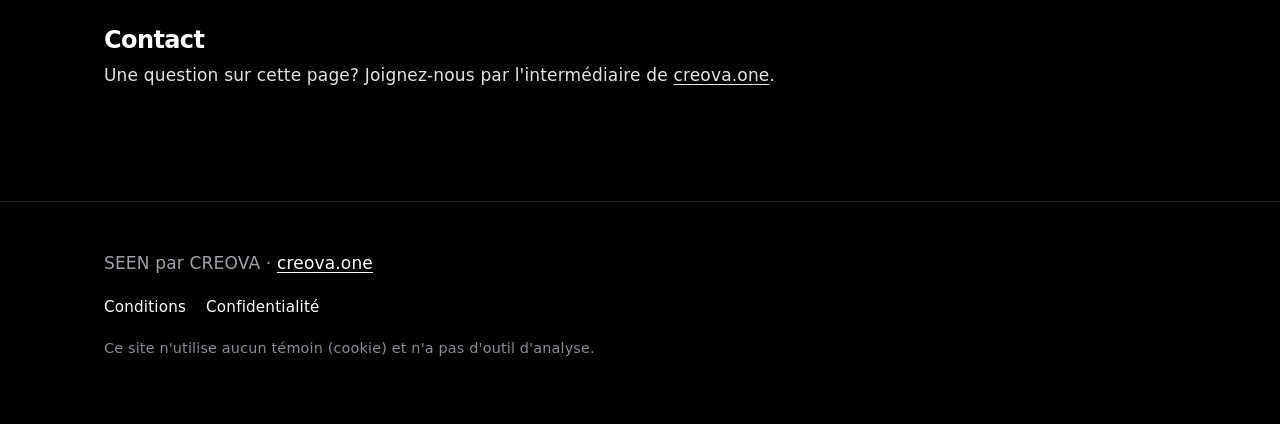
<file: fr/terms/index.html>
<!DOCTYPE html>
<html lang="fr">
  <head>
    <meta charset="UTF-8" />
    <meta name="viewport" content="width=device-width, initial-scale=1" />
    <meta http-equiv="Content-Security-Policy" content="default-src 'none'; script-src 'self'; style-src 'self'; font-src 'self'; img-src 'self' data:; base-uri 'self'; form-action 'none'" />
    <meta name="referrer" content="strict-origin-when-cross-origin" />
    <title>Conditions d'utilisation · SEEN</title>
    <meta name="description" content="Conditions d'utilisation du site Web SEEN." />
    <meta name="theme-color" content="#000000" />
    <link rel="icon" type="image/png" sizes="192x192" href="../../icons/icon-192.png" />
    <link rel="apple-touch-icon" href="../../icons/apple-touch-icon.png" />
    <meta name="apple-mobile-web-app-title" content="SEEN" />
    <meta property="og:type" content="website" />
    <meta property="og:site_name" content="SEEN by CREOVA" />
    <meta property="og:title" content="Conditions d'utilisation · SEEN" />
    <meta property="og:description" content="Conditions d'utilisation du site Web SEEN." />
    <meta name="twitter:card" content="summary" />
    <meta property="og:image" content="https://seen.creova.one/icons/icon-512.png" />
    <link rel="alternate" hreflang="en" href="https://seen.creova.one/terms/" />
    <link rel="alternate" hreflang="fr" href="https://seen.creova.one/fr/terms/" />
    <link rel="alternate" hreflang="es" href="https://seen.creova.one/es/terms/" />
    <link rel="alternate" hreflang="x-default" href="https://seen.creova.one/terms/" />
    <link rel="canonical" href="https://seen.creova.one/fr/terms/" />
    <meta property="og:url" content="https://seen.creova.one/fr/terms/" />
    <link rel="preload" href="../../fonts/instrument-serif-latin-400-italic.woff2" as="font" type="font/woff2" crossorigin />
    <link rel="stylesheet" href="../../styles.css" />
    
  </head>
  <body>
    <a class="skip" href="#main">Aller au contenu</a>
    <div class="creova-bar">
      <div class="wrap bar-row">
        <img src="../../creova-mark.png" alt="" width="22" height="17" />
        <p>SEEN est un produit de CREOVA · <a href="https://creova.one" rel="noopener">Visiter creova.one</a></p>
      </div>
    </div>
    <header class="site-header">
      <div class="wrap header-row">
        <a class="wordmark" href="../../fr/" aria-label="SEEN">SEEN</a>
        <div class="header-tools">
          <nav aria-label="Langue">
            <ul class="pill"><li><a href="../../terms/" lang="en" hreflang="en" aria-label="English">EN</a></li><li><span aria-current="true" lang="fr" aria-label="Français">FR</span></li><li><a href="../../es/terms/" lang="es" hreflang="es" aria-label="Español">ES</a></li></ul>
          </nav>
          <a class="btn btn-primary btn-small" href="https://seen-sigma-eight.vercel.app" rel="noopener">Essayer la démo</a>
        </div>
        <nav class="main-nav" aria-label="Principale">
          <ul class="nav">
            <li><a href="../../fr/#what">Qu'est-ce que SEEN</a></li>
            <li><a href="../../fr/#creators">Pour les créateurs</a></li>
            <li><a href="../../fr/#viewers">Pour les lecteurs</a></li>
            <li><a href="../../fr/#beta">État de la bêta</a></li>
            <li><a href="https://creova.one" rel="noopener">À propos de CREOVA</a></li>
          </ul>
        </nav>
      </div>
    </header>

    <main id="main">
      <article class="wrap legal">
        <p><a href="../../fr/">Retour à SEEN</a></p>
        <h1>Conditions d'utilisation</h1>
        <p class="note">Dernière mise à jour: <time datetime="2026-10-28">2026-10-28</time></p>
        <section><h2>Utiliser ce site</h2><p>En utilisant ce site, vous acceptez ces conditions. Si vous êtes en désaccord, veuillez ne pas l'utiliser.</p></section>
        <section><h2>Ce qu'est ce site</h2><p>Ce site présente SEEN et renvoie vers une démo de l'app. Il s'agit d'information, et non d'une offre ni d'un avis professionnel.</p></section>
        <section><h2>Les plans peuvent changer</h2><p>Les fonctionnalités, les dates et la portée décrites ici, y compris la bêta prévue, peuvent changer. Rien sur ce site ne constitue une promesse de livrer une fonctionnalité à une date donnée.</p></section>
        <section><h2>La démo de l'app</h2><p>La démo utilise du contenu d'exemple pour que vous puissiez essayer SEEN. Elle peut changer, être réinitialisée ou devenir indisponible sans préavis, et ce n'est pas un endroit où conserver ce dont vous avez besoin. De vrais comptes, la publication et les règles de la communauté auront leurs propres conditions avant l'ouverture de la bêta.</p></section>
        <section><h2>Notre contenu</h2><p>Les textes, le design ainsi que les noms et marques SEEN et CREOVA sur ce site appartiennent à CREOVA ou à ses concédants. Vous pouvez partager des liens vers ce site. Veuillez ne pas copier ni réutiliser notre contenu, nos noms ou nos marques d'une façon qui laisse croire que nous vous appuyons, sans nous le demander d'abord.</p></section>
        <section><h2>Autres sites</h2><p>Les liens vers d'autres sites sont fournis par commodité. Nous ne contrôlons pas ces sites et ne sommes pas responsables de leur contenu ni de leurs pratiques.</p></section>
        <section><h2>Aucune garantie et limites</h2><p>Ce site est fourni « tel quel ». Dans la mesure permise par la loi, CREOVA n'est pas responsable des pertes liées à l'utilisation de ce site ou à la confiance accordée à son contenu. Rien ici ne limite les droits que la loi ne permet pas de limiter.</p></section>
        <section><h2>Modifications et contact</h2><p>Nous pouvons mettre à jour ces conditions. La date ci-dessus indique la version la plus récente. Pour nous joindre, voir Contact.</p></section>
        <section id="contact"><h2>Contact</h2><p>Une question sur cette page? Joignez-nous par l'intermédiaire de <a href="https://creova.one" rel="noopener">creova.one</a>.</p></section>
      </article>
    </main>

    <footer class="site-footer">
      <div class="wrap footer-row">
        <p>SEEN par CREOVA · <a href="https://creova.one" rel="noopener">creova.one</a></p>
        <ul class="footer-links">
          <li><a href="../../fr/terms/">Conditions</a></li>
          <li><a href="../../fr/privacy/">Confidentialité</a></li>
        </ul>
        <p class="note">Ce site n'utilise aucun témoin (cookie) et n'a pas d'outil d'analyse.</p>
      </div>
    </footer>
  </body>
</html>
</file>
<file: styles.css>
@font-face { font-family: "Instrument Serif"; src: url("fonts/instrument-serif-latin-400-normal.woff2") format("woff2"); font-weight: 400; font-style: normal; font-display: swap; }
@font-face { font-family: "Instrument Serif"; src: url("fonts/instrument-serif-latin-400-italic.woff2") format("woff2"); font-weight: 400; font-style: italic; font-display: swap; }
:root {
  
  --canvas: #000000;
  --surface: #121214;
  --elevated: #1a1a1d;
  --border: #222226;
  --border-strong: #3a3a40;
  --text: #ffffff;
  --text-2: #a1a1aa;
  --muted: #8b8b94;
  --brand-accent: #c084fc;   
  --story: #fbbf24;
  --funding: #ffd166;
  --info: #60a5fa;
  --live: #4caf50;           
  
  --font-display: "Quasimoda", "quasimoda", "Avenir Next", "Century Gothic", "General Sans", "Segoe UI", system-ui, sans-serif;
  --font-body: "Quasimoda", "quasimoda", "Avenir Next", "General Sans", "Segoe UI", system-ui, sans-serif;
  --font-accent: "Hiro", "Instrument Serif", Georgia, serif;
  --focus: #ffffff;
  --ink: #0b0b0c;
  --paper: #fffdf7;
  --gutter: 20px;
  --radius: 20px;
}
@media (min-width: 360px) { :root { --gutter: 24px; } }
*, *::before, *::after { box-sizing: border-box; }
html { -webkit-text-size-adjust: 100%; scroll-padding-top: 120px; }
html, body { overflow-x: clip; }
body { counter-reset: sec; margin: 0; background: var(--canvas); color: var(--text); font-family: var(--font-body); font-weight: 400; letter-spacing: 0.01em; font-size: 1.0625rem; line-height: 1.6; }
@media (prefers-reduced-motion: no-preference) { html { scroll-behavior: smooth; } }
.wrap { max-width: 1120px; margin: 0 auto; padding: 0 var(--gutter); }
a { color: inherit; text-underline-offset: 3px; }
a:focus-visible, .btn:focus-visible { outline: 3px solid var(--focus); outline-offset: 3px; border-radius: 6px; }
p { max-width: 42rem; margin: 0 0 1rem; }
ul { padding-left: 1.25rem; margin: 0.5rem 0 0; }
li { margin: 6px 0; }
img { display: block; max-width: 100%; height: auto; }
h1, h2, h3 { font-family: var(--font-display); font-weight: 700; margin: 0; }
h1 { font-size: clamp(2.6rem, 8.5vw, 5.25rem); line-height: 1.02; letter-spacing: -0.035em; }
h2 { font-size: clamp(2rem, 5.5vw, 3.1rem); line-height: 1.08; letter-spacing: -0.025em; margin-bottom: 1.25rem; }
h3 { font-size: 1.25rem; line-height: 1.25; letter-spacing: -0.02em; margin-bottom: 0.5rem; }
em { font-family: var(--font-accent); font-style: italic; font-weight: 400; letter-spacing: 0; }
.lead { font-size: clamp(1.1rem, 2.4vw, 1.3rem); line-height: 1.55; color: var(--text); }
.note { font-size: 0.9rem; color: var(--muted); }
.eyebrow { text-transform: uppercase; letter-spacing: 0.4em; font-size: 0.75rem; font-weight: 500; margin: 0 0 1.5rem; color: var(--text-2); }
.skip { position: absolute; left: var(--gutter); top: -100px; z-index: 20; background: var(--text); color: var(--canvas); padding: 12px 16px; border-radius: 8px; font-weight: 600; }
.skip:focus { top: 12px; }
.creova-bar { background: var(--surface); border-bottom: 1px solid var(--border); color: var(--text-2); font-size: 0.875rem; }
.bar-row { display: flex; align-items: center; gap: 10px; min-height: 44px; }
.bar-row p { margin: 0; max-width: none; }
.bar-row a { display: inline-block; padding: 12px 0; color: var(--text); font-weight: 600; }
.bar-row img { flex-shrink: 0; }
.site-header { position: sticky; top: 0; z-index: 10; background: rgba(0, 0, 0, 0.92); -webkit-backdrop-filter: blur(10px); backdrop-filter: blur(10px); border-bottom: 1px solid var(--border); }
.header-row { display: flex; flex-wrap: wrap; align-items: center; justify-content: space-between; gap: 0 16px; padding-top: 6px; padding-bottom: 6px; }
.wordmark { font-family: var(--font-display); font-weight: 700; letter-spacing: 0.35em; text-decoration: none; min-height: 44px; display: inline-flex; align-items: center; font-size: 1.1rem; }
.header-tools { display: flex; align-items: center; gap: 10px; }
.main-nav { order: 3; width: 100%; }
@media (min-width: 900px) { .main-nav { order: 0; width: auto; } }
.nav, .pill, .footer-links { list-style: none; margin: 0; padding: 0; display: flex; flex-wrap: wrap; }
.nav { gap: 0 20px; }
.nav li, .pill li, .footer-links li { margin: 0; }
.nav a, .footer-links a { display: inline-flex; align-items: center; min-height: 44px; text-decoration: none; color: var(--text-2); font-size: 0.95rem; font-weight: 500; }
.nav a:hover, .footer-links a:hover { color: var(--text); text-decoration: underline; }
.pill { flex-wrap: nowrap; gap: 2px; border: 1px solid var(--border-strong); border-radius: 999px; padding: 2px; }
.pill a, .pill span { display: inline-flex; align-items: center; justify-content: center; min-height: 44px; min-width: 44px; padding: 0 12px; border-radius: 999px; font-size: 0.8rem; font-weight: 600; letter-spacing: 0.08em; text-decoration: none; color: var(--text-2); }
.pill [aria-current] { background: var(--text); color: var(--canvas); }
.pill a:hover { background: var(--elevated); color: var(--text); }
.actions { display: flex; flex-wrap: wrap; gap: 12px; margin: 1.5rem 0; max-width: none; }
.btn { background: transparent; font-family: inherit; cursor: pointer; display: inline-flex; align-items: center; justify-content: center; min-height: 52px; padding: 0 28px; border-radius: 999px; font-weight: 600; font-size: 0.85rem; letter-spacing: 0.12em; text-transform: uppercase; text-decoration: none; border: 1.5px solid transparent; transition: transform 0.15s ease, background-color 0.15s ease; }
.btn-big { min-height: 64px; padding: 0 44px; font-size: 1rem; }
.btn-small { min-height: 44px; padding: 0 18px; font-size: 0.75rem; }
.btn-primary { background: var(--text); color: var(--canvas); }
.btn-primary:hover { background: #e4e4e7; }
.btn-ghost { border-color: #5b5b63; color: var(--text); }
.btn-ghost:hover { background: var(--elevated); }
@media (prefers-reduced-motion: no-preference) { .btn:hover { transform: translateY(-2px); } }
@media (max-width: 559px) { .header-tools .btn { display: none; } }
.band { padding: clamp(56px, 9vw, 112px) 0; position: relative; overflow: hidden; border-top: 1px solid var(--border); }
.band:first-child { border-top: 0; }
.band--black { background: var(--canvas); }
.band--surface { background: var(--surface); }
.band--elevated { background: var(--elevated); }
.band--creator { --accent: var(--brand-accent); }
.band--story { --accent: var(--story); }
.band h2 { text-wrap: balance; }
.hero { padding-top: clamp(40px, 7vw, 88px); padding-bottom: clamp(72px, 10vw, 128px); }
.focus-lines { position: absolute; inset: 0; pointer-events: none; background: repeating-conic-gradient(from 0deg at 72% 46%, rgba(255, 255, 255, 0.075) 0 0.55deg, transparent 0.55deg 4.5deg); -webkit-mask-image: radial-gradient(circle at 72% 46%, transparent 0 13%, #000 32%, transparent 78%); mask-image: radial-gradient(circle at 72% 46%, transparent 0 13%, #000 32%, transparent 78%); }
.hero::after { content: ""; position: absolute; left: 0; bottom: 0; width: 46%; height: 52%; pointer-events: none; background: radial-gradient(circle, rgba(192, 132, 252, 0.4) 1.5px, transparent 1.8px) 0 0 / 14px 14px; -webkit-mask-image: linear-gradient(to top right, #000, transparent 70%); mask-image: linear-gradient(to top right, #000, transparent 70%); }
.hero-grid { position: relative; z-index: 1; display: grid; gap: 28px; grid-template-columns: 1fr; align-items: center; }
@media (min-width: 900px) { .hero-grid { grid-template-columns: 1.25fr 0.75fr; gap: 16px; } }
.hero h1 { font-weight: 300; font-size: clamp(3rem, 8.4vw, 7.4rem); line-height: 0.94; letter-spacing: -0.045em; max-width: 9ch; text-wrap: balance; }
.hero h1 em { color: var(--brand-accent); font-size: 1.1em; line-height: 0.8; }
.hero .lead { max-width: 33rem; margin-top: 1.5rem; color: var(--text-2); }
.hero-stage { position: relative; min-height: 520px; }
@media (min-width: 900px) { .hero-stage { min-height: 600px; } }
.phone { position: relative; width: 100%; border: 9px solid #1c1c20; border-radius: 42px; background: #000; overflow: hidden; box-shadow: 0 0 0 2px #3a3a40, 0 36px 70px rgba(0, 0, 0, 0.75); }
.phone::before { content: ""; position: absolute; z-index: 2; top: 9px; left: 50%; width: 64px; height: 18px; margin-left: -32px; border-radius: 12px; background: #000; }
.phone img { width: 100%; }
.hero-stage .phone { position: absolute; }
.phone--front { width: min(54%, 252px); left: 24%; top: 6%; z-index: 2; transform: rotate(-5deg); }
.phone--back { width: min(48%, 224px); right: 2%; top: 16%; z-index: 1; transform: rotate(7deg); opacity: 0.96; }
.hero-mascot { position: absolute; z-index: 3; left: -2%; bottom: 0; width: clamp(120px, 20vw, 168px); }
.hero-mascot .bubble { position: absolute; left: 34%; bottom: 96%; white-space: nowrap; }
.bubble { position: relative; display: inline-block; margin: 0; max-width: none; background: #fff; color: var(--ink); border: 3px solid var(--ink); border-radius: 18px; padding: 8px 16px; font-family: var(--font-display); font-weight: 800; font-size: 0.95rem; letter-spacing: -0.01em; line-height: 1.2; transform: rotate(-4deg); box-shadow: 4px 4px 0 var(--brand-accent); }
.bubble::after { content: ""; position: absolute; left: 22px; bottom: -14px; border: 8px solid transparent; border-top: 12px solid var(--ink); border-bottom: 0; }
.bubble::before { content: ""; position: absolute; left: 25px; bottom: -8px; z-index: 1; border: 5px solid transparent; border-top: 8px solid #fff; border-bottom: 0; }
.mascot { display: block; width: 100%; height: auto; overflow: visible; filter: drop-shadow(0 10px 26px rgba(192, 132, 252, 0.4)); }
.spark { position: absolute; z-index: 3; pointer-events: none; }
.spark--a { top: 3%; left: 16%; } .spark--b { top: 46%; right: -1%; } .spark--c { bottom: 3%; right: 6%; }
@media (prefers-reduced-motion: no-preference) {
  .hero-copy > * { animation: rise 0.7s cubic-bezier(0.2, 0.7, 0.2, 1) both; }
  .hero-copy > :nth-child(2) { animation-delay: 0.08s; } .hero-copy > :nth-child(3) { animation-delay: 0.16s; } .hero-copy > :nth-child(4) { animation-delay: 0.24s; } .hero-copy > :nth-child(5) { animation-delay: 0.32s; }
  .phone--front { animation: phone-in 0.9s 0.1s cubic-bezier(0.2, 0.7, 0.2, 1) both; }
  .phone--back { animation: phone-in-b 0.9s 0.25s cubic-bezier(0.2, 0.7, 0.2, 1) both; }
  .mascot { animation: float 4.2s ease-in-out infinite; }
  .mascot .iris { transform-box: fill-box; transform-origin: center; animation: blink 5.6s infinite; }
  .mascot .wave { transform-box: fill-box; transform-origin: 10% 90%; animation: wave 1.5s ease-in-out infinite; }
  .spark { animation: twinkle 2.6s ease-in-out infinite; } .spark--b { animation-delay: 0.8s; } .spark--c { animation-delay: 1.5s; }
  .hero-mascot .bubble { animation: pop 0.5s 0.9s cubic-bezier(0.3, 1.6, 0.5, 1) both; }
  .btn-big { animation: nudge 3s ease-in-out infinite; }
}
@keyframes rise { from { opacity: 0; transform: translateY(18px); } to { opacity: 1; transform: none; } }
@keyframes phone-in { from { opacity: 0; transform: translateY(40px) rotate(-12deg); } to { opacity: 1; transform: rotate(-5deg); } }
@keyframes phone-in-b { from { opacity: 0; transform: translateY(40px) rotate(14deg); } to { opacity: 0.96; transform: rotate(7deg); } }
@keyframes float { 50% { transform: translateY(-9px); } }
@keyframes blink { 0%, 92%, 100% { transform: scaleY(1); } 95% { transform: scaleY(0.08); } }
@keyframes wave { 50% { transform: rotate(-16deg); } }
@keyframes twinkle { 50% { transform: scale(0.45) rotate(25deg); opacity: 0.5; } }
@keyframes pop { from { opacity: 0; transform: scale(0.4) rotate(-12deg); } to { opacity: 1; transform: rotate(-4deg); } }
@keyframes nudge { 50% { transform: translateY(-3px) scale(1.025); } }
.marquee { position: relative; z-index: 4; background: var(--story); color: var(--ink); border-block: 3px solid #000; margin: -22px -3vw 0; transform: rotate(-1.4deg); overflow: hidden; }
.marquee-track { display: flex; width: max-content; }
.marquee-group { display: flex; flex-shrink: 0; align-items: center; padding: 12px 0; }
.marquee-group span { font-family: var(--font-display); font-weight: 800; text-transform: uppercase; letter-spacing: -0.02em; font-size: clamp(1.5rem, 4.2vw, 2.6rem); line-height: 1; white-space: nowrap; }
.marquee-group span::after { content: "\2726"; margin: 0 clamp(18px, 3vw, 34px); font-weight: 400; }
@media (prefers-reduced-motion: no-preference) { .marquee-track { animation: marquee 34s linear infinite; } }
@keyframes marquee { to { transform: translateX(-50%); } }
@media (prefers-reduced-motion: reduce) { .marquee-group:nth-child(2) { display: none; } .marquee-track { width: 100%; } .marquee-group { flex-wrap: wrap; justify-content: center; } }
.panels { display: grid; gap: 34px 28px; grid-template-columns: 1fr; margin-top: 2.2rem; }
@media (min-width: 900px) { .panels { grid-template-columns: repeat(3, 1fr); } }
.mpanel { --accent: var(--story); background: var(--paper); color: var(--ink); border: 4px solid var(--ink); border-radius: 6px; box-shadow: 9px 9px 0 var(--accent); transform: rotate(-1.2deg); transition: transform 0.2s ease, box-shadow 0.2s ease; }
.mpanel--creator { --accent: var(--brand-accent); transform: rotate(0.9deg); }
.mpanel--funding { --accent: var(--funding); transform: rotate(-0.6deg); }
@media (prefers-reduced-motion: no-preference) { .mpanel:hover { transform: rotate(0deg) translateY(-6px); box-shadow: 13px 13px 0 var(--accent); } }
.paper { position: relative; aspect-ratio: 13 / 10; overflow: hidden; border-bottom: 4px solid var(--ink); }
.tone { position: absolute; inset: 0; background: radial-gradient(circle, var(--accent) 1.7px, transparent 2px) 0 0 / 12px 12px; opacity: 0.55; -webkit-mask-image: linear-gradient(140deg, transparent 38%, #000 100%); mask-image: linear-gradient(140deg, transparent 38%, #000 100%); }
.paper::before { content: ""; position: absolute; inset: 0; background: repeating-conic-gradient(from 0deg at 0% 0%, rgba(11, 11, 12, 0.14) 0 0.8deg, transparent 0.8deg 7deg); -webkit-mask-image: linear-gradient(135deg, #000, transparent 55%); mask-image: linear-gradient(135deg, #000, transparent 55%); }
.spot-text { font-family: var(--font-display); }
.spot { position: absolute; inset: 0; width: 100%; height: 100%; padding: 6% 8%; }
.caption { padding: 20px 22px 26px; }
.caption h3 { margin: 0 0 6px; color: var(--ink); font-size: 1.4rem; }
.caption p { margin: 0; color: #3a3a40; }
.tour .lead { color: var(--text-2); }
.shots { display: grid; grid-template-columns: repeat(2, 1fr); gap: 36px 18px; margin: 2.6rem 0 1.5rem; max-width: 880px; margin-inline: auto; }
.shot:last-child:nth-child(odd) { grid-column: 1 / -1; width: 50%; margin-inline: auto; }
@media (min-width: 760px) { .shots { grid-template-columns: repeat(3, 1fr); gap: 32px; } .shot:last-child:nth-child(odd) { grid-column: auto; width: auto; } }
.shot { margin: 0; text-align: center; transition: transform 0.25s ease; }
.shot .phone { border-width: 7px; border-radius: 32px; }
.shot figcaption { margin: 16px auto 0; max-width: 16rem; font-size: 0.95rem; line-height: 1.4; color: var(--text-2); }
.shot--1 { transform: rotate(-3deg); } .shot--2 { transform: rotate(2deg) translateY(-14px); } .shot--3 { transform: rotate(-2deg) translateY(8px); }
@media (prefers-reduced-motion: no-preference) { .shot:hover { transform: rotate(0) translateY(-10px); } }
.split { display: grid; gap: 56px; grid-template-columns: 1fr; align-items: center; }
@media (min-width: 880px) { .split { grid-template-columns: 1fr 1fr; gap: 72px; } .split--flip > :first-child { order: 2; } }
.band--creator h2::after, .band--story h2::after { content: ""; display: block; width: 56px; height: 5px; border-radius: 3px; background: var(--accent); margin-top: 14px; }
.polaroid { position: relative; margin: 0; background: var(--paper); padding: 14px 14px 58px; box-shadow: 0 26px 56px rgba(0, 0, 0, 0.6); transform: rotate(3deg); }
.polaroid--b { transform: rotate(-3deg); }
.polaroid img { width: 100%; aspect-ratio: 3 / 2; object-fit: cover; }
.tape { position: absolute; z-index: 2; top: -14px; left: 50%; width: 112px; height: 30px; margin-left: -56px; background: color-mix(in srgb, var(--accent, var(--story)) 82%, transparent); transform: rotate(-4deg); box-shadow: 0 2px 6px rgba(0, 0, 0, 0.3); clip-path: polygon(0 8%, 4% 0, 8% 10%, 12% 0, 88% 0, 92% 10%, 96% 0, 100% 8%, 100% 92%, 96% 100%, 92% 90%, 88% 100%, 12% 100%, 8% 90%, 4% 100%, 0 92%); }
.figure-mascot { position: absolute; z-index: 3; right: -14px; bottom: -44px; width: clamp(104px, 15vw, 140px); transform: rotate(-3deg); }
.figure-mascot--left { right: auto; left: -14px; transform: rotate(3deg); }
.figure-mascot .bubble { position: absolute; bottom: 92%; right: 30%; white-space: nowrap; }
.figure-mascot--left .bubble { right: auto; left: 30%; }
.polaroid--a .figure-mascot .bubble { box-shadow: 4px 4px 0 var(--brand-accent); }
.polaroid--b .figure-mascot .bubble { box-shadow: 4px 4px 0 var(--story); }
ul.chips, .quest-card ul, .stage ul { list-style: none; padding-left: 0; }
.quest-card li, .stage li { position: relative; padding-left: 28px; }
.quest-card li::before, .stage li::before { content: ""; position: absolute; left: 4px; top: 0.55em; width: 10px; height: 10px; border-radius: 2px; background: var(--accent, var(--funding)); transform: rotate(45deg); }
.quest-card { margin-top: 1.6rem; padding: 22px 26px; border: 2px dashed var(--accent); border-radius: var(--radius); background: rgba(255, 255, 255, 0.03); }
.quest-card h3 { margin-top: 0; }
.chips { display: flex; flex-wrap: wrap; gap: 12px; margin: 1.4rem 0 0; }
.chips li { margin: 0; padding: 9px 16px; background: var(--elevated); border: 2px solid var(--accent); border-radius: 14px; font-weight: 600; box-shadow: 3px 3px 0 var(--accent); transform: rotate(-1.6deg); }
.chips li:nth-child(even) { transform: rotate(1.4deg); }
.quest { display: grid; gap: 0; grid-template-columns: 1fr; margin: 2.4rem 0 1.4rem; align-items: stretch; }
@media (min-width: 860px) { .quest { grid-template-columns: 1fr auto 1fr; } }
.stage { position: relative; background: var(--surface); border-radius: var(--radius); padding: 40px 28px 28px; }
.stage h3 { margin-top: 0; font-size: 1.3rem; }
.stage--now { border: 2px solid rgba(76, 175, 80, 0.55); box-shadow: 0 4px 30px rgba(76, 175, 80, 0.16), inset 0 1px 0 rgba(255, 255, 255, 0.08); }
.stage--next { --accent: var(--funding); border: 2px dashed var(--border-strong); }
.stage .actions { margin-bottom: 0; }
.ribbon { position: absolute; top: -15px; left: 24px; padding: 4px 16px; background: var(--live); color: var(--ink); border: 3px solid var(--ink); border-radius: 8px; font-weight: 800; font-size: 0.8rem; letter-spacing: 0.16em; text-transform: uppercase; transform: rotate(-3deg); }
.ribbon--next { background: var(--funding); }
.trail { display: flex; flex-direction: column; align-items: center; justify-content: center; gap: 9px; padding: 14px 0; }
@media (min-width: 860px) { .trail { flex-direction: row; padding: 0 14px; } }
.trail i { width: 9px; height: 9px; border-radius: 50%; background: var(--text-2); opacity: 0.7; }
.trail b { width: 0; height: 0; border: 9px solid transparent; border-top: 14px solid var(--funding); border-bottom: 0; }
@media (min-width: 860px) { .trail b { border: 9px solid transparent; border-left: 14px solid var(--funding); border-right: 0; } }
.live-dot { display: inline-block; width: 10px; height: 10px; border-radius: 50%; background: var(--live); margin-right: 10px; vertical-align: middle; box-shadow: 0 0 0 4px rgba(76, 175, 80, 0.18), 0 0 18px rgba(76, 175, 80, 0.55); }
@media (prefers-reduced-motion: no-preference) { .live-dot { animation: glow 2.4s ease-in-out infinite; } }
@keyframes glow { 50% { box-shadow: 0 0 0 7px rgba(76, 175, 80, 0.1), 0 0 26px rgba(76, 175, 80, 0.7); } }
.closer-grid { display: grid; gap: 48px; grid-template-columns: 1fr; align-items: center; }
@media (min-width: 880px) { .closer-grid { grid-template-columns: 0.8fr 1.2fr; gap: 72px; } }
.arch { position: relative; margin: 0 auto; width: min(100%, 330px); }
.arch img { position: relative; z-index: 1; width: 100%; aspect-ratio: 2 / 3; object-fit: cover; border: 4px solid #fff; border-radius: 999px 999px 24px 24px; box-shadow: 12px 12px 0 var(--brand-accent); }
.arch-burst { position: absolute; z-index: 2; top: -22px; right: -34px; width: 118px; transform: rotate(14deg); }
.arch-burst svg { width: 100%; height: auto; }
.closer-copy h2 { font-size: clamp(2.4rem, 7vw, 4.4rem); }
.figure-mascot--inline { position: relative; right: auto; bottom: auto; width: 150px; margin: 0 0 12px; transform: none; }
.figure-mascot--inline .bubble { left: 62%; right: auto; bottom: 78%; }
.closer .lead { color: var(--text-2); }
.about .lead { color: var(--text-2); }
.legal { padding-top: clamp(40px, 7vw, 72px); padding-bottom: clamp(56px, 9vw, 96px); }
.legal h1 { font-size: clamp(2.25rem, 7vw, 3.75rem); margin: 1rem 0 0.5rem; }
.legal h2 { font-size: 1.5rem; margin: 2rem 0 0.5rem; }
.legal p { color: #e4e4e7; }
.legal .note { color: var(--muted); }
.site-footer { background: var(--canvas); border-top: 1px solid var(--border); color: var(--text-2); padding: 40px 0 56px; }
.site-footer a { color: var(--text); }
.footer-row p { margin: 8px 0; }
.footer-links { gap: 0 20px; margin: 4px 0; }
.footer-links a { color: var(--text); }
@media (max-width: 699px) { .site-header { position: static; } }
[hidden] { display: none !important; }
.mono { font-family: ui-monospace, "SF Mono", Menlo, Consolas, "Liberation Mono", monospace; text-transform: uppercase; letter-spacing: 0.14em; font-size: 0.72rem; font-weight: 500; line-height: 1.5; }
.mono-svg { font-family: ui-monospace, "SF Mono", Menlo, Consolas, monospace; }
.field { margin: 0 0 1.6rem; color: var(--text-2); }
.kicker { counter-increment: sec; margin: 0 0 1.2rem; color: var(--text-2); max-width: none; }
.kicker::before { content: counter(sec, decimal-leading-zero) " / "; color: var(--accent, var(--brand-accent)); }
.display { font-weight: 300; font-size: clamp(2.4rem, 6.2vw, 5.2rem); line-height: 1; letter-spacing: -0.04em; text-wrap: balance; }
.band h2.display::after { content: none; }
.statusbar { position: relative; z-index: 1; list-style: none; display: flex; flex-wrap: wrap; justify-content: space-between; gap: 8px 28px; margin: 56px auto 0; padding-top: 16px; padding-bottom: 0; border-top: 1px solid var(--border-strong); color: var(--text-2); }
.statusbar li { margin: 0; }
.statusbar li:first-child::before { content: ""; display: inline-block; width: 8px; height: 8px; margin-right: 10px; border-radius: 50%; background: var(--live); box-shadow: 0 0 10px rgba(76, 175, 80, 0.7); }
.idea-grid, .make-grid, .faq-grid { display: grid; gap: 40px; grid-template-columns: 1fr; align-items: start; }
@media (min-width: 900px) { .idea-grid, .make-grid, .faq-grid { grid-template-columns: 1fr 1fr; gap: 80px; } }
.idea-side p { color: var(--text-2); }
.study { margin: 0 0 28px; max-width: 340px; }
.study-art { width: 100%; height: auto; display: block; overflow: visible; }
.study figcaption { margin-top: 10px; color: var(--text-2); }
.make { --accent: var(--brand-accent); }
.make-controls fieldset { border: 0; padding: 0; margin: 1.8rem 0 0; min-width: 0; }
.make-controls legend { padding: 0; margin-bottom: 10px; color: var(--text-2); }
.opts { display: flex; flex-wrap: wrap; gap: 8px; }
.opt { position: relative; }
.opt input { position: absolute; inset: 0; width: 100%; height: 100%; margin: 0; opacity: 0; cursor: pointer; }
.opt span { display: inline-flex; align-items: center; min-height: 44px; padding: 0 20px; border: 1.5px solid var(--border-strong); border-radius: 999px; font-weight: 600; background: transparent; transition: background-color 0.15s ease, color 0.15s ease; }
.opt:hover span { background: var(--surface); }
.opt input:checked + span { background: #fff; color: #000; border-color: #fff; }
.opt input:focus-visible + span { outline: 3px solid #fff; outline-offset: 3px; }
.make-card { display: flex; flex-direction: column; min-height: 300px; padding: 32px; background: var(--surface); border: 1.5px solid var(--border-strong); border-radius: 24px; box-shadow: 10px 10px 0 var(--brand-accent); }
.make-label { margin: 0; color: var(--text-2); max-width: none; }
.make-label span { margin-left: 10px; color: var(--brand-accent); }
.seed { flex: 1; margin: 1.2rem 0 1.4rem; max-width: none; font-family: var(--font-accent); font-style: italic; font-size: clamp(1.9rem, 4.4vw, 3rem); line-height: 1.1; letter-spacing: -0.01em; color: #fff; text-wrap: balance; }
.make-card .actions { margin: 0; }
.make-card .btn[hidden] { display: none; }
.faq-list { border-bottom: 1px solid var(--border-strong); }
.faq-list details { border-top: 1px solid var(--border-strong); }
.faq-list summary { display: flex; align-items: center; justify-content: space-between; gap: 24px; min-height: 64px; padding: 14px 0; font-weight: 600; font-size: 1.1rem; cursor: pointer; list-style: none; }
.faq-list summary::-webkit-details-marker { display: none; }
.faq-list summary::after { content: "+"; flex-shrink: 0; font-size: 1.8rem; font-weight: 300; line-height: 1; color: var(--brand-accent); }
.faq-list details[open] summary::after { content: "\2013"; }
.faq-list summary:focus-visible { outline: 3px solid #fff; outline-offset: 2px; border-radius: 6px; }
.faq-list details p { margin: 0; padding: 0 0 22px; color: var(--text-2); max-width: 38rem; }
.about { padding-bottom: 0; }
.giant { margin: clamp(48px, 8vw, 96px) 0 0; font-family: var(--font-display); font-weight: 300; font-size: clamp(7rem, 31vw, 27rem); line-height: 1; padding-top: 0.06em; letter-spacing: -0.06em; text-align: center; color: transparent; -webkit-text-stroke: 2px rgba(255, 255, 255, 0.85); user-select: none; overflow: hidden; }
.giant-note { margin: -0.4em auto 0; position: relative; padding: 0 var(--gutter) 32px; text-align: center; color: var(--text-2); max-width: none; }
</file>
